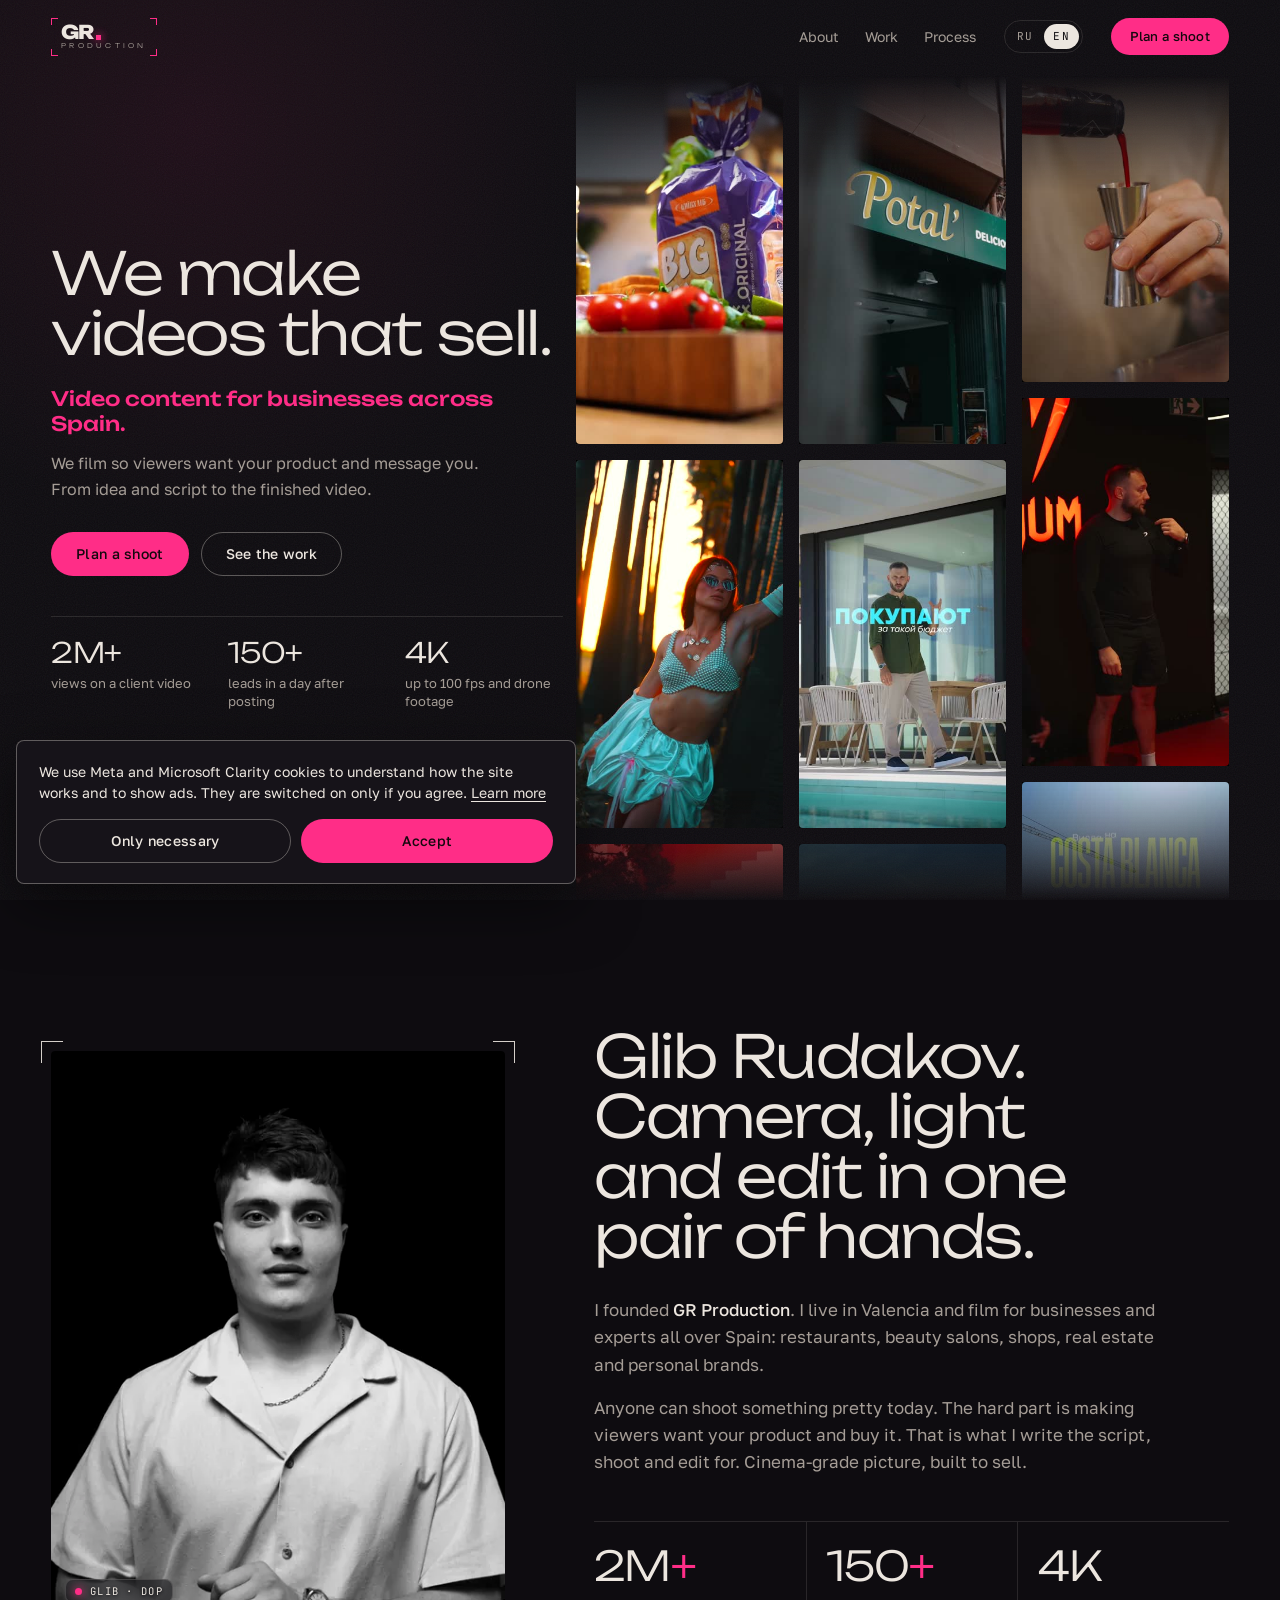
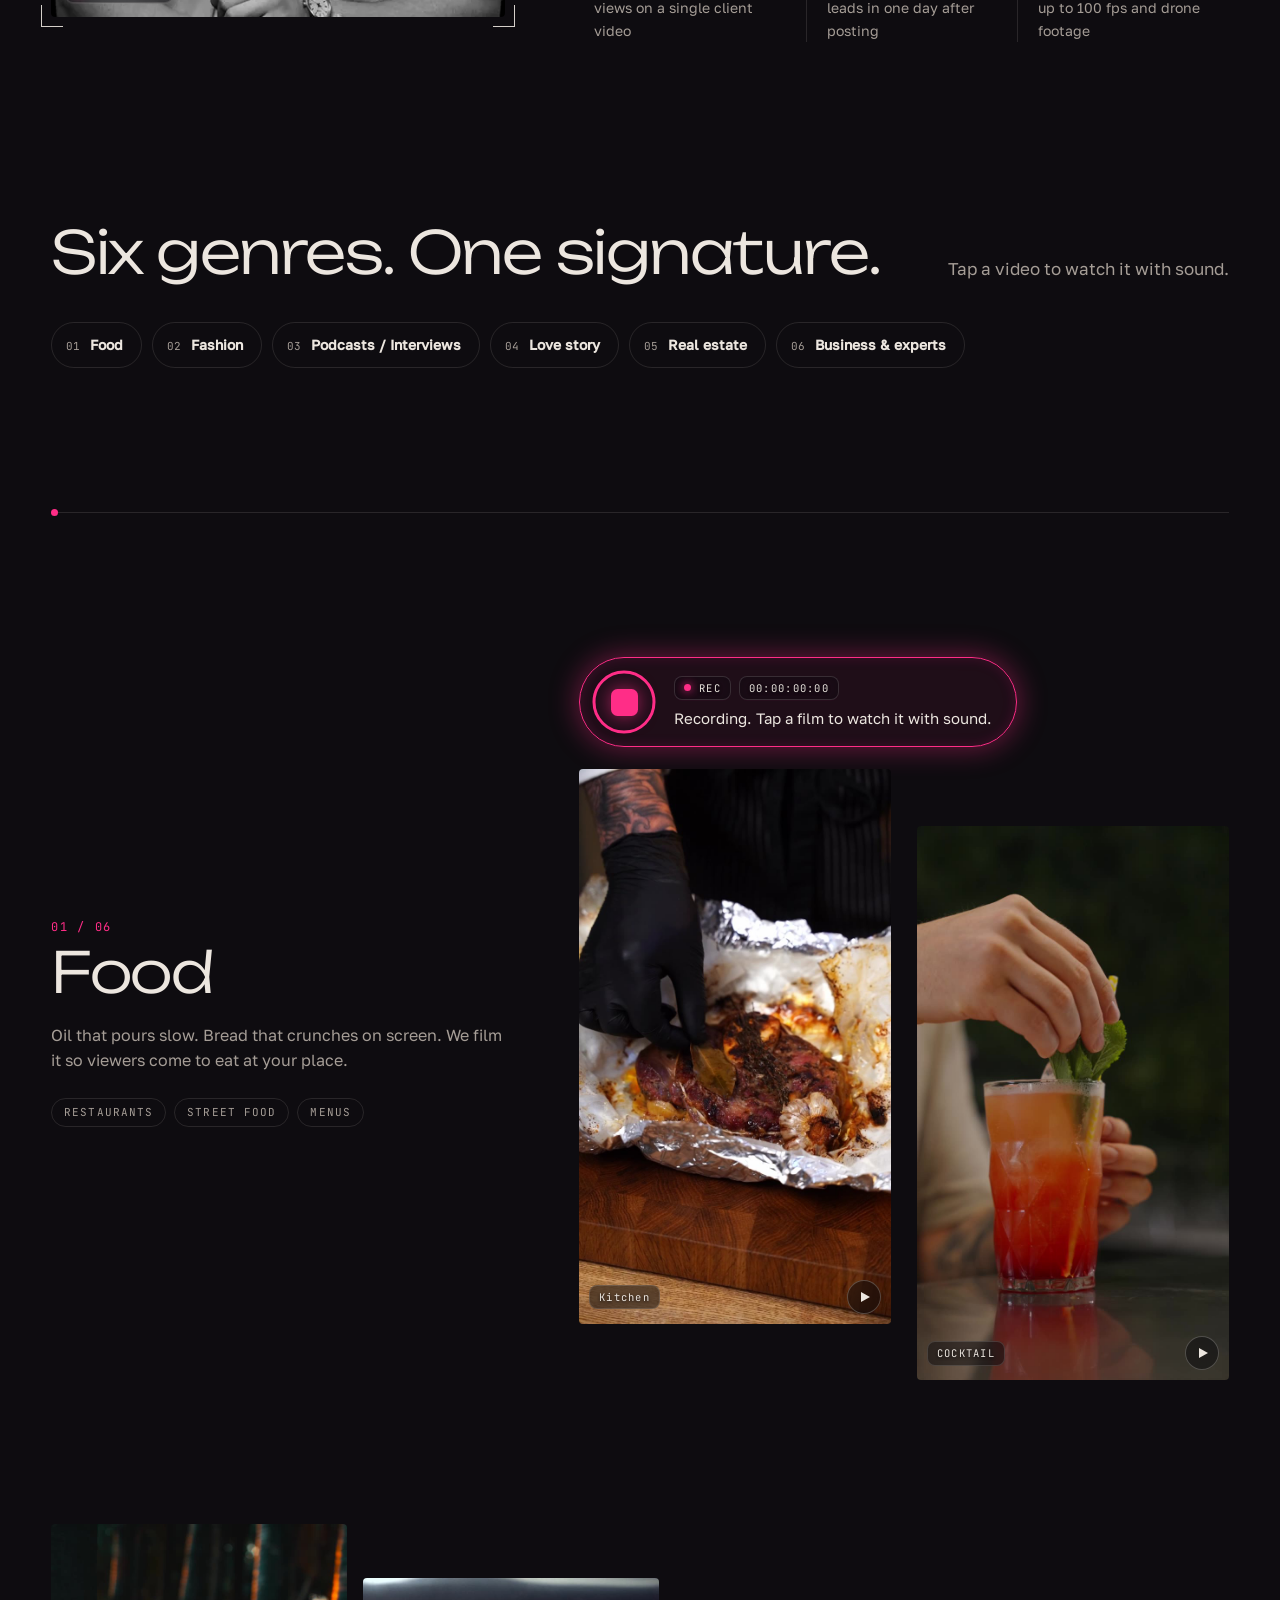
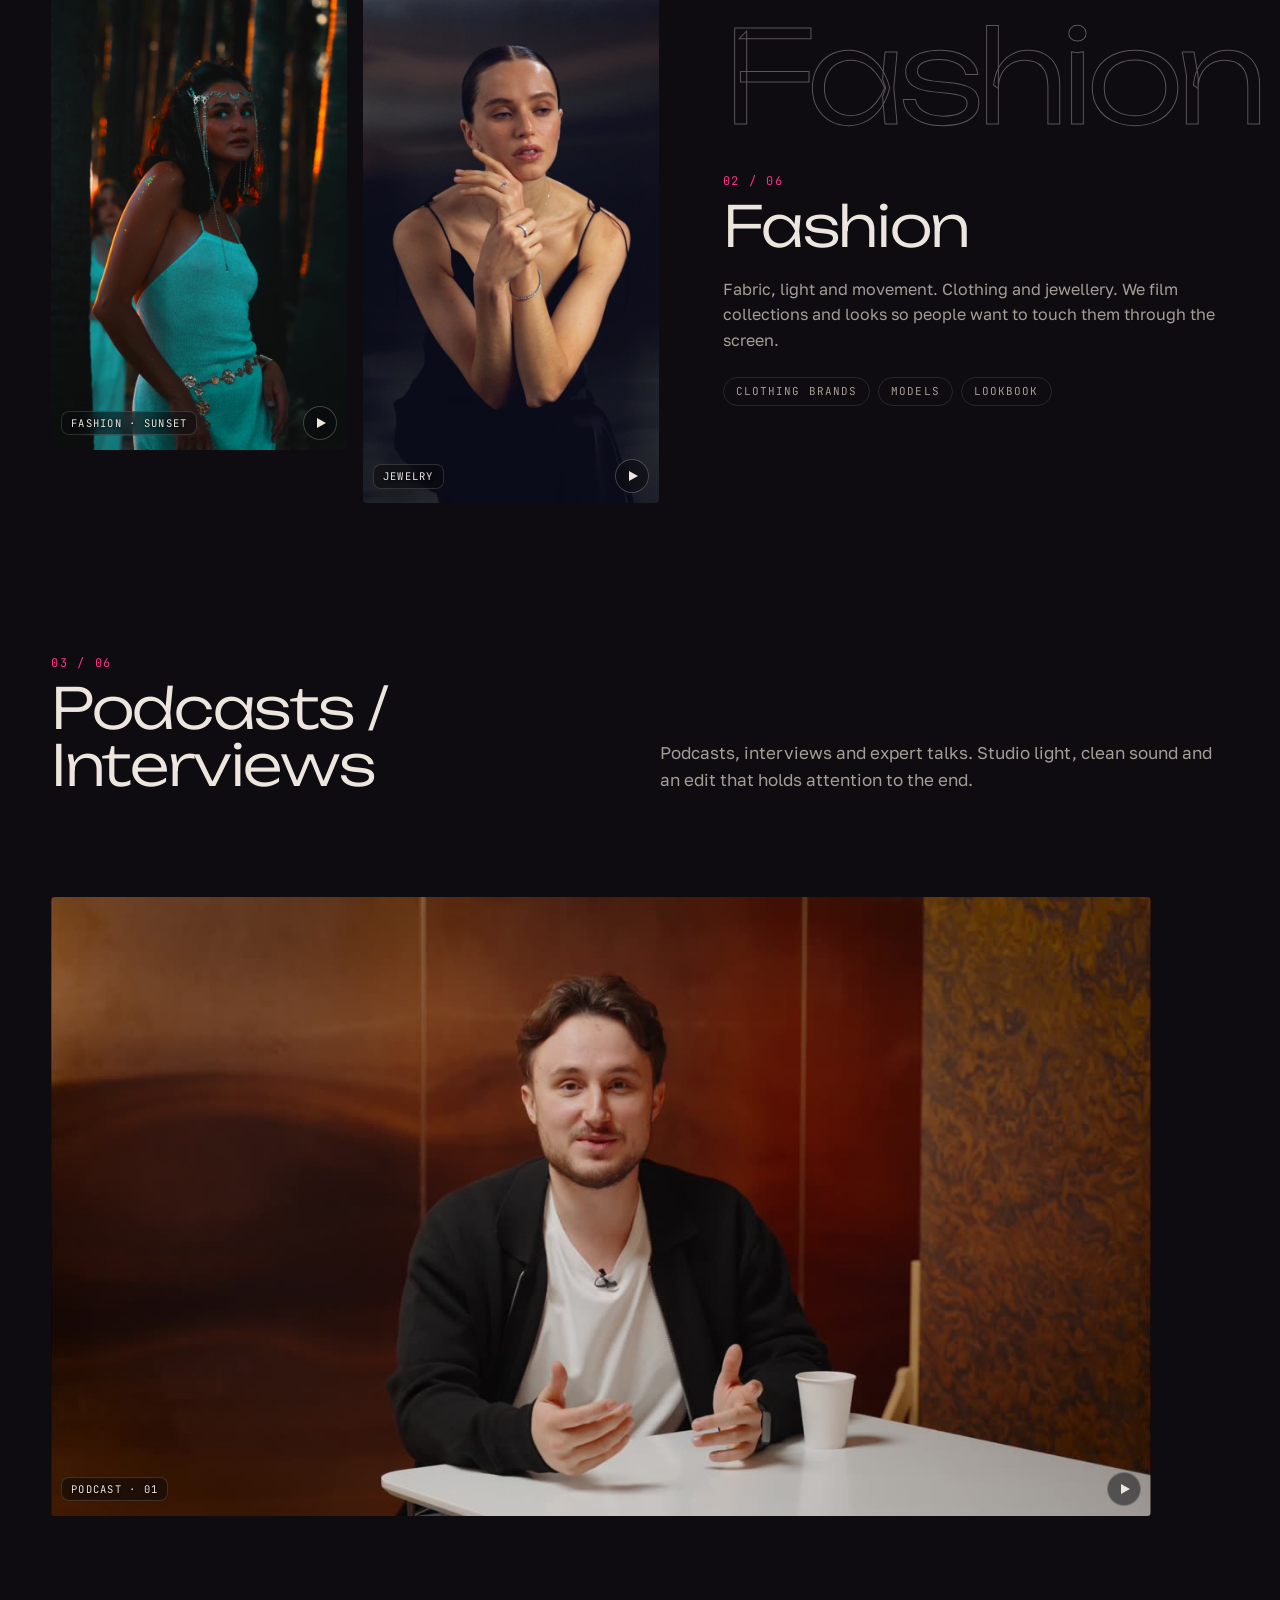
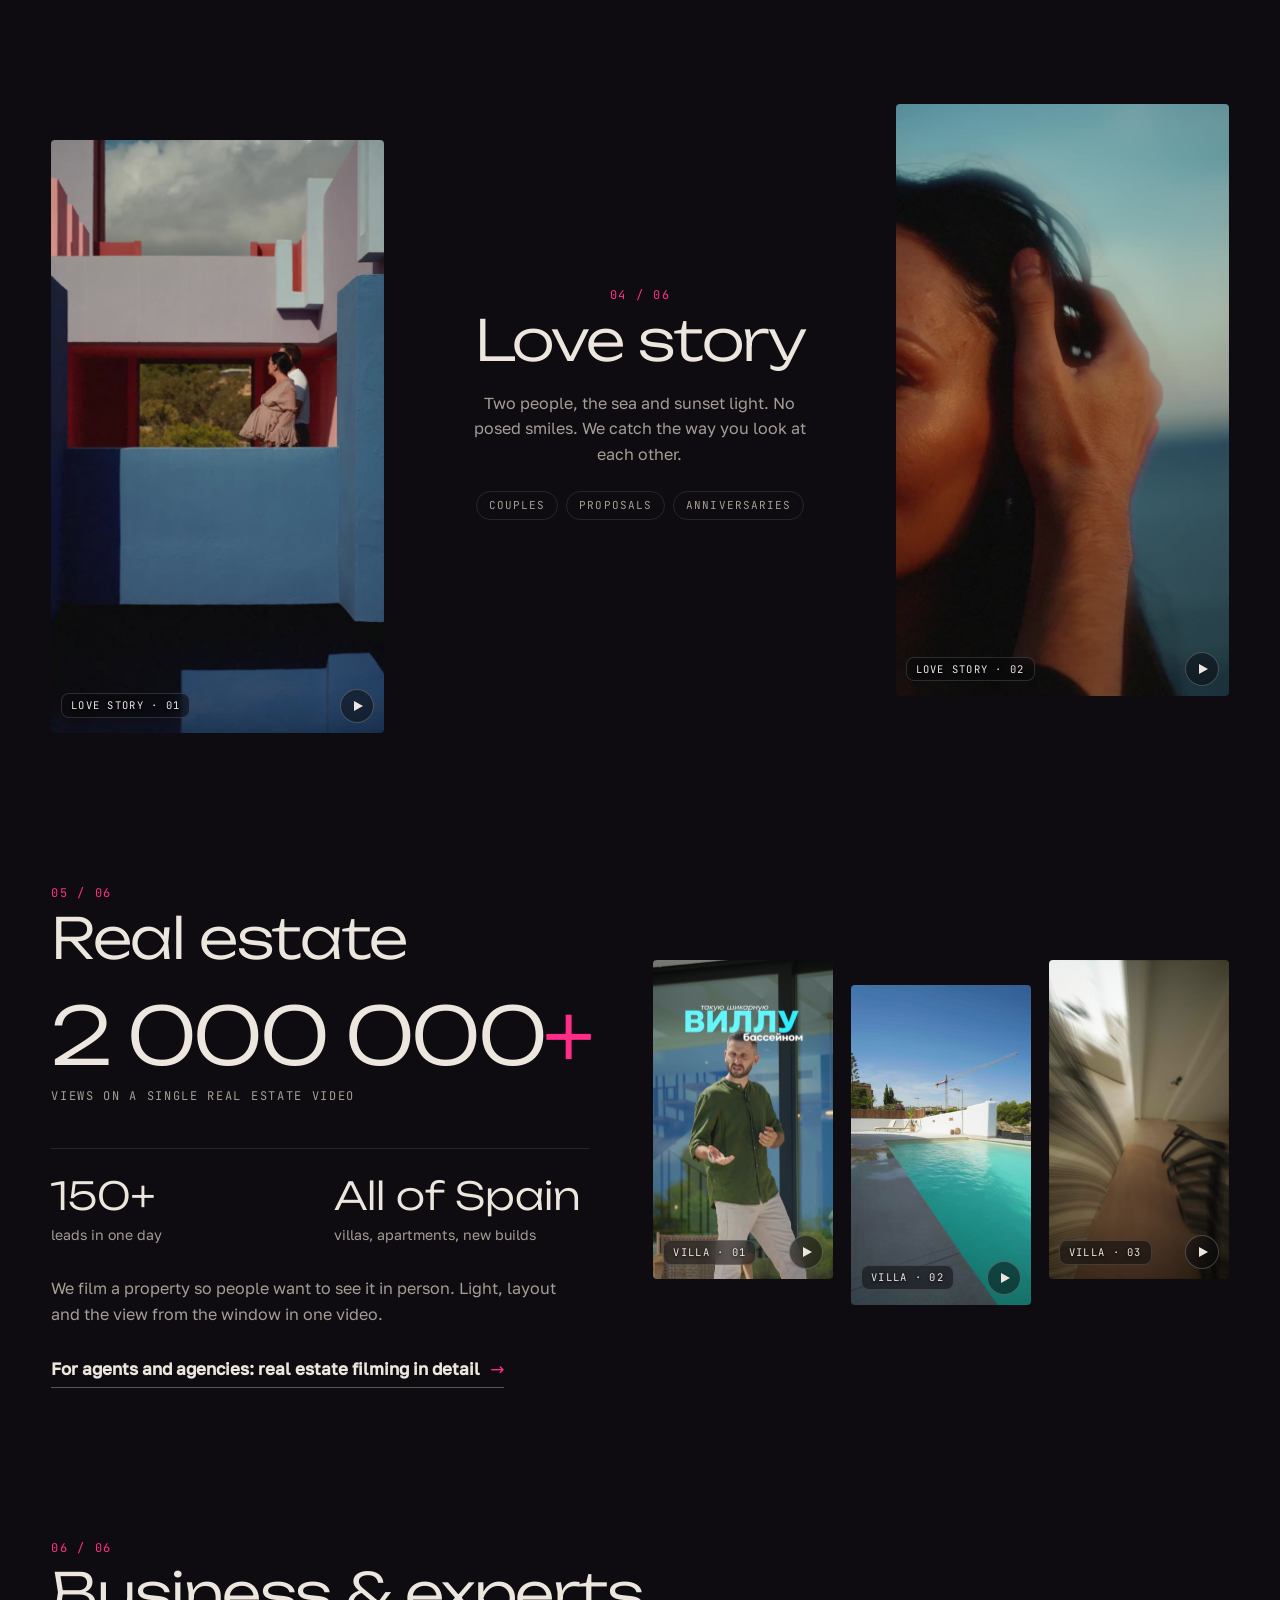
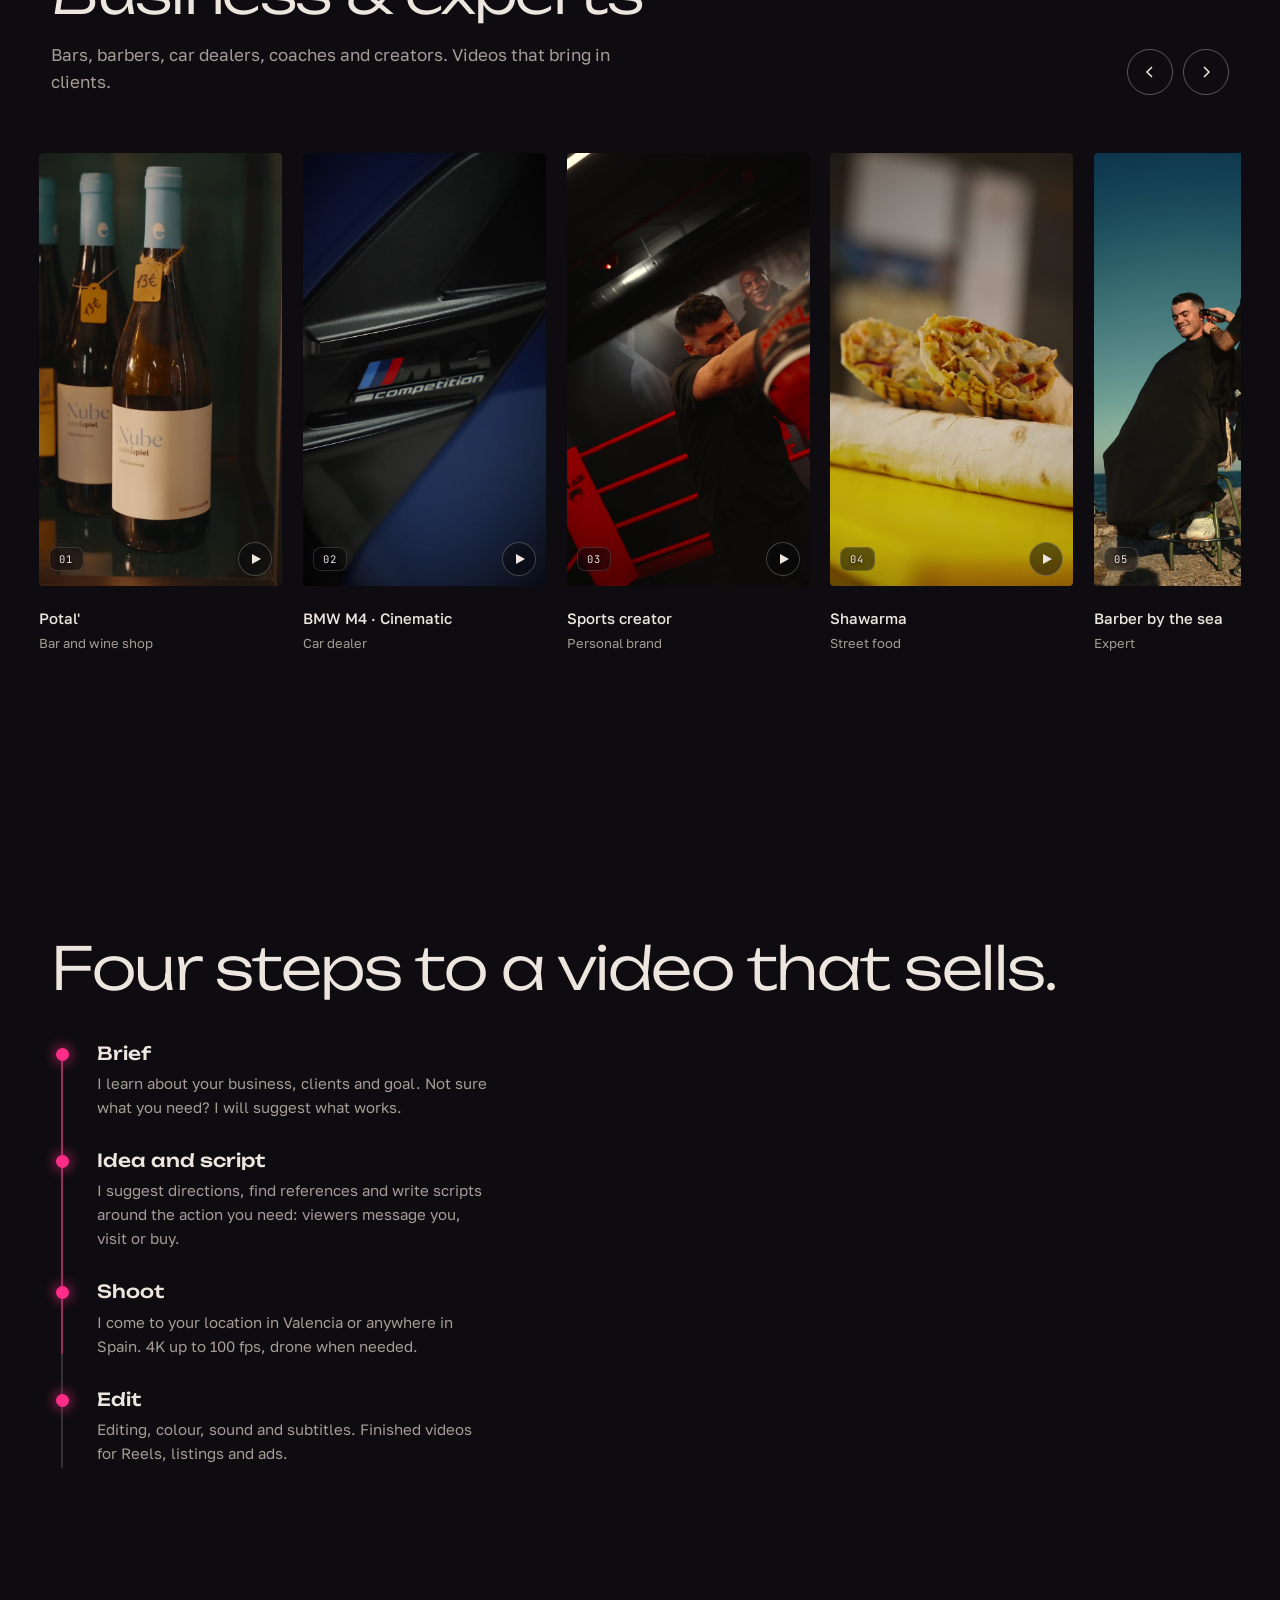
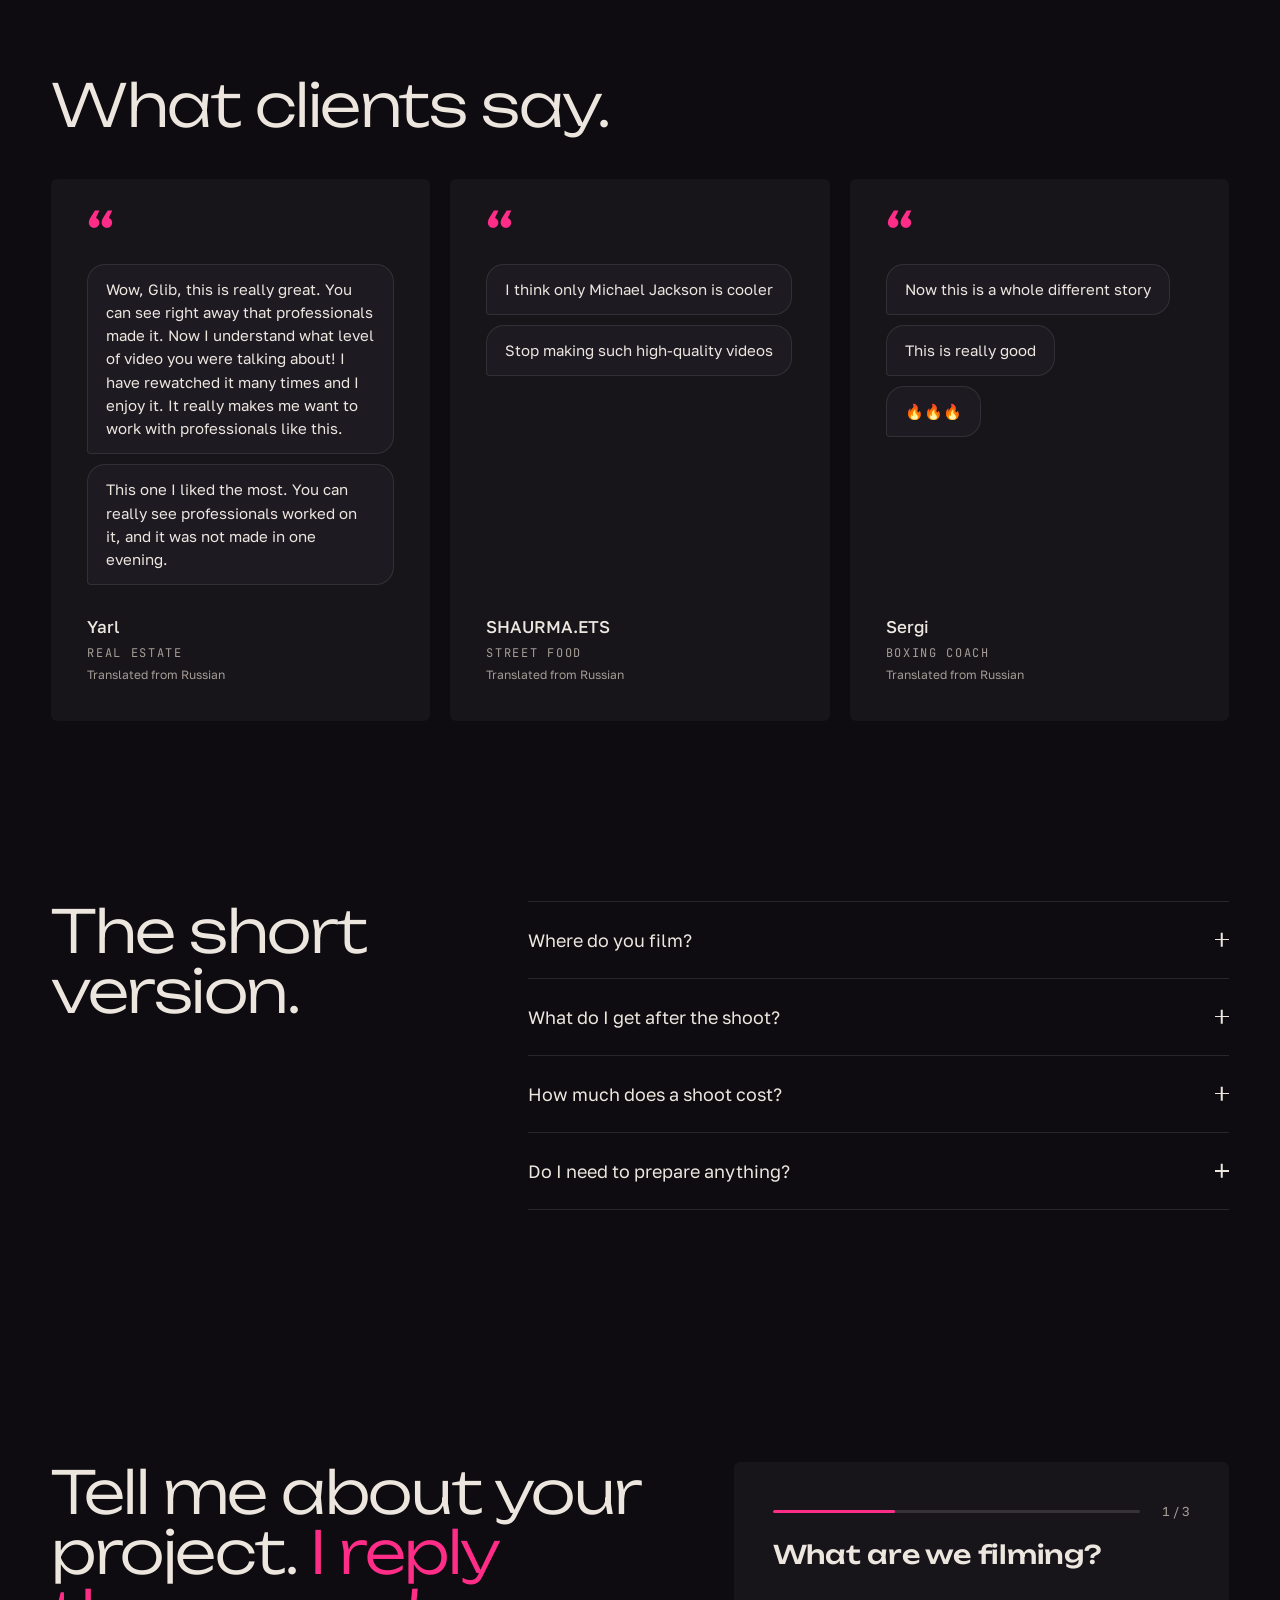
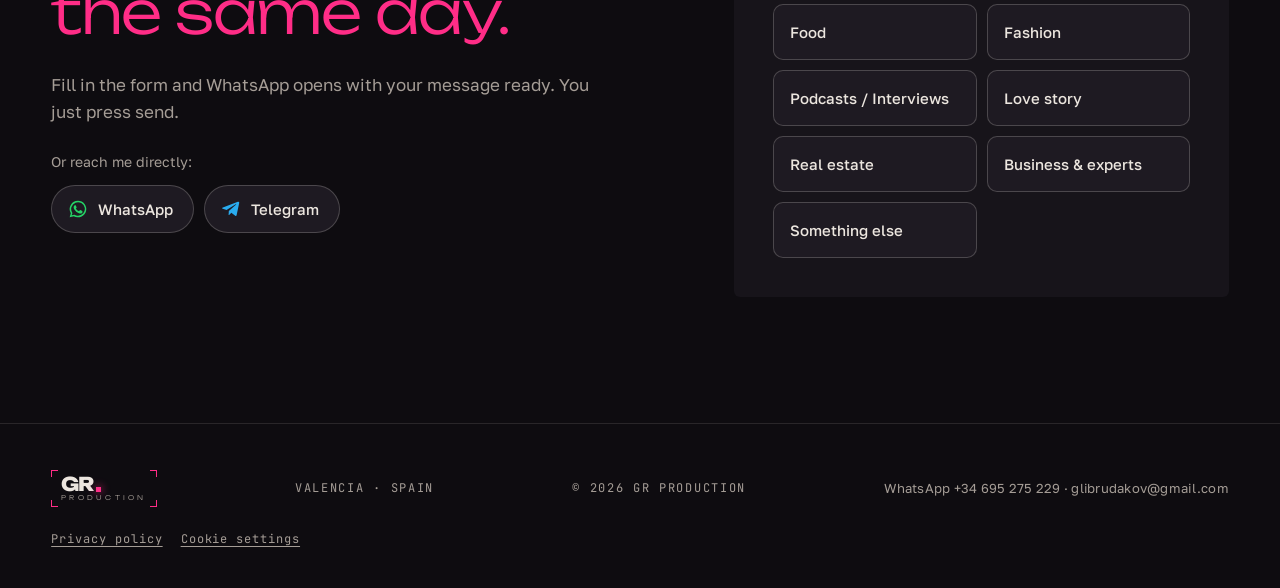
<file: index.html>
<!doctype html>
<html lang="ru">
<head>
<meta charset="utf-8">
<meta name="viewport" content="width=device-width, initial-scale=1">
<title>GR Production · Видеопродакшн в Валенсии</title>
<meta name="description" content="GR Production: видеосъёмка для бизнеса в Валенсии и по всей Испании. Кулинария, фэшн, подкасты и интервью, love story, недвижимость, рилс для экспертов и брендов.">
<meta name="theme-color" content="#0e0c10">
<!-- Domain: when a custom domain is connected, replace https://gr-production.vercel.app in canonical and og:* below -->
<link rel="canonical" href="https://gr-production.vercel.app/">
<meta property="og:type" content="website">
<meta property="og:site_name" content="GR Production">
<meta property="og:locale" content="ru_RU">
<meta property="og:locale:alternate" content="en_US">
<meta property="og:title" content="GR Production · Видеопродакшн в Валенсии">
<meta property="og:description" content="Контент это инвестиция, а не расход. Видео для бизнеса в Испании.">
<meta property="og:url" content="https://gr-production.vercel.app/">
<meta property="og:image" content="https://gr-production.vercel.app/assets/og-main.jpg">
<meta property="og:image:width" content="1200">
<meta property="og:image:height" content="630">
<meta property="og:image:alt" content="GR Production — video production in Valencia">
<meta name="twitter:card" content="summary_large_image">
<link rel="icon" href="data:image/svg+xml,%3Csvg xmlns='http://www.w3.org/2000/svg' viewBox='0 0 64 64'%3E%3Crect width='64' height='64' rx='12' fill='%230e0c10'/%3E%3Cpath d='M10 22V10h12M42 10h12v12M54 42v12H42M22 54H10V42' stroke='%23ece6df' stroke-width='3' fill='none'/%3E%3Cpath d='M36 18 28 46' stroke='%23ff2d87' stroke-width='4' stroke-linecap='round'/%3E%3C/svg%3E">
<link rel="preload" href="assets/fonts/golos-text-cyrillic-400-normal.woff2" as="font" type="font/woff2" crossorigin>
<link rel="preload" href="assets/fonts/unbounded-cyrillic-300-normal.woff2" as="font" type="font/woff2" crossorigin>
<link rel="stylesheet" href="assets/fonts/fonts.css">
<link rel="stylesheet" href="assets/site.css">
<!-- Tracking. Microsoft Clarity runs for everyone: cookieless (consent "denied") until the visitor accepts cookies.
     Meta Pixel loads only after "Accept" in the cookie banner (see assets/site.js). -->
<script>
(function(){
  var consented=false;try{consented=localStorage.getItem('gr-consent')==='all'}catch(e){}
  /* Microsoft Clarity */
  (function(c,l,a,r,i,t,y){
      c[a]=c[a]||function(){(c[a].q=c[a].q||[]).push(arguments)};
      t=l.createElement(r);t.async=1;t.src="https://www.clarity.ms/tag/"+i;
      y=l.getElementsByTagName(r)[0];y.parentNode.insertBefore(t,y);
  })(window, document, "clarity", "script", "zehzh2i2qh");
  window.clarity('consentv2',{ad_Storage:consented?'granted':'denied',analytics_Storage:consented?'granted':'denied'});
  window.grLoadTracking=function(){
    if(window.grTrackingLoaded)return;window.grTrackingLoaded=true;
    window.clarity('consentv2',{ad_Storage:'granted',analytics_Storage:'granted'});
    /* Meta Pixel */
    !function(f,b,e,v,n,t,s)
    {if(f.fbq)return;n=f.fbq=function(){n.callMethod?
    n.callMethod.apply(n,arguments):n.queue.push(arguments)};
    if(!f._fbq)f._fbq=n;n.push=n;n.loaded=!0;n.version='2.0';
    n.queue=[];t=b.createElement(e);t.async=!0;
    t.src=v;s=b.getElementsByTagName(e)[0];
    s.parentNode.insertBefore(t,s)}(window, document,'script',
    'https://connect.facebook.net/en_US/fbevents.js');
    fbq('init', '1424387709488259');
    /* the same eventID goes to the Conversions API (assets/site.js) so Meta counts this view once */
    window.grPv=window.grPv||('pv.'+Date.now()+'.'+Math.random().toString(36).slice(2,8));
    fbq('track', 'PageView', {}, {eventID: window.grPv});
  };
  if(consented)window.grLoadTracking();
})();
</script>
<script type="application/ld+json">{"@context": "https://schema.org", "@graph": [{"@type": "ProfessionalService", "@id": "https://gr-production.vercel.app/#business", "name": "GR Production", "url": "https://gr-production.vercel.app/", "image": "https://gr-production.vercel.app/assets/og-main.jpg", "telephone": "+34695275229", "email": "glibrudakov@gmail.com", "priceRange": "от 100 €", "address": {"@type": "PostalAddress", "addressLocality": "Valencia", "addressRegion": "Comunidad Valenciana", "addressCountry": "ES"}, "areaServed": {"@type": "Country", "name": "Spain"}, "founder": {"@type": "Person", "name": "Glib Rudakov", "jobTitle": "Videographer, DOP"}, "sameAs": ["https://t.me/gr_production_eu"], "knowsLanguage": ["ru", "en", "uk"], "description": "Видеопродакшн в Валенсии: рилс, реклама и контент для бизнеса, недвижимости, ресторанов, брендов и мероприятий по всей Испании."}, {"@type": "FAQPage", "mainEntity": [{"@type": "Question", "name": "Где вы снимаете?", "acceptedAnswer": {"@type": "Answer", "text": "Базируюсь в Валенсии, выезжаю по всей Испании. Выезд за пределы Валенсии считается отдельно: дорога, питание и, если нужно, проживание."}}, {"@type": "Question", "name": "Что я получу после съёмки?", "acceptedAnswer": {"@type": "Answer", "text": "Готовые смонтированные ролики под рилс, объявления и рекламу. Количество и формат роликов согласуем на брифе под вашу задачу."}}, {"@type": "Question", "name": "Сколько стоит съёмка?", "acceptedAnswer": {"@type": "Answer", "text": "Ролик — в среднем от 100 €, съёмочный день (6 часов) — от 400 €. В цену входит всё: сценарий, съёмка и монтаж. Точную сумму назову после короткого брифа."}}, {"@type": "Question", "name": "Мне нужно что-то готовить?", "acceptedAnswer": {"@type": "Answer", "text": "Нет. План съёмки и сценарии пишу я. От вас нужна локация и пара часов вашего времени."}}]}]}</script>
</head>
<body>
<a class="skip" href="#main" data-i18n="skip">К содержанию</a>
<div class="env" aria-hidden="true"></div>

<nav class="nav" id="nav" aria-label="Main">
  <a class="logo" href="#top" aria-label="GR Production"><span class="grlogo" aria-hidden="true"><i></i><i></i><i></i><i></i><b>GR</b><small>PRODUCTION</small></span></a>
  <div class="links">
    <a href="#about" data-i18n="nav_about">Обо мне</a>
    <a href="#work" data-i18n="nav_work">Работы</a>
    <a href="#process" data-i18n="nav_process">Как работаем</a>
  </div>
  <div class="lang" role="group" aria-label="Language">
    <button type="button" data-lang="ru" aria-pressed="true">RU</button>
    <button type="button" data-lang="en" aria-pressed="false">EN</button>
  </div>
  <a class="btn btn-accent" href="#contact" data-i18n="nav_cta">Обсудить съёмку</a>
</nav>

<main id="main" tabindex="-1">
<span id="top"></span>
<section id="hero" class="hwall" aria-label="GR Production">
  <div class="hw-in">
    <div class="hw-copy">
      <h1 data-i18n="hw_title">Делаем видео, которые продают.</h1>
      <p class="hw-rot" aria-hidden="true"><span id="hwrot" data-i18n="hw_r1" data-rot="hw_r1,hw_r2">Видео-контент для бизнеса по всей Испании.</span></p>
      <p class="hw-sub" data-i18n="hw_sub">Снимаем так, чтобы зритель захотел ваш продукт и написал вам. От идеи и сценария до готового ролика.</p>
      <div class="ctas">
        <a class="btn btn-accent" href="#contact" data-i18n="cta_main">Обсудить съёмку</a>
        <a class="btn btn-ghost" href="#work" data-i18n="cta_work">Смотреть работы</a>
      </div>
      <ul class="hw-facts">
        <li><b>2M+</b><span data-i18n="hw_f1">просмотров у ролика клиента</span></li>
        <li><b>150+</b><span data-i18n="hw_f2">заявок за день после публикации</span></li>
        <li><b>4K</b><span data-i18n="hw_f3">до 100 кадров в секунду и съёмка с дрона</span></li>
      </ul>
    </div>
    <div class="hw-wall" id="hwwall">
      <div class="hw-col hw-c1"><div class="hw-track"><button class="hw-reel" type="button" data-v="culinary" data-title="Кулинария"><span class="hw-scr" style="background-image:url('assets/h/culinary.jpg')"></span></button><button class="hw-reel" type="button" data-v="fashion" data-title="Fashion · Sunset"><span class="hw-scr" style="background-image:url('assets/h/fashion.jpg')"></span></button><button class="hw-reel" type="button" data-v="love1" data-title="Love story · Calpe"><span class="hw-scr" style="background-image:url('assets/h/love1.jpg')"></span></button><button class="hw-reel" type="button" data-v="jewelry" data-title="Jewelry"><span class="hw-scr" style="background-image:url('assets/h/jewelry.jpg')"></span></button><button class="hw-reel" type="button" data-v="shawarma" data-title="Shawarma"><span class="hw-scr" style="background-image:url('assets/h/shawarma.jpg')"></span></button><button class="hw-reel" type="button" data-v="culinary" data-title="Кулинария" aria-hidden="true" tabindex="-1"><span class="hw-scr" style="background-image:url('assets/h/culinary.jpg')"></span></button><button class="hw-reel" type="button" data-v="fashion" data-title="Fashion · Sunset" aria-hidden="true" tabindex="-1"><span class="hw-scr" style="background-image:url('assets/h/fashion.jpg')"></span></button><button class="hw-reel" type="button" data-v="love1" data-title="Love story · Calpe" aria-hidden="true" tabindex="-1"><span class="hw-scr" style="background-image:url('assets/h/love1.jpg')"></span></button><button class="hw-reel" type="button" data-v="jewelry" data-title="Jewelry" aria-hidden="true" tabindex="-1"><span class="hw-scr" style="background-image:url('assets/h/jewelry.jpg')"></span></button><button class="hw-reel" type="button" data-v="shawarma" data-title="Shawarma" aria-hidden="true" tabindex="-1"><span class="hw-scr" style="background-image:url('assets/h/shawarma.jpg')"></span></button></div></div>
      <div class="hw-col hw-c2"><div class="hw-track"><button class="hw-reel" type="button" data-v="potal" data-title="Potal'"><span class="hw-scr" style="background-image:url('assets/h/potal.jpg')"></span></button><button class="hw-reel" type="button" data-v="estate1" data-title="Villa · 01"><span class="hw-scr" style="background-image:url('assets/h/estate1.jpg')"></span></button><button class="hw-reel" type="button" data-v="barber" data-title="Barber"><span class="hw-scr" style="background-image:url('assets/h/barber.jpg')"></span></button><button class="hw-reel" type="button" data-v="bmw2" data-title="BMW M4 · Cinematic"><span class="hw-scr" style="background-image:url('assets/h/bmw2.jpg')"></span></button><button class="hw-reel" type="button" data-v="love2" data-title="Love story · Muralla Roja"><span class="hw-scr" style="background-image:url('assets/h/love2.jpg')"></span></button><button class="hw-reel" type="button" data-v="potal" data-title="Potal'" aria-hidden="true" tabindex="-1"><span class="hw-scr" style="background-image:url('assets/h/potal.jpg')"></span></button><button class="hw-reel" type="button" data-v="estate1" data-title="Villa · 01" aria-hidden="true" tabindex="-1"><span class="hw-scr" style="background-image:url('assets/h/estate1.jpg')"></span></button><button class="hw-reel" type="button" data-v="barber" data-title="Barber" aria-hidden="true" tabindex="-1"><span class="hw-scr" style="background-image:url('assets/h/barber.jpg')"></span></button><button class="hw-reel" type="button" data-v="bmw2" data-title="BMW M4 · Cinematic" aria-hidden="true" tabindex="-1"><span class="hw-scr" style="background-image:url('assets/h/bmw2.jpg')"></span></button><button class="hw-reel" type="button" data-v="love2" data-title="Love story · Muralla Roja" aria-hidden="true" tabindex="-1"><span class="hw-scr" style="background-image:url('assets/h/love2.jpg')"></span></button></div></div>
      <div class="hw-col hw-c3"><div class="hw-track"><button class="hw-reel" type="button" data-v="cocktail" data-title="Cocktail"><span class="hw-scr" style="background-image:url('assets/h/cocktail.jpg')"></span></button><button class="hw-reel" type="button" data-v="blogger" data-title="Blogger"><span class="hw-scr" style="background-image:url('assets/h/blogger.jpg')"></span></button><button class="hw-reel" type="button" data-v="estate2" data-title="Villa · 02"><span class="hw-scr" style="background-image:url('assets/h/estate2.jpg')"></span></button><button class="hw-reel" type="button" data-v="boxing2" data-title="Boxing club"><span class="hw-scr" style="background-image:url('assets/h/boxing2.jpg')"></span></button><button class="hw-reel" type="button" data-v="podcast" data-title="Podcast · Interview"><span class="hw-scr" style="background-image:url('assets/h/podcast.jpg')"></span></button><button class="hw-reel" type="button" data-v="cocktail" data-title="Cocktail" aria-hidden="true" tabindex="-1"><span class="hw-scr" style="background-image:url('assets/h/cocktail.jpg')"></span></button><button class="hw-reel" type="button" data-v="blogger" data-title="Blogger" aria-hidden="true" tabindex="-1"><span class="hw-scr" style="background-image:url('assets/h/blogger.jpg')"></span></button><button class="hw-reel" type="button" data-v="estate2" data-title="Villa · 02" aria-hidden="true" tabindex="-1"><span class="hw-scr" style="background-image:url('assets/h/estate2.jpg')"></span></button><button class="hw-reel" type="button" data-v="boxing2" data-title="Boxing club" aria-hidden="true" tabindex="-1"><span class="hw-scr" style="background-image:url('assets/h/boxing2.jpg')"></span></button><button class="hw-reel" type="button" data-v="podcast" data-title="Podcast · Interview" aria-hidden="true" tabindex="-1"><span class="hw-scr" style="background-image:url('assets/h/podcast.jpg')"></span></button></div></div>
    </div>
    <div class="hw-strip" id="hwstrip"><div class="hw-strack"><button class="hw-reel" type="button" data-v="culinary" data-title="Кулинария"><span class="hw-scr" style="background-image:url('assets/h/culinary.jpg')"></span></button><button class="hw-reel" type="button" data-v="fashion" data-title="Fashion · Sunset"><span class="hw-scr" style="background-image:url('assets/h/fashion.jpg')"></span></button><button class="hw-reel" type="button" data-v="love1" data-title="Love story · Calpe"><span class="hw-scr" style="background-image:url('assets/h/love1.jpg')"></span></button><button class="hw-reel" type="button" data-v="potal" data-title="Potal'"><span class="hw-scr" style="background-image:url('assets/h/potal.jpg')"></span></button><button class="hw-reel" type="button" data-v="estate1" data-title="Villa · 01"><span class="hw-scr" style="background-image:url('assets/h/estate1.jpg')"></span></button><button class="hw-reel" type="button" data-v="barber" data-title="Barber"><span class="hw-scr" style="background-image:url('assets/h/barber.jpg')"></span></button><button class="hw-reel" type="button" data-v="bmw2" data-title="BMW M4 · Cinematic"><span class="hw-scr" style="background-image:url('assets/h/bmw2.jpg')"></span></button><button class="hw-reel" type="button" data-v="love2" data-title="Love story · Muralla Roja"><span class="hw-scr" style="background-image:url('assets/h/love2.jpg')"></span></button><button class="hw-reel" type="button" data-v="cocktail" data-title="Cocktail"><span class="hw-scr" style="background-image:url('assets/h/cocktail.jpg')"></span></button><button class="hw-reel" type="button" data-v="blogger" data-title="Blogger"><span class="hw-scr" style="background-image:url('assets/h/blogger.jpg')"></span></button><button class="hw-reel" type="button" data-v="estate2" data-title="Villa · 02"><span class="hw-scr" style="background-image:url('assets/h/estate2.jpg')"></span></button><button class="hw-reel" type="button" data-v="boxing2" data-title="Boxing club"><span class="hw-scr" style="background-image:url('assets/h/boxing2.jpg')"></span></button><button class="hw-reel" type="button" data-v="jewelry" data-title="Jewelry"><span class="hw-scr" style="background-image:url('assets/h/jewelry.jpg')"></span></button><button class="hw-reel" type="button" data-v="podcast" data-title="Podcast · Interview"><span class="hw-scr" style="background-image:url('assets/h/podcast.jpg')"></span></button><button class="hw-reel" type="button" data-v="shawarma" data-title="Shawarma"><span class="hw-scr" style="background-image:url('assets/h/shawarma.jpg')"></span></button><button class="hw-reel" type="button" data-v="culinary" data-title="Кулинария" aria-hidden="true" tabindex="-1"><span class="hw-scr" style="background-image:url('assets/h/culinary.jpg')"></span></button><button class="hw-reel" type="button" data-v="fashion" data-title="Fashion · Sunset" aria-hidden="true" tabindex="-1"><span class="hw-scr" style="background-image:url('assets/h/fashion.jpg')"></span></button><button class="hw-reel" type="button" data-v="love1" data-title="Love story · Calpe" aria-hidden="true" tabindex="-1"><span class="hw-scr" style="background-image:url('assets/h/love1.jpg')"></span></button><button class="hw-reel" type="button" data-v="potal" data-title="Potal'" aria-hidden="true" tabindex="-1"><span class="hw-scr" style="background-image:url('assets/h/potal.jpg')"></span></button><button class="hw-reel" type="button" data-v="estate1" data-title="Villa · 01" aria-hidden="true" tabindex="-1"><span class="hw-scr" style="background-image:url('assets/h/estate1.jpg')"></span></button><button class="hw-reel" type="button" data-v="barber" data-title="Barber" aria-hidden="true" tabindex="-1"><span class="hw-scr" style="background-image:url('assets/h/barber.jpg')"></span></button><button class="hw-reel" type="button" data-v="bmw2" data-title="BMW M4 · Cinematic" aria-hidden="true" tabindex="-1"><span class="hw-scr" style="background-image:url('assets/h/bmw2.jpg')"></span></button><button class="hw-reel" type="button" data-v="love2" data-title="Love story · Muralla Roja" aria-hidden="true" tabindex="-1"><span class="hw-scr" style="background-image:url('assets/h/love2.jpg')"></span></button><button class="hw-reel" type="button" data-v="cocktail" data-title="Cocktail" aria-hidden="true" tabindex="-1"><span class="hw-scr" style="background-image:url('assets/h/cocktail.jpg')"></span></button><button class="hw-reel" type="button" data-v="blogger" data-title="Blogger" aria-hidden="true" tabindex="-1"><span class="hw-scr" style="background-image:url('assets/h/blogger.jpg')"></span></button><button class="hw-reel" type="button" data-v="estate2" data-title="Villa · 02" aria-hidden="true" tabindex="-1"><span class="hw-scr" style="background-image:url('assets/h/estate2.jpg')"></span></button><button class="hw-reel" type="button" data-v="boxing2" data-title="Boxing club" aria-hidden="true" tabindex="-1"><span class="hw-scr" style="background-image:url('assets/h/boxing2.jpg')"></span></button><button class="hw-reel" type="button" data-v="jewelry" data-title="Jewelry" aria-hidden="true" tabindex="-1"><span class="hw-scr" style="background-image:url('assets/h/jewelry.jpg')"></span></button><button class="hw-reel" type="button" data-v="podcast" data-title="Podcast · Interview" aria-hidden="true" tabindex="-1"><span class="hw-scr" style="background-image:url('assets/h/podcast.jpg')"></span></button><button class="hw-reel" type="button" data-v="shawarma" data-title="Shawarma" aria-hidden="true" tabindex="-1"><span class="hw-scr" style="background-image:url('assets/h/shawarma.jpg')"></span></button></div></div>
  </div>
</section>

<!-- ABOUT -->
<section class="sec" id="about">
  <div class="wrap about">
    <div class="portrait vf rv">
      <i class="c tl"></i><i class="c tr"></i><i class="c bl"></i><i class="c br"></i>
      <img class="ri" src="assets/gleb.jpg" srcset="assets/gleb-480.webp 480w, assets/gleb-720.webp 720w, assets/gleb-960.webp 960w" sizes="(max-width: 900px) 90vw, 460px" alt="Glib Rudakov" width="960" height="1200" loading="lazy" decoding="async">
      <span class="chip meta rec" aria-hidden="true"><i></i>GLIB · DOP</span>
    </div>
    <div class="rv">
      <h2 class="ri" data-i18n="about_h">Глеб Рудаков. Камера, свет и монтаж в одних руках.</h2>
      <div class="ri" style="margin-top:30px">
        <p class="lede" data-i18n-html="about_p1">Я основатель <strong>GR Production</strong>. Живу в Валенсии и снимаю видео для бизнеса и экспертов по всей Испании: рестораны, бренды, специалистов, пары и недвижимость.</p>
        <p class="lede" data-i18n="about_p2">Красиво снять сегодня может каждый. Сложнее сделать так, чтобы зритель захотел ваш продукт и купил. Под эту задачу я пишу сценарий, снимаю и монтирую. Картинка уровня кино, но работает она на продажи.</p>
      </div>
      <div class="stats ri">
        <div class="stat"><div class="n"><span data-count="2" data-decimals="1" data-suffix="M">0M</span><em>+</em></div><div class="d" data-i18n="st1">просмотров у одного ролика клиента</div></div>
        <div class="stat"><div class="n"><span data-count="150">0</span><em>+</em></div><div class="d" data-i18n="st2">заявок за один день после публикации</div></div>
        <div class="stat"><div class="n">4K</div><div class="d" data-i18n="st3">до 100 кадров в секунду и съёмка с дрона</div></div>
      </div>
    </div>
  </div>
</section>

<!-- WORK -->
<section class="sec" id="work" style="padding-top:clamp(40px,6vh,80px)">
  <div class="wrap">
    <div class="work-head rv">
      <div>
        <h2 class="ri" data-i18n="work_h">Шесть жанров. Один почерк.</h2>
      </div>
      <p class="lede ri" data-i18n="work_p" style="max-width:40ch">Нажмите на ролик, чтобы посмотреть со звуком.</p>
    </div>
    <nav class="index rv" aria-label="Categories">
      <a class="ri" href="#c-food"><span>01</span><b data-i18n="c1">Кулинария</b></a>
      <a class="ri" href="#c-fashion"><span>02</span><b data-i18n="c2">Фэшн</b></a>
      <a class="ri" href="#c-podcast"><span>03</span><b data-i18n="c3">Ивенты</b></a>
      <a class="ri" href="#c-love"><span>04</span><b data-i18n="c4">Love story</b></a>
      <a class="ri" href="#c-estate"><span>05</span><b data-i18n="c5">Недвижимость</b></a>
      <a class="ri" href="#c-biz"><span>06</span><b data-i18n="c6">Бизнес и эксперты</b></a>
    </nav>

    <div class="cat-line" aria-hidden="true"><i></i></div>

    <!-- 01 food -->
    <article class="cat cat-a" id="c-food">
      <div class="txt rv">
        <span class="num ri">01 / 06</span>
        <h3 class="ri" data-i18n="c1">Кулинария</h3>
        <p class="lede ri" data-i18n="food_p">Масло, которое тянется. Хлеб, который хрустит в кадре. Снимаем так, что зритель идёт к вам поесть.</p>
        <div class="tags ri"><span data-i18n="t_rest">Рестораны</span><span data-i18n="t_street">Стритфуд</span><span data-i18n="t_menu">Меню</span></div>
      </div>
      <div class="recwrap">
        <div class="reccue rv" id="reccue">
          <button class="recgo ri" id="recgo" type="button" aria-pressed="false" aria-describedby="rechint">
            <svg viewBox="0 0 64 64" aria-hidden="true"><circle class="trk" cx="32" cy="32" r="30"/><circle class="prog" cx="32" cy="32" r="30"/></svg>
            <span class="core" aria-hidden="true"></span>
            <span class="sr" data-i18n="rec2_sr">REC</span>
          </button>
          <div class="ri recinfo">
            <div class="recmeta" aria-hidden="true"><span class="chip rec"><i></i><span id="recstate">STBY</span></span><span class="chip" id="rectc">00:00:00:00</span></div>
            <p id="rechint" aria-live="polite"></p>
          </div>
        </div>
      <div class="pair">
        <button class="reel vf" data-v="culinary" data-title="Кулинария"><i class="c tl"></i><i class="c tr"></i><i class="c bl"></i><i class="c br"></i><div class="screen"></div><div class="hud"><span class="chip" data-i18n="r_kitchen">Кухня</span><span class="play"><svg viewBox="0 0 12 12" fill="currentColor"><path d="M2 1l9 5-9 5z"/></svg></span></div></button>
        <button class="reel vf" data-v="cocktail" data-title="Cocktail"><i class="c tl"></i><i class="c tr"></i><i class="c bl"></i><i class="c br"></i><div class="screen"></div><div class="hud"><span class="chip">COCKTAIL</span><span class="play"><svg viewBox="0 0 12 12" fill="currentColor"><path d="M2 1l9 5-9 5z"/></svg></span></div></button>
      </div>
      </div>
    </article>

    <!-- 02 fashion -->
    <article class="cat cat-b has-duo" id="c-fashion">
      <div class="duo"><button class="reel vf" data-v="fashion" data-title="Fashion · Sunset"><i class="c tl"></i><i class="c tr"></i><i class="c bl"></i><i class="c br"></i><div class="screen"></div><div class="hud"><span class="chip">FASHION · SUNSET</span><span class="play"><svg viewBox="0 0 12 12" fill="currentColor"><path d="M2 1l9 5-9 5z"/></svg></span></div></button><button class="reel vf" data-v="jewelry" data-title="Jewelry"><i class="c tl"></i><i class="c tr"></i><i class="c bl"></i><i class="c br"></i><div class="screen"></div><div class="hud"><span class="chip">JEWELRY</span><span class="play"><svg viewBox="0 0 12 12" fill="currentColor"><path d="M2 1l9 5-9 5z"/></svg></span></div></button></div>
      <div class="txt rv">
        <div class="word ri" aria-hidden="true">Fashion</div>
        <span class="num ri">02 / 06</span>
        <h3 class="ri" data-i18n="c2">Фэшн</h3>
        <p class="lede ri" data-i18n="fashion_p">Ткань, свет и архитектура. Снимаем коллекции и образы так, чтобы вещь хотелось потрогать через экран.</p>
        <div class="tags ri"><span data-i18n="t_brands">Бренды одежды</span><span data-i18n="t_models">Модели</span><span data-i18n="t_lookbook">Лукбук</span></div>
      </div>
    </article>

    <!-- 03 podcasts / interviews -->
    <article class="cat cat-c" id="c-podcast">
      <div class="row rv">
        <div><span class="num ri">03 / 06</span><h3 class="ri" style="font:300 clamp(36px,4.4vw,72px)/1 var(--display);letter-spacing:-.025em;margin-top:6px" data-i18n="c3">Ивенты</h3></div>
        <p class="lede ri" data-i18n="events_p">Открытия, презентации, частные вечера. Ловим атмосферу и людей, чтобы событие жило после того, как закончилось.</p>
      </div>
      <div class="wide rv"><button class="reel reel-h vf" data-v="podcast" data-title="Podcast · Interview" data-orient="h"><i class="c tl"></i><i class="c tr"></i><i class="c bl"></i><i class="c br"></i><div class="screen"></div><div class="hud"><span class="chip">PODCAST · 01</span><span class="play"><svg viewBox="0 0 12 12" fill="currentColor"><path d="M2 1l9 5-9 5z"/></svg></span></div></button></div>
    
    </article>

    <!-- 04 love -->
    <article class="cat cat-d" id="c-love">
      <button class="reel vf" data-v="love1" data-title="Love story · Calpe"><i class="c tl"></i><i class="c tr"></i><i class="c bl"></i><i class="c br"></i><div class="screen"></div><div class="hud"><span class="chip">LOVE STORY · 01</span><span class="play"><svg viewBox="0 0 12 12" fill="currentColor"><path d="M2 1l9 5-9 5z"/></svg></span></div></button>
      <div class="txt rv">
        <span class="num ri">04 / 06</span>
        <h3 class="ri" data-i18n="c4">Love story</h3>
        <p class="lede ri" data-i18n="love_p">Двое, море и закатный свет. Без постановочных улыбок. Мы ловим то, как вы смотрите друг на друга.</p>
        <div class="tags ri"><span data-i18n="t_couples">Пары</span><span data-i18n="t_proposal">Предложение</span><span data-i18n="t_anniv">Годовщина</span></div>
      </div>
      <button class="reel vf" data-v="love2" data-title="Love story · Muralla Roja"><i class="c tl"></i><i class="c tr"></i><i class="c bl"></i><i class="c br"></i><div class="screen"></div><div class="hud"><span class="chip">LOVE STORY · 02</span><span class="play"><svg viewBox="0 0 12 12" fill="currentColor"><path d="M2 1l9 5-9 5z"/></svg></span></div></button>
    </article>

    <!-- 05 real estate (placeholder with real case) -->
    <article class="cat cat-e" id="c-estate">
      <div class="txt rv">
        <span class="num ri">05 / 06</span>
        <h3 class="ri" data-i18n="c5">Недвижимость</h3>
        <div class="ri" style="margin-top:34px"><div class="bignum">2 000 000<em>+</em></div><span class="mono" data-i18n="estate_m">просмотров у одного ролика о недвижимости</span></div>
        <div class="facts ri">
          <div><div class="n">150+</div><div class="d" data-i18n="estate_f1">заявок за один день</div></div>
          <div><div class="n" data-i18n="estate_f2n">Вся Испания</div><div class="d" data-i18n="estate_f2">виллы, квартиры, новостройки</div></div>
        </div>
        <p class="lede ri" style="margin-top:30px" data-i18n="estate_p">Показываем объект так, что его хотят увидеть вживую. Свет, планировка и вид из окна в одном ролике.</p>
        <a class="xlink ri" href="real-estate/index.html"><b data-i18n="re_link">Агентам и агентствам: всё о съёмке недвижимости</b><span aria-hidden="true">→</span></a>
      </div>
      <div class="trio">
        <button class="reel vf" data-v="estate1" data-title="Villa · 01"><i class="c tl"></i><i class="c tr"></i><i class="c bl"></i><i class="c br"></i><div class="screen"></div><div class="hud"><span class="chip">VILLA · 01</span><span class="play"><svg viewBox="0 0 12 12" fill="currentColor"><path d="M2 1l9 5-9 5z"/></svg></span></div></button>
        <button class="reel vf" data-v="estate2" data-title="Villa · 02"><i class="c tl"></i><i class="c tr"></i><i class="c bl"></i><i class="c br"></i><div class="screen"></div><div class="hud"><span class="chip">VILLA · 02</span><span class="play"><svg viewBox="0 0 12 12" fill="currentColor"><path d="M2 1l9 5-9 5z"/></svg></span></div></button>
        <button class="reel vf" data-v="estate3" data-title="Villa · 03"><i class="c tl"></i><i class="c tr"></i><i class="c bl"></i><i class="c br"></i><div class="screen"></div><div class="hud"><span class="chip">VILLA · 03</span><span class="play"><svg viewBox="0 0 12 12" fill="currentColor"><path d="M2 1l9 5-9 5z"/></svg></span></div></button>
      </div>
    </article>

    <!-- 06 business rail -->
    <article class="cat" id="c-biz" style="display:block">
      <div class="rail-head rv">
        <div><span class="num ri">06 / 06</span><h3 class="ri" style="font:300 clamp(36px,4.4vw,72px)/1 var(--display);letter-spacing:-.025em;margin-top:6px" data-i18n="c6">Бизнес и эксперты</h3>
        <p class="lede ri" style="margin-top:20px" data-i18n="biz_p">Бары, барберы, автосалоны, тренеры и блогеры. Ролики, которые приводят клиентов.</p></div>
        <div class="arrows ri"><button type="button" id="prev" aria-label="Previous"><svg viewBox="0 0 16 16" fill="none" stroke="currentColor" stroke-width="1.5"><path d="M10 3 5 8l5 5"/></svg></button><button type="button" id="next" aria-label="Next"><svg viewBox="0 0 16 16" fill="none" stroke="currentColor" stroke-width="1.5"><path d="m6 3 5 5-5 5"/></svg></button></div>
      </div>
      <div class="rail" id="rail">
        <div class="item"><button class="reel vf" data-v="potal" data-title="Potal'"><i class="c tl"></i><i class="c tr"></i><i class="c bl"></i><i class="c br"></i><div class="screen"></div><div class="hud"><span class="chip">01</span><span class="play"><svg viewBox="0 0 12 12" fill="currentColor"><path d="M2 1l9 5-9 5z"/></svg></span></div></button><div class="cap"><b>Potal'</b><span data-i18n="cap_bar">Бар и магазин вина</span></div></div>
        <div class="item"><button class="reel vf" data-v="bmw2" data-title="BMW M4 · Cinematic"><i class="c tl"></i><i class="c tr"></i><i class="c bl"></i><i class="c br"></i><div class="screen"></div><div class="hud"><span class="chip">02</span><span class="play"><svg viewBox="0 0 12 12" fill="currentColor"><path d="M2 1l9 5-9 5z"/></svg></span></div></button><div class="cap"><b>BMW M4 · Cinematic</b><span data-i18n="cap_car">Автосалон</span></div></div>
        <div class="item"><button class="reel vf" data-v="blogger" data-title="Blogger"><i class="c tl"></i><i class="c tr"></i><i class="c bl"></i><i class="c br"></i><div class="screen"></div><div class="hud"><span class="chip">03</span><span class="play"><svg viewBox="0 0 12 12" fill="currentColor"><path d="M2 1l9 5-9 5z"/></svg></span></div></button><div class="cap"><b data-i18n="cap_blog_t">Спортивный блогер</b><span data-i18n="cap_blog">Личный бренд</span></div></div>
        <div class="item"><button class="reel vf" data-v="shawarma" data-title="Shawarma"><i class="c tl"></i><i class="c tr"></i><i class="c bl"></i><i class="c br"></i><div class="screen"></div><div class="hud"><span class="chip">04</span><span class="play"><svg viewBox="0 0 12 12" fill="currentColor"><path d="M2 1l9 5-9 5z"/></svg></span></div></button><div class="cap"><b>Shawarma</b><span data-i18n="cap_food">Стритфуд</span></div></div>
        <div class="item"><button class="reel vf" data-v="barber" data-title="Barber"><i class="c tl"></i><i class="c tr"></i><i class="c bl"></i><i class="c br"></i><div class="screen"></div><div class="hud"><span class="chip">05</span><span class="play"><svg viewBox="0 0 12 12" fill="currentColor"><path d="M2 1l9 5-9 5z"/></svg></span></div></button><div class="cap"><b data-i18n="cap_barber_t">Барбер у моря</b><span data-i18n="cap_barber">Эксперт</span></div></div>
        <div class="item"><button class="reel vf" data-v="boxing2" data-title="Boxing club"><i class="c tl"></i><i class="c tr"></i><i class="c bl"></i><i class="c br"></i><div class="screen"></div><div class="hud"><span class="chip">06</span><span class="play"><svg viewBox="0 0 12 12" fill="currentColor"><path d="M2 1l9 5-9 5z"/></svg></span></div></button><div class="cap"><b data-i18n="cap_club_t">Боксёрский клуб</b><span data-i18n="cap_club">Фитнес-студия</span></div></div>
      </div>
    </article>
  </div>
</section>

<!-- PROCESS -->
<section class="sec" id="process">
  <div class="wrap process process-solo">
    <div class="rv">
      <h2 class="ri" data-i18n="proc_h">Четыре шага до видео, которое продаёт.</h2>
      <ol class="steps ri" id="steps">
        <svg class="line" aria-hidden="true" preserveAspectRatio="none"><line x1="1" y1="0" x2="1" y2="100%"/><line class="draw" style="--d:1" x1="1" y1="0" x2="1" y2="100%"/></svg>
        <li class="lit"><b data-i18n="s1t">Бриф</b><p data-i18n="s1p">Узнаю о вашем бизнесе, клиентах и цели. Если не знаете, что именно нужно, подскажу, что сработает.</p></li>
        <li class="lit"><b data-i18n="s2t">Идея и сценарий</b><p data-i18n="s2p">Предлагаю направления, подбираю референсы и пишу сценарии под нужное действие: чтобы зритель написал, пришёл или купил.</p></li>
        <li class="lit"><b data-i18n="s3t">Съёмка</b><p data-i18n="s3p">Приезжаю на локацию в Валенсии или по Испании. 4K до 100 кадров в секунду, при необходимости дрон.</p></li>
        <li class="lit"><b data-i18n="s4t">Монтаж</b><p data-i18n="s4p">Монтаж, цвет, звук и субтитры. Готовые ролики под рилс, объявления и рекламу.</p></li>
      </ol>
    </div>
  </div>
</section>

<!-- REVIEWS (shared block, filled from SITE.reviews) -->
<section class="sec" id="reviews" style="padding-top:clamp(40px,6vh,80px)">
  <div class="wrap rv">
    <h2 class="ri" data-i18n="rev_h">Что говорят клиенты.</h2>
    <div class="quotes ri" id="quotes"></div>
  </div>
</section>

<!-- FAQ -->
<section class="sec" id="faq" style="padding-top:clamp(40px,6vh,80px)">
  <div class="wrap faq">
    <div class="rv"><h2 class="ri" data-i18n="faq_h">Коротко о главном.</h2></div>
    <div class="rv">
      <details class="ri"><summary><span data-i18n="q1">Где вы снимаете?</span><i aria-hidden="true"></i></summary><p data-i18n="a1">Базируюсь в Валенсии, выезжаю по всей Испании. Выезд за пределы Валенсии считается отдельно: дорога, питание и, если нужно, проживание.</p></details>
      <details class="ri"><summary><span data-i18n="q2">Что я получу после съёмки?</span><i aria-hidden="true"></i></summary><p data-i18n="a2">Готовые смонтированные ролики под рилс, объявления и рекламу. Количество и формат роликов согласуем на брифе под вашу задачу.</p></details>
      <details class="ri"><summary><span data-i18n="q3">Сколько стоит съёмка?</span><i aria-hidden="true"></i></summary><p data-i18n="a3">Ролик — в среднем от 100 €, съёмочный день (6 часов) — от 400 €. В цену входит всё: сценарий, съёмка и монтаж. Точную сумму назову после короткого брифа.</p></details>
      <details class="ri"><summary><span data-i18n="q4">Мне нужно что-то готовить?</span><i aria-hidden="true"></i></summary><p data-i18n="a4">Нет. План съёмки и сценарии пишу я. От вас нужна локация и пара часов вашего времени.</p></details>
    </div>
  </div>
</section>

<!-- CONTACT -->
<section class="sec" id="contact">
  <div class="wrap contact">
    <div class="rv">
      <h2 class="ri" data-i18n-html="ct_h">Расскажите о проекте. <em>Я отвечу сегодня.</em></h2>
      <p class="lede ri" style="margin-top:28px" data-i18n="ct_p">Заполните форму, и откроется WhatsApp с готовым сообщением. Останется нажать «отправить».</p>
    </div>
    <form id="form" class="rv quiz" novalidate>
        <div class="qprog" aria-hidden="true"><div class="bar"><i></i></div><span class="qcount">1 / 3</span></div>
        <fieldset class="qstep" data-step="1" data-wa="f_type" data-req data-auto><legend class="qh" data-i18n="q1_t">Что снимаем?</legend>
          <div class="qcards"><label><input type="radio" name="type" value="food"><span data-i18n="c1">Кулинария</span></label><label><input type="radio" name="type" value="fashion"><span data-i18n="c2">Фэшн</span></label><label><input type="radio" name="type" value="podcast"><span data-i18n="c3">Подкасты / Интервью</span></label><label><input type="radio" name="type" value="love_story"><span data-i18n="c4">Love story</span></label><label><input type="radio" name="type" value="real_estate"><span data-i18n="c5">Недвижимость</span></label><label><input type="radio" name="type" value="business"><span data-i18n="c6">Бизнес и эксперты</span></label><label><input type="radio" name="type" value="other"><span data-i18n="f_other">Другое</span></label></div>
          <small class="qerr" aria-live="polite"></small>
        </fieldset>
        <div class="qstep" data-step="2" data-auto hidden><p class="qh" data-i18n="q2_t">Сроки и объём</p>
          <fieldset data-wa="q_when" data-req><legend data-i18n="q_when">Когда нужна съёмка?</legend><div class="chips"><label><input type="radio" name="when" value="1_2_weeks"><span data-i18n="w1">В ближайшие 1–2 недели</span></label><label><input type="radio" name="when" value="this_month"><span data-i18n="w2">В этом месяце</span></label><label><input type="radio" name="when" value="1_3_months"><span data-i18n="w3">Через 1–3 месяца</span></label></div><small class="qerr" aria-live="polite"></small></fieldset>
          <fieldset data-wa="q_vol" data-req><legend data-i18n="q_vol">Сколько контента нужно?</legend><div class="chips"><label><input type="radio" name="volume" value="one"><span data-i18n="v1">Один ролик</span></label><label><input type="radio" name="volume" value="month"><span data-i18n="v2">Контент на месяц</span></label><label><input type="radio" name="volume" value="regular"><span data-i18n="v3">Регулярно, каждый месяц</span></label></div><small class="qerr" aria-live="polite"></small></fieldset>
          <div class="qnav"><button type="button" class="btn btn-ghost qback" data-i18n="q_back">Назад</button><button type="button" class="btn btn-accent qnext" data-i18n="q_next">Дальше</button></div>
        </div>
        <div class="qstep" data-step="3" hidden><p class="qh" data-i18n="q3_t">Куда прислать ответ?</p>
          <label><span data-i18n="f_name">Имя</span><input name="name" required autocomplete="name" data-i18n-ph="f_name_ph" placeholder="Как к вам обращаться"></label>
          <label class="qphone"><span data-i18n="f_phone">Номер WhatsApp</span><input name="phone" type="tel" inputmode="tel" autocomplete="tel" required data-i18n-ph="f_phone_ph" placeholder="+34 600 000 000"><small class="qerr" aria-live="polite"></small></label>
          <div class="qnav"><button type="button" class="btn btn-ghost qback" data-i18n="q_back">Назад</button><button class="btn btn-accent qsubmit" type="submit" data-i18n="f_btn">Отправить в WhatsApp</button></div>
          <p class="note" data-i18n="f_note">Без спама. Отвечаю лично.</p><p class="ok" role="status" data-i18n="f_ok">Открываем WhatsApp.</p>
        </div>
      </form>
  </div>
</section>
</main>

<footer>
  <div class="wrap">
    <a class="logo" href="#top" aria-label="GR Production"><span class="grlogo" aria-hidden="true"><i></i><i></i><i></i><i></i><b>GR</b><small>PRODUCTION</small></span></a>
    <span class="mono" data-i18n="ft">Валенсия · Испания</span>
    <span class="mono">© 2026 GR Production</span>
  </div>
</footer>

<div class="lb" id="lb" role="dialog" aria-modal="true" aria-label="Video">
  <button class="close" id="lbclose" type="button" aria-label="Close"><svg viewBox="0 0 16 16" fill="none" stroke="#ece6df" stroke-width="1.6"><path d="M3 3l10 10M13 3 3 13"/></svg></button>
  <div class="box"><video id="lbv" controls playsinline></video></div>
</div>

<script>
window.PAGE = {
  id: 'main', label: 'GR Production', base: 'assets/',
  T: {
ru:{
skip:"К содержанию",nav_about:"Обо мне",nav_work:"Работы",nav_process:"Как работаем",nav_cta:"Обсудить съёмку",
hw_kicker:"GR Production · Валенсия",hw_title:"Делаем видео, которые продают.",hw_r1:"Видео-контент для бизнеса по всей Испании.",hw_r2:"Кадры, ради которых останавливают ленту.",hw_sub:"Снимаем так, чтобы зритель захотел ваш продукт и написал вам. От идеи и сценария до готового ролика.",hw_f1:"просмотров у ролика клиента",hw_f2:"заявок за день после публикации",hw_f3:"до 100 кадров в секунду и съёмка с дрона",h_kicker:"Видеопродакшн · Валенсия",h_title:"GR Production",h_sub:"Снимаем рекламу, рилс и истории для бизнеса по всей Испании.",
h2_big:"Кадр, ради которого останавливают ленту.",h2_sub:"Свет, цвет и монтаж уровня кино. В вертикальном формате, где сейчас ваши клиенты.",
h3_sub:"Ресторан, бренд одежды, свадьба или эксперт. Снимаем всё, что можно показать красиво.",h3_big:"Еда. Мода. Любовь. Бренды.",
h4_big:"Контент это инвестиция, а не расход.",h4_sub:"Один съёмочный день даёт 20–30 роликов на месяц вперёд.",cta_main:"Обсудить съёмку",cta_work:"Смотреть работы",
photo_soon:"Фото скоро",about_k:"Обо мне",about_h:"Глеб Рудаков. Камера, свет и монтаж в одних руках.",
about_p1:"Я основатель <strong>GR Production</strong>. Живу в Валенсии и снимаю для бизнеса и экспертов по всей Испании: рестораны, салоны красоты, магазины, недвижимость и личные бренды.",
about_p2:"Красиво снять сегодня может каждый. Сложнее сделать так, чтобы зритель захотел ваш продукт и купил. Под эту задачу я пишу сценарий, снимаю и монтирую. Картинка уровня кино, но работает она на продажи.",
st1:"просмотров у одного ролика клиента",st2:"заявок за один день после публикации",st3:"до 100 кадров в секунду и съёмка с дрона",
work_k:"Работы",work_h:"Шесть жанров. Один почерк.",work_p:"Нажмите на ролик, чтобы посмотреть со звуком.",
c1:"Кулинария",c2:"Фэшн",c3:"Подкасты / Интервью",c4:"Love story",c5:"Недвижимость",c6:"Бизнес и эксперты",
food_p:"Масло, которое тянется. Хлеб, который хрустит в кадре. Снимаем так, что зритель идёт к вам поесть.",t_rest:"Рестораны",t_street:"Стритфуд",t_menu:"Меню",r_kitchen:"Кухня",
fashion_p:"Ткань, свет и движение. Одежда и украшения. Снимаем коллекции и образы так, чтобы вещь хотелось потрогать через экран.",t_brands:"Бренды одежды",t_models:"Модели",t_lookbook:"Лукбук",
events_p:"Подкасты, интервью и экспертные разговоры. Студийный свет, чистый звук и монтаж, который держит до конца.",in_edit:"В монтаже",events_soon:"Новые ивенты появятся здесь совсем скоро",
love_p:"Двое, море и закатный свет. Без постановочных улыбок. Мы ловим то, как вы смотрите друг на друга.",t_couples:"Пары",t_proposal:"Предложение",t_anniv:"Годовщина",
estate_m:"просмотров у одного ролика о недвижимости",estate_f1:"заявок за один день",estate_f2n:"Вся Испания",estate_f2:"виллы, квартиры, новостройки",estate_p:"Показываем объект так, что его хотят увидеть вживую. Свет, планировка и вид из окна в одном ролике.",estate_soon:"Ролики с объектами скоро здесь",
biz_p:"Бары, барберы, автосалоны, тренеры и блогеры. Ролики, которые приводят клиентов.",cap_bar:"Бар и магазин вина",cap_car:"Автосалон",cap_barber_t:"Барбер у моря",cap_barber:"Эксперт",cap_box_t:"Бокс",cap_box:"Тренер",cap_blog_t:"Спортивный блогер",cap_blog:"Личный бренд",cap_club_t:"Боксёрский клуб",cap_club:"Фитнес-студия",cap_food:"Стритфуд",
proc_k:"Как работаем",proc_h:"Четыре шага до видео, которое продаёт.",s1t:"Бриф",s1p:"Узнаю о вашем бизнесе, клиентах и цели. Если не знаете, что именно нужно, подскажу, что сработает.",s2t:"Идея и сценарий",s2p:"Предлагаю направления, подбираю референсы и пишу сценарии под нужное действие: чтобы зритель написал, пришёл или купил.",s3t:"Съёмка",s3p:"Приезжаю на локацию в Валенсии или по Испании. 4K до 100 кадров в секунду, при необходимости дрон.",s4t:"Монтаж",s4p:"Монтаж, цвет, звук и субтитры. Готовые ролики под рилс, объявления и рекламу.",
rec_sr:"Нажмите и удерживайте, чтобы снять день",rec_hint:"Нажмите и держите REC",rec_done:"роликов на месяц вперёд",rec_unit:"роликов",
faq_k:"Вопросы",faq_h:"Коротко о главном.",q1:"Где вы снимаете?",a1:"Базируюсь в Валенсии, выезжаю по всей Испании. Выезд за пределы Валенсии считается отдельно: дорога, питание и, если нужно, проживание.",q2:"Что я получу после съёмки?",a2:"Готовые смонтированные ролики под рилс, объявления и рекламу. Количество и формат роликов согласуем на брифе под вашу задачу.",q3:"Сколько стоит съёмка?",a3:"Ролик — в среднем от 100 €, съёмочный день (6 часов) — от 400 €. В цену входит всё: сценарий, съёмка и монтаж. Точную сумму назову после короткого брифа.",q4:"Мне нужно что-то готовить?",a4:"Нет. План съёмки и сценарии пишу я. От вас нужна локация и пара часов вашего времени.",
ct_k:"Заявка",ct_h:"Расскажите о проекте. <em>Я отвечу сегодня.</em>",ct_p:"Заполните форму, и откроется WhatsApp с готовым сообщением. Останется нажать «отправить».",
q1_t:"Что снимаем?",q2_t:"Сроки и объём",q3_t:"Куда прислать ответ?",q_vol:"Сколько контента нужно?",v1:"Один ролик",v2:"Контент на месяц",v3:"Регулярно, каждый месяц",f_link:"Instagram или сайт",f_link_ph:"@ваш_бизнес или ссылка",f_name:"Имя",f_name_ph:"Как к вам обращаться",f_type:"Что снимаем",f_other:"Другое",f_msg:"Пара слов о проекте",f_msg_ph:"Что за бизнес, где снимаем, когда удобно",f_btn:"Отправить в WhatsApp",f_note:"Без спама. Отвечаю лично.",f_ok:"Открываем WhatsApp. Если окно не открылось, проверьте блокировщик всплывающих окон.",f_err:"Напишите, как к вам обращаться.",
wa_hi:"Здравствуйте, Глеб! Заявка с сайта GR Production.",re_link:"Агентам и агентствам: всё о съёмке недвижимости",wa_type:"Съёмка",wa_msg:"О проекте",ft:"Валенсия · Испания",title:"GR Production · Видеопродакшн в Валенсии"},
en:{
skip:"Skip to content",nav_about:"About",nav_work:"Work",nav_process:"Process",nav_cta:"Plan a shoot",
hw_kicker:"GR Production · Valencia",hw_title:"We make videos that sell.",hw_r1:"Video content for businesses across Spain.",hw_r2:"Shots that stop the scroll.",hw_sub:"We film so viewers want your product and message you. From idea and script to the finished video.",hw_f1:"views on a client video",hw_f2:"leads in a day after posting",hw_f3:"up to 100 fps and drone footage",h_kicker:"Video production · Valencia",h_title:"GR Production",h_sub:"Ads, reels and stories for businesses across Spain.",
h2_big:"The shot that stops the scroll.",h2_sub:"Cinema-grade light, colour and editing. In vertical, where your clients are now.",
h3_sub:"A restaurant, a clothing brand, a wedding or an expert. If it can look beautiful, we film it.",h3_big:"Food. Fashion. Love. Brands.",
h4_big:"Content is an investment, not a cost.",h4_sub:"One shoot day gives you 20–30 videos for the month ahead.",cta_main:"Plan a shoot",cta_work:"See the work",
photo_soon:"Photo coming soon",about_k:"About",about_h:"Glib Rudakov. Camera, light and edit in one pair of hands.",
about_p1:"I founded <strong>GR Production</strong>. I live in Valencia and film for businesses and experts all over Spain: restaurants, beauty salons, shops, real estate and personal brands.",
about_p2:"Anyone can shoot something pretty today. The hard part is making viewers want your product and buy it. That is what I write the script, shoot and edit for. Cinema-grade picture, built to sell.",
st1:"views on a single client video",st2:"leads in one day after posting",st3:"up to 100 fps and drone footage",
work_k:"Work",work_h:"Six genres. One signature.",work_p:"Tap a video to watch it with sound.",
c1:"Food",c2:"Fashion",c3:"Podcasts / Interviews",c4:"Love story",c5:"Real estate",c6:"Business & experts",
food_p:"Oil that pours slow. Bread that crunches on screen. We film it so viewers come to eat at your place.",t_rest:"Restaurants",t_street:"Street food",t_menu:"Menus",r_kitchen:"Kitchen",
fashion_p:"Fabric, light and movement. Clothing and jewellery. We film collections and looks so people want to touch them through the screen.",t_brands:"Clothing brands",t_models:"Models",t_lookbook:"Lookbook",
events_p:"Podcasts, interviews and expert talks. Studio light, clean sound and an edit that holds attention to the end.",in_edit:"In the edit",events_soon:"New event films land here very soon",
love_p:"Two people, the sea and sunset light. No posed smiles. We catch the way you look at each other.",t_couples:"Couples",t_proposal:"Proposals",t_anniv:"Anniversaries",
estate_m:"views on a single real estate video",estate_f1:"leads in one day",estate_f2n:"All of Spain",estate_f2:"villas, apartments, new builds",estate_p:"We film a property so people want to see it in person. Light, layout and the view from the window in one video.",estate_soon:"Property films coming soon",
biz_p:"Bars, barbers, car dealers, coaches and creators. Videos that bring in clients.",cap_bar:"Bar and wine shop",cap_car:"Car dealer",cap_barber_t:"Barber by the sea",cap_barber:"Expert",cap_box_t:"Boxing",cap_box:"Coach",cap_blog_t:"Sports creator",cap_blog:"Personal brand",cap_club_t:"Boxing club",cap_club:"Fitness studio",cap_food:"Street food",
proc_k:"Process",proc_h:"Four steps to a video that sells.",s1t:"Brief",s1p:"I learn about your business, clients and goal. Not sure what you need? I will suggest what works.",s2t:"Idea and script",s2p:"I suggest directions, find references and write scripts around the action you need: viewers message you, visit or buy.",s3t:"Shoot",s3p:"I come to your location in Valencia or anywhere in Spain. 4K up to 100 fps, drone when needed.",s4t:"Edit",s4p:"Editing, colour, sound and subtitles. Finished videos for Reels, listings and ads.",
rec_sr:"Press and hold to film a day",rec_hint:"Press and hold REC",rec_done:"videos for the month ahead",rec_unit:"videos",
faq_k:"Questions",faq_h:"The short version.",q1:"Where do you film?",a1:"I am based in Valencia and travel all over Spain. Shoots outside Valencia are priced separately: travel, meals and, if needed, accommodation.",q2:"What do I get after the shoot?",a2:"Finished, edited videos for Reels, listings and ads. We agree on the number and format at the brief, based on your goal.",q3:"How much does a shoot cost?",a3:"A video costs from €100 on average, a full shoot day (6 hours) from €400. Everything is included: script, shoot and edit. I will give you the exact price after a short brief.",q4:"Do I need to prepare anything?",a4:"No. I write the shot plan and scripts. You bring the location and a couple of hours of your time.",
ct_k:"Request",ct_h:"Tell me about your project. <em>I reply the same day.</em>",ct_p:"Fill in the form and WhatsApp opens with your message ready. You just press send.",
q1_t:"What are we filming?",q2_t:"Timing and volume",q3_t:"Where should I reply?",q_vol:"How much content do you need?",v1:"One video",v2:"Content for a month",v3:"Regularly, every month",f_link:"Instagram or website",f_link_ph:"@your_business or a link",f_name:"Name",f_name_ph:"What should I call you",f_type:"What are we filming",f_other:"Something else",f_msg:"A few words about the project",f_msg_ph:"Your business, location, dates that suit you",f_btn:"Send via WhatsApp",f_note:"No spam. I reply personally.",f_ok:"Opening WhatsApp. If nothing opened, check your pop-up blocker.",f_err:"Please tell me your name.",
wa_hi:"Hi Glib! A request from the GR Production website.",re_link:"For agents and agencies: real estate filming in detail",wa_type:"Shoot",wa_msg:"About the project",ft:"Valencia · Spain",title:"GR Production · Video production in Valencia"},
es:{
skip:"Ir al contenido",nav_about:"Sobre mí",nav_work:"Trabajos",nav_process:"Cómo trabajo",nav_cta:"Hablemos",
hw_kicker:"GR Production · Valencia",hw_title:"Hacemos vídeos que venden.",hw_r1:"Contenido en vídeo para negocios en toda España.",hw_r2:"Planos que detienen el scroll.",hw_sub:"Grabamos para que el espectador quiera tu producto y te escriba. Un día de rodaje: 20–30 vídeos para un mes.",hw_f1:"visualizaciones de un vídeo de cliente",hw_f2:"contactos en un día tras publicarlo",hw_f3:"vídeos en un día de rodaje",h_kicker:"Productora de vídeo · Valencia",h_title:"GR Production",h_sub:"Anuncios, reels e historias para negocios en toda España.",
h2_big:"El plano que detiene el scroll.",h2_sub:"Luz, color y montaje de cine. En vertical, donde están tus clientes.",
h3_sub:"Un restaurante, una marca de ropa, una boda o un experto. Si puede verse bonito, lo grabamos.",h3_big:"Comida. Moda. Amor. Marcas.",
h4_big:"El contenido es una inversión, no un gasto.",h4_sub:"Un día de rodaje te da 20–30 vídeos para todo el mes.",cta_main:"Hablemos de tu rodaje",cta_work:"Ver trabajos",
photo_soon:"Foto próximamente",about_k:"Sobre mí",about_h:"Glib Rudakov. Cámara, luz y montaje en las mismas manos.",
about_p1:"Soy el fundador de <strong>GR Production</strong>. Vivo en Valencia y grabo para negocios y expertos en toda España: restaurantes, marcas, especialistas, parejas e inmobiliarias.",
about_p2:"Voy a tu local, grabo y monto yo mismo. Imagen de cine, con un solo objetivo: que vean el vídeo hasta el final y te escriban.",
st1:"visualizaciones de un solo vídeo de cliente",st2:"contactos en un día tras publicarlo",st3:"piezas de contenido en un día de rodaje",
work_k:"Trabajos",work_h:"Seis géneros. Un mismo estilo.",work_p:"Pulsa un vídeo para verlo con sonido.",
c1:"Gastronomía",c2:"Moda",c3:"Pódcasts / Entrevistas",c4:"Love story",c5:"Inmobiliaria",c6:"Negocios y expertos",
food_p:"Aceite que cae despacio. Pan que cruje en pantalla. Lo grabamos para que el público vaya a comer a tu local.",t_rest:"Restaurantes",t_street:"Street food",t_menu:"Cartas",r_kitchen:"Cocina",
fashion_p:"Tela, luz y movimiento. Ropa y joyería. Grabamos colecciones y looks para que den ganas de tocarlos a través de la pantalla.",t_brands:"Marcas de ropa",t_models:"Modelos",t_lookbook:"Lookbook",
events_p:"Pódcasts, entrevistas y charlas de expertos. Luz de estudio, sonido limpio y un montaje que engancha hasta el final.",in_edit:"En montaje",events_soon:"Muy pronto, nuevos eventos aquí",
love_p:"Dos personas, el mar y la luz del atardecer. Sin sonrisas posadas. Captamos cómo os miráis.",t_couples:"Parejas",t_proposal:"Pedidas",t_anniv:"Aniversarios",
estate_m:"visualizaciones de un solo vídeo inmobiliario",estate_f1:"contactos en un día",estate_f2n:"Toda España",estate_f2:"villas, pisos, obra nueva",estate_p:"Grabamos la propiedad para que quieran verla en persona. Luz, distribución y vistas en un solo vídeo.",estate_soon:"Vídeos de propiedades muy pronto",
biz_p:"Bares, barberías, concesionarios, entrenadores y creadores. Vídeos que traen clientes.",cap_bar:"Bar y tienda de vinos",cap_car:"Concesionario",cap_barber_t:"Barbero junto al mar",cap_barber:"Experto",cap_box_t:"Boxeo",cap_box:"Entrenador",cap_blog_t:"Creador deportivo",cap_blog:"Marca personal",cap_club_t:"Club de boxeo",cap_club:"Estudio fitness",cap_food:"Street food",
proc_k:"Cómo trabajo",proc_h:"Un día de rodaje. Un mes de contenido.",s1t:"Llamada",s1p:"Vemos tu negocio, tu público y tu objetivo. Escribo el plan de rodaje y los guiones.",s2t:"Día de rodaje",s2p:"Voy a tu local en Valencia o en cualquier punto de España. En un día grabamos material para 20–30 vídeos.",s3t:"Montaje y color",s3p:"Monto, etalono, ajusto el sonido y pongo subtítulos. Vídeos listos para reels y stories.",
rec_sr:"Mantén pulsado para grabar un día",rec_hint:"Mantén pulsado REC",rec_done:"vídeos para todo el mes",rec_unit:"vídeos",
faq_k:"Preguntas",faq_h:"Lo esencial.",q1:"¿Dónde grabas?",a1:"Estoy en Valencia y me desplazo a rodajes en toda España.",q2:"¿Qué recibo tras el día de rodaje?",a2:"Vídeos montados y listos para reels, stories y anuncios. Normalmente 20–30 piezas, suficientes para un mes de publicaciones.",q3:"¿Cuánto cuesta un rodaje?",a3:"Depende del proyecto, la localización y el número de vídeos. Escríbeme unas palabras y te envío un presupuesto.",q4:"¿Tengo que preparar algo?",a4:"No. Yo escribo el plan de rodaje y los guiones. Tú pones el lugar y un par de horas de tu tiempo.",
ct_k:"Contacto",ct_h:"Cuéntame tu proyecto. <em>Respondo hoy mismo.</em>",ct_p:"Rellena el formulario y se abrirá WhatsApp con tu mensaje listo. Solo tienes que enviarlo.",
q1_t:"¿Qué grabamos?",q2_t:"Plazos y volumen",q3_t:"¿Dónde te respondo?",q_vol:"¿Cuánto contenido necesitas?",v1:"Un vídeo",v2:"Contenido para un mes",v3:"Cada mes, de forma regular",f_link:"Instagram o web",f_link_ph:"@tu_negocio o un enlace",f_name:"Nombre",f_name_ph:"¿Cómo te llamas?",f_type:"Qué grabamos",f_other:"Otro",f_msg:"Unas palabras sobre el proyecto",f_msg_ph:"Tu negocio, dónde grabamos, cuándo te va bien",f_btn:"Enviar por WhatsApp",f_note:"Sin spam. Respondo personalmente.",f_ok:"Abriendo WhatsApp. Si no se abre, revisa el bloqueador de ventanas.",f_err:"Dime cómo te llamas.",
wa_hi:"¡Hola, Glib! Una solicitud desde la web de GR Production.",re_link:"Para agentes e inmobiliarias: todo sobre el vídeo inmobiliario",wa_type:"Rodaje",wa_msg:"Sobre el proyecto",ft:"Valencia · España",title:"GR Production · Productora de vídeo en Valencia"}
}
};
</script>
<script src="assets/site.js" defer></script>

</body></html>
</file>
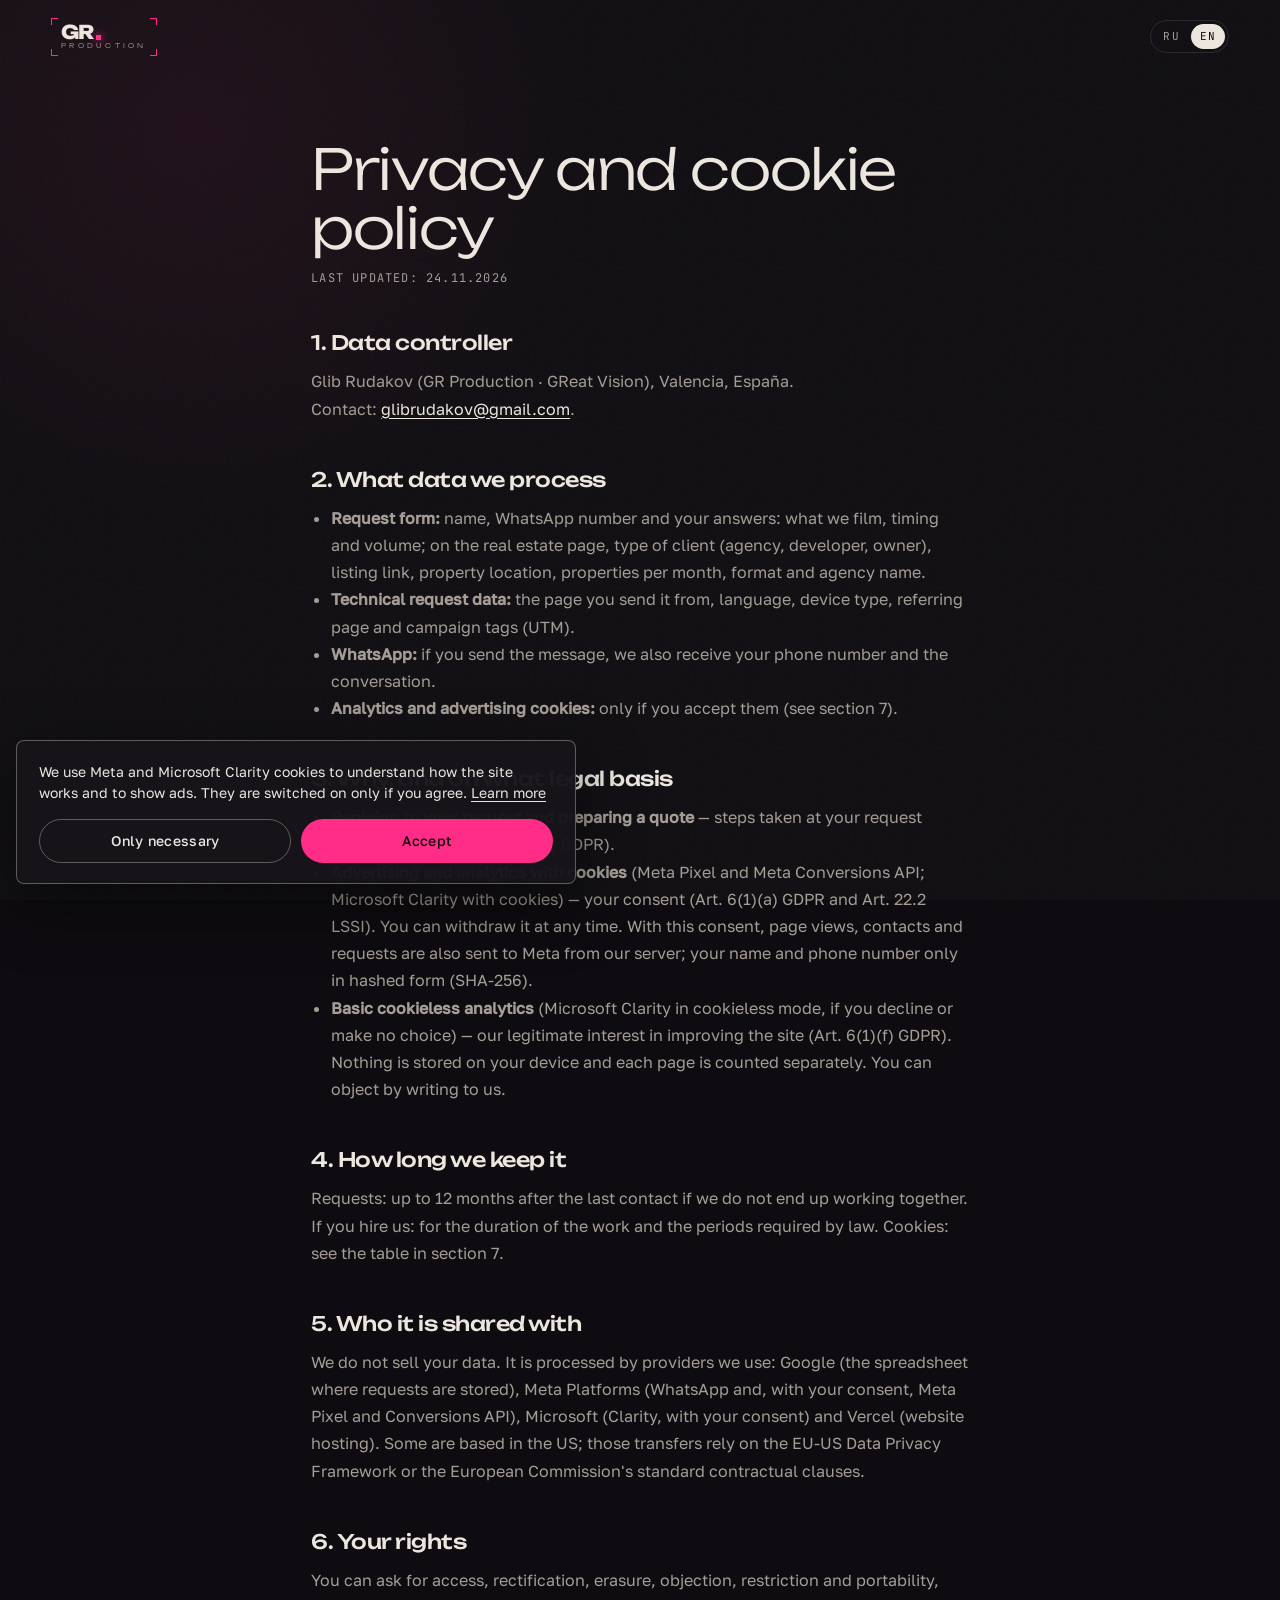
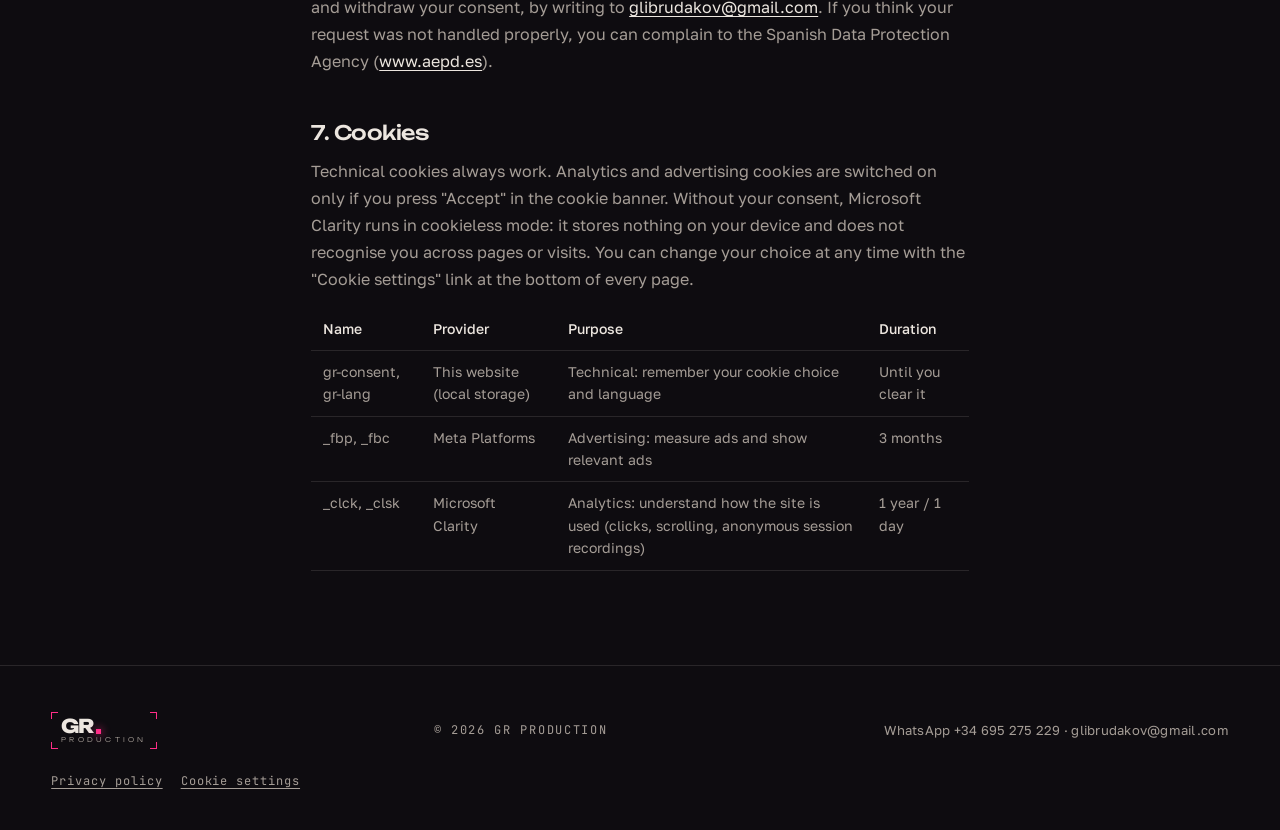
<file: privacy/index.html>
<!doctype html>
<html lang="ru">
<head>
<meta charset="utf-8">
<meta name="viewport" content="width=device-width, initial-scale=1">
<title>Política de privacidad · GR Production</title>
<meta name="robots" content="noindex, follow">
<meta name="theme-color" content="#0e0c10">
<link rel="icon" href="data:image/svg+xml,%3Csvg xmlns='http://www.w3.org/2000/svg' viewBox='0 0 64 64'%3E%3Crect width='64' height='64' rx='12' fill='%230e0c10'/%3E%3Cpath d='M10 22V10h12M42 10h12v12M54 42v12H42M22 54H10V42' stroke='%23ece6df' stroke-width='3' fill='none'/%3E%3Cpath d='M36 18 28 46' stroke='%23ff2d87' stroke-width='4' stroke-linecap='round'/%3E%3C/svg%3E">
<link rel="preload" href="../assets/fonts/golos-text-cyrillic-400-normal.woff2" as="font" type="font/woff2" crossorigin>
<link rel="preload" href="../assets/fonts/unbounded-cyrillic-300-normal.woff2" as="font" type="font/woff2" crossorigin>
<link rel="stylesheet" href="../assets/fonts/fonts.css">
<link rel="stylesheet" href="../assets/site.css">
<!-- Tracking. Microsoft Clarity runs for everyone: cookieless (consent "denied") until the visitor accepts cookies.
     Meta Pixel loads only after "Accept" in the cookie banner (see assets/site.js). -->
<script>
(function(){
  var consented=false;try{consented=localStorage.getItem('gr-consent')==='all'}catch(e){}
  /* Microsoft Clarity */
  (function(c,l,a,r,i,t,y){
      c[a]=c[a]||function(){(c[a].q=c[a].q||[]).push(arguments)};
      t=l.createElement(r);t.async=1;t.src="https://www.clarity.ms/tag/"+i;
      y=l.getElementsByTagName(r)[0];y.parentNode.insertBefore(t,y);
  })(window, document, "clarity", "script", "zehzh2i2qh");
  window.clarity('consentv2',{ad_Storage:consented?'granted':'denied',analytics_Storage:consented?'granted':'denied'});
  window.grLoadTracking=function(){
    if(window.grTrackingLoaded)return;window.grTrackingLoaded=true;
    window.clarity('consentv2',{ad_Storage:'granted',analytics_Storage:'granted'});
    /* Meta Pixel */
    !function(f,b,e,v,n,t,s)
    {if(f.fbq)return;n=f.fbq=function(){n.callMethod?
    n.callMethod.apply(n,arguments):n.queue.push(arguments)};
    if(!f._fbq)f._fbq=n;n.push=n;n.loaded=!0;n.version='2.0';
    n.queue=[];t=b.createElement(e);t.async=!0;
    t.src=v;s=b.getElementsByTagName(e)[0];
    s.parentNode.insertBefore(t,s)}(window, document,'script',
    'https://connect.facebook.net/en_US/fbevents.js');
    fbq('init', '1424387709488259');
    /* the same eventID goes to the Conversions API (assets/site.js) so Meta counts this view once */
    window.grPv=window.grPv||('pv.'+Date.now()+'.'+Math.random().toString(36).slice(2,8));
    fbq('track', 'PageView', {}, {eventID: window.grPv});
  };
  if(consented)window.grLoadTracking();
})();
</script>
</head>
<body>
<a class="skip" href="#main" data-i18n="skip">Ir al contenido</a>
<div class="env" aria-hidden="true"></div>

<nav class="nav solid" id="nav" aria-label="Main">
  <a class="logo" href="../" aria-label="GR Production"><span class="grlogo" aria-hidden="true"><i></i><i></i><i></i><i></i><b>GR</b><small>PRODUCTION</small></span></a>
  <div class="lang" role="group" aria-label="Language" style="margin-left:auto">
    <button type="button" data-lang="ru" aria-pressed="true">RU</button>
    <button type="button" data-lang="en" aria-pressed="false">EN</button>
  </div>
</nav>

<main id="main" tabindex="-1" class="legal">

<!-- ============ ES ============ -->
<article data-l="es">
  <h1>Política de privacidad y cookies</h1>
  <p class="upd">Última actualización: 24.11.2026</p>

  <h2>1. Responsable del tratamiento</h2>
  <p><span data-legal="name"></span> (GR Production · GReat Vision), <span data-legal="city"></span>.<br>Contacto: <span data-legal="contact"></span>.</p>

  <h2>2. Qué datos tratamos</h2>
  <ul>
    <li><b>Formulario de solicitud:</b> nombre, número de WhatsApp y tus respuestas: qué grabamos, plazos y volumen; en la página inmobiliaria, tipo de cliente (agencia, promotora, propietario), enlace al anuncio, ubicación, número de inmuebles al mes, formato y nombre de la agencia.</li>
    <li><b>Datos técnicos de la solicitud:</b> página desde la que la envías, idioma, tipo de dispositivo, página de procedencia y etiquetas de campaña (UTM).</li>
    <li><b>WhatsApp:</b> si envías el mensaje, también recibimos tu número de teléfono y la conversación.</li>
    <li><b>Cookies de analítica y publicidad:</b> solo si las aceptas (ver punto 7).</li>
  </ul>

  <h2>3. Para qué y con qué base legal</h2>
  <ul>
    <li><b>Responder a tu solicitud y preparar un presupuesto</b> — medidas precontractuales a petición tuya (art. 6.1.b RGPD).</li>
    <li><b>Publicidad y analítica con cookies</b> (Meta Pixel y API de conversiones de Meta; Microsoft Clarity con cookies) — tu consentimiento (art. 6.1.a RGPD y art. 22.2 LSSI). Puedes retirarlo en cualquier momento. Con este consentimiento, las visitas, los contactos y las solicitudes también se envían a Meta desde nuestro servidor; tu nombre y teléfono, solo cifrados (hash SHA-256).</li>
    <li><b>Analítica básica sin cookies</b> (Microsoft Clarity en modo sin cookies, si no aceptas o no eliges) — nuestro interés legítimo en mejorar la web (art. 6.1.f RGPD). No se guarda nada en tu dispositivo y cada página se cuenta por separado. Puedes oponerte escribiéndonos.</li>
  </ul>

  <h2>4. Cuánto tiempo los conservamos</h2>
  <p>Las solicitudes, hasta 12 meses desde el último contacto si no llegamos a trabajar juntos. Si contratas el servicio, durante la relación y los plazos que exija la ley. Las cookies, según la tabla del punto 7.</p>

  <h2>5. Con quién se comparten</h2>
  <p>No vendemos tus datos. Los usan proveedores que nos prestan servicio: Google (hoja de cálculo donde se guardan las solicitudes), Meta Platforms (WhatsApp y, con tu consentimiento, Meta Pixel y API de conversiones), Microsoft (Clarity, con tu consentimiento) y Vercel (alojamiento de la web). Algunos están en EE. UU.; esas transferencias se amparan en el Marco de Privacidad de Datos UE-EE. UU. o en cláusulas contractuales tipo de la Comisión Europea.</p>

  <h2>6. Tus derechos</h2>
  <p>Puedes pedir acceso, rectificación, supresión, oposición, limitación y portabilidad de tus datos, y retirar tu consentimiento, escribiendo a <span data-legal="contact"></span>. Si crees que no hemos atendido bien tu petición, puedes reclamar ante la Agencia Española de Protección de Datos (<a href="https://www.aepd.es" target="_blank" rel="noopener">www.aepd.es</a>).</p>

  <h2>7. Cookies</h2>
  <p>Las cookies técnicas funcionan siempre. Las de analítica y publicidad solo se activan si pulsas «Aceptar» en el aviso de cookies. Sin tu consentimiento, Microsoft Clarity funciona en modo sin cookies: no guarda nada en tu dispositivo y no te reconoce entre páginas ni visitas. Puedes cambiar tu elección en cualquier momento con el enlace «Configuración de cookies» al pie de cada página.</p>
  <table>
    <thead><tr><th>Nombre</th><th>Proveedor</th><th>Finalidad</th><th>Duración</th></tr></thead>
    <tbody>
      <tr><td>gr-consent, gr-lang</td><td>Esta web (almacenamiento local)</td><td>Técnica: recordar tu elección de cookies y el idioma</td><td>Hasta que la borres</td></tr>
      <tr><td>_fbp, _fbc</td><td>Meta Platforms</td><td>Publicidad: medir anuncios y mostrar anuncios relevantes</td><td>3 meses</td></tr>
      <tr><td>_clck, _clsk</td><td>Microsoft Clarity</td><td>Analítica: entender cómo se usa la web (clics, desplazamiento, grabaciones anónimas de sesión)</td><td>1 año / 1 día</td></tr>
    </tbody>
  </table>
</article>

<!-- ============ RU ============ -->
<article data-l="ru">
  <h1>Политика конфиденциальности и cookie</h1>
  <p class="upd">Обновлено: 24.11.2026</p>

  <h2>1. Кто обрабатывает данные</h2>
  <p><span data-legal="name"></span> (GR Production · GReat Vision), <span data-legal="city"></span>.<br>Связь: <span data-legal="contact"></span>.</p>

  <h2>2. Какие данные мы получаем</h2>
  <ul>
    <li><b>Форма заявки:</b> имя, номер WhatsApp и ваши ответы: что снимаем, сроки и объём; на странице недвижимости — кто вы (агентство, застройщик, владелец), ссылка на объявление, где объект, сколько объектов в месяц, формат и название агентства.</li>
    <li><b>Технические данные заявки:</b> страница, с которой отправлена заявка, язык, тип устройства, откуда вы пришли на сайт и метки рекламной кампании (UTM).</li>
    <li><b>WhatsApp:</b> если вы отправите сообщение, мы также получим ваш номер телефона и переписку.</li>
    <li><b>Cookie аналитики и рекламы:</b> только если вы согласитесь (см. пункт 7).</li>
  </ul>

  <h2>3. Зачем и на каком основании</h2>
  <ul>
    <li><b>Ответить на заявку и подготовить расчёт</b> — действия до заключения договора по вашему запросу (ст. 6.1.b GDPR).</li>
    <li><b>Реклама и аналитика с cookie</b> (Meta Pixel и Conversions API Meta; Microsoft Clarity с cookie) — ваше согласие (ст. 6.1.a GDPR и ст. 22.2 LSSI). Его можно отозвать в любой момент. С этим согласием просмотры, обращения и заявки также передаются в Meta с нашего сервера; имя и телефон — только в зашифрованном виде (хеш SHA-256).</li>
    <li><b>Базовая аналитика без cookie</b> (Microsoft Clarity в режиме без cookie, если вы отказались или не сделали выбор) — наш законный интерес улучшать сайт (ст. 6.1.f GDPR). На ваше устройство ничего не записывается, каждая страница учитывается отдельно. Вы можете возразить, написав нам.</li>
  </ul>

  <h2>4. Сколько храним</h2>
  <p>Заявки — до 12 месяцев с последнего контакта, если работа не состоялась. Если вы заказали съёмку — на время работы и в сроки, которые требует закон. Cookie — по таблице в пункте 7.</p>

  <h2>5. Кому передаются данные</h2>
  <p>Мы не продаём ваши данные. Их обрабатывают сервисы, которыми мы пользуемся: Google (таблица, где хранятся заявки), Meta Platforms (WhatsApp и, с вашего согласия, Meta Pixel и Conversions API), Microsoft (Clarity, с вашего согласия) и Vercel (хостинг сайта). Часть из них находится в США; такая передача основана на Рамочной программе защиты данных ЕС–США или на стандартных договорных условиях Еврокомиссии.</p>

  <h2>6. Ваши права</h2>
  <p>Вы можете запросить доступ к своим данным, их исправление, удаление, ограничение обработки и перенос, возразить против обработки и отозвать согласие, написав на <span data-legal="contact"></span>. Если считаете, что ваш запрос не выполнен, можно подать жалобу в Испанское агентство по защите данных (<a href="https://www.aepd.es" target="_blank" rel="noopener">www.aepd.es</a>).</p>

  <h2>7. Cookie</h2>
  <p>Технические cookie работают всегда. Cookie аналитики и рекламы включаются, только если вы нажмёте «Принять» в баннере. Без вашего согласия Microsoft Clarity работает без cookie: ничего не записывает на устройство и не узнаёт вас между страницами и визитами. Изменить выбор можно в любой момент по ссылке «Настройки cookie» внизу каждой страницы.</p>
  <table>
    <thead><tr><th>Название</th><th>Сервис</th><th>Назначение</th><th>Срок</th></tr></thead>
    <tbody>
      <tr><td>gr-consent, gr-lang</td><td>Этот сайт (локальное хранилище)</td><td>Технические: запомнить ваш выбор по cookie и язык</td><td>Пока вы их не удалите</td></tr>
      <tr><td>_fbp, _fbc</td><td>Meta Platforms</td><td>Реклама: измерять эффективность и показывать подходящую рекламу</td><td>3 месяца</td></tr>
      <tr><td>_clck, _clsk</td><td>Microsoft Clarity</td><td>Аналитика: понять, как используют сайт (клики, прокрутка, анонимные записи сессий)</td><td>1 год / 1 день</td></tr>
    </tbody>
  </table>
</article>

<!-- ============ EN ============ -->
<article data-l="en">
  <h1>Privacy and cookie policy</h1>
  <p class="upd">Last updated: 24.11.2026</p>

  <h2>1. Data controller</h2>
  <p><span data-legal="name"></span> (GR Production · GReat Vision), <span data-legal="city"></span>.<br>Contact: <span data-legal="contact"></span>.</p>

  <h2>2. What data we process</h2>
  <ul>
    <li><b>Request form:</b> name, WhatsApp number and your answers: what we film, timing and volume; on the real estate page, type of client (agency, developer, owner), listing link, property location, properties per month, format and agency name.</li>
    <li><b>Technical request data:</b> the page you send it from, language, device type, referring page and campaign tags (UTM).</li>
    <li><b>WhatsApp:</b> if you send the message, we also receive your phone number and the conversation.</li>
    <li><b>Analytics and advertising cookies:</b> only if you accept them (see section 7).</li>
  </ul>

  <h2>3. Why, and on what legal basis</h2>
  <ul>
    <li><b>Replying to your request and preparing a quote</b> — steps taken at your request before a contract (Art. 6(1)(b) GDPR).</li>
    <li><b>Advertising and analytics with cookies</b> (Meta Pixel and Meta Conversions API; Microsoft Clarity with cookies) — your consent (Art. 6(1)(a) GDPR and Art. 22.2 LSSI). You can withdraw it at any time. With this consent, page views, contacts and requests are also sent to Meta from our server; your name and phone number only in hashed form (SHA-256).</li>
    <li><b>Basic cookieless analytics</b> (Microsoft Clarity in cookieless mode, if you decline or make no choice) — our legitimate interest in improving the site (Art. 6(1)(f) GDPR). Nothing is stored on your device and each page is counted separately. You can object by writing to us.</li>
  </ul>

  <h2>4. How long we keep it</h2>
  <p>Requests: up to 12 months after the last contact if we do not end up working together. If you hire us: for the duration of the work and the periods required by law. Cookies: see the table in section 7.</p>

  <h2>5. Who it is shared with</h2>
  <p>We do not sell your data. It is processed by providers we use: Google (the spreadsheet where requests are stored), Meta Platforms (WhatsApp and, with your consent, Meta Pixel and Conversions API), Microsoft (Clarity, with your consent) and Vercel (website hosting). Some are based in the US; those transfers rely on the EU-US Data Privacy Framework or the European Commission's standard contractual clauses.</p>

  <h2>6. Your rights</h2>
  <p>You can ask for access, rectification, erasure, objection, restriction and portability, and withdraw your consent, by writing to <span data-legal="contact"></span>. If you think your request was not handled properly, you can complain to the Spanish Data Protection Agency (<a href="https://www.aepd.es" target="_blank" rel="noopener">www.aepd.es</a>).</p>

  <h2>7. Cookies</h2>
  <p>Technical cookies always work. Analytics and advertising cookies are switched on only if you press "Accept" in the cookie banner. Without your consent, Microsoft Clarity runs in cookieless mode: it stores nothing on your device and does not recognise you across pages or visits. You can change your choice at any time with the "Cookie settings" link at the bottom of every page.</p>
  <table>
    <thead><tr><th>Name</th><th>Provider</th><th>Purpose</th><th>Duration</th></tr></thead>
    <tbody>
      <tr><td>gr-consent, gr-lang</td><td>This website (local storage)</td><td>Technical: remember your cookie choice and language</td><td>Until you clear it</td></tr>
      <tr><td>_fbp, _fbc</td><td>Meta Platforms</td><td>Advertising: measure ads and show relevant ads</td><td>3 months</td></tr>
      <tr><td>_clck, _clsk</td><td>Microsoft Clarity</td><td>Analytics: understand how the site is used (clicks, scrolling, anonymous session recordings)</td><td>1 year / 1 day</td></tr>
    </tbody>
  </table>
</article>

</main>

<footer>
  <div class="wrap">
    <a class="logo" href="../" aria-label="GR Production"><span class="grlogo" aria-hidden="true"><i></i><i></i><i></i><i></i><b>GR</b><small>PRODUCTION</small></span></a>
    <span class="mono">© 2026 GR Production</span>
  </div>
</footer>

<script>
window.PAGE = { id: 'privacy', label: 'Privacy policy', base: '../assets/', T: {
  ru: { title: 'Политика конфиденциальности · GR Production' },
  en: { title: 'Privacy policy · GR Production' },
  es: { title: 'Política de privacidad · GR Production' }
}};
</script>
<script src="../assets/site.js" defer></script>
</body>
</html>
</file>
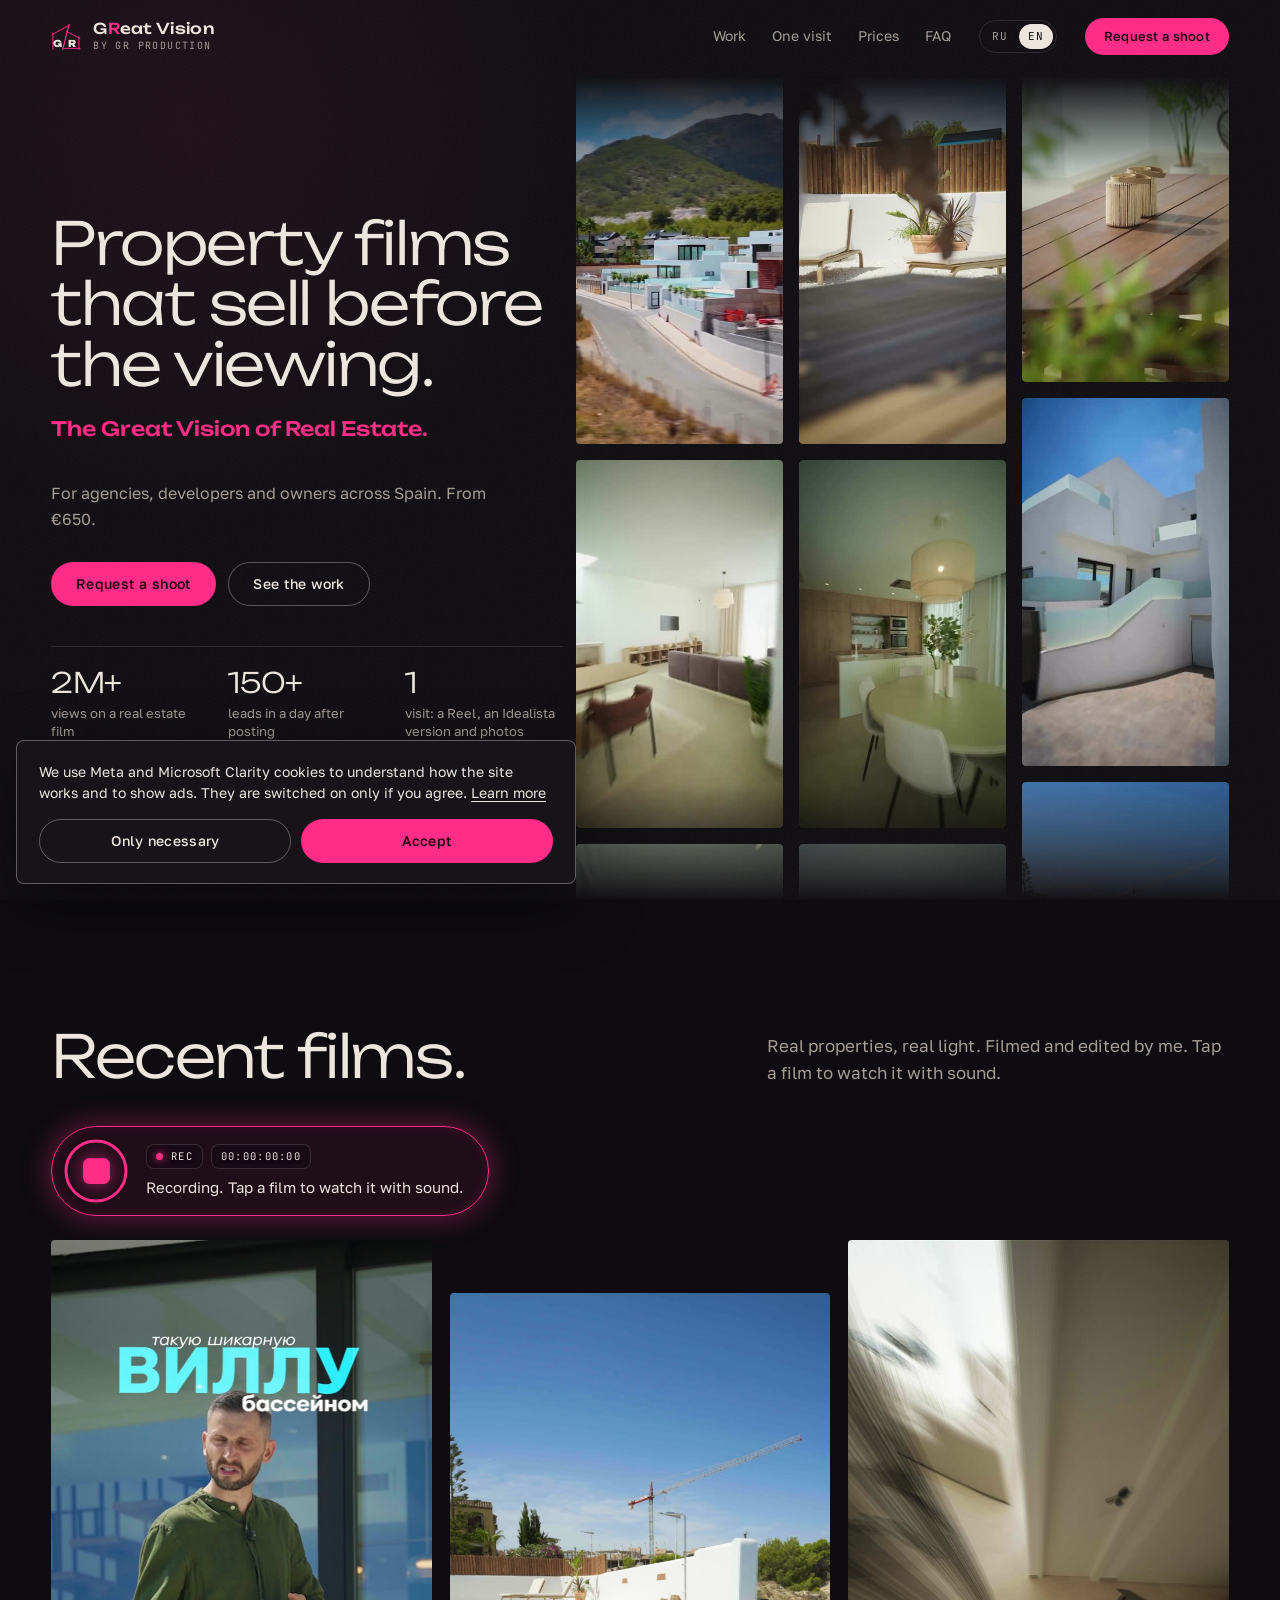
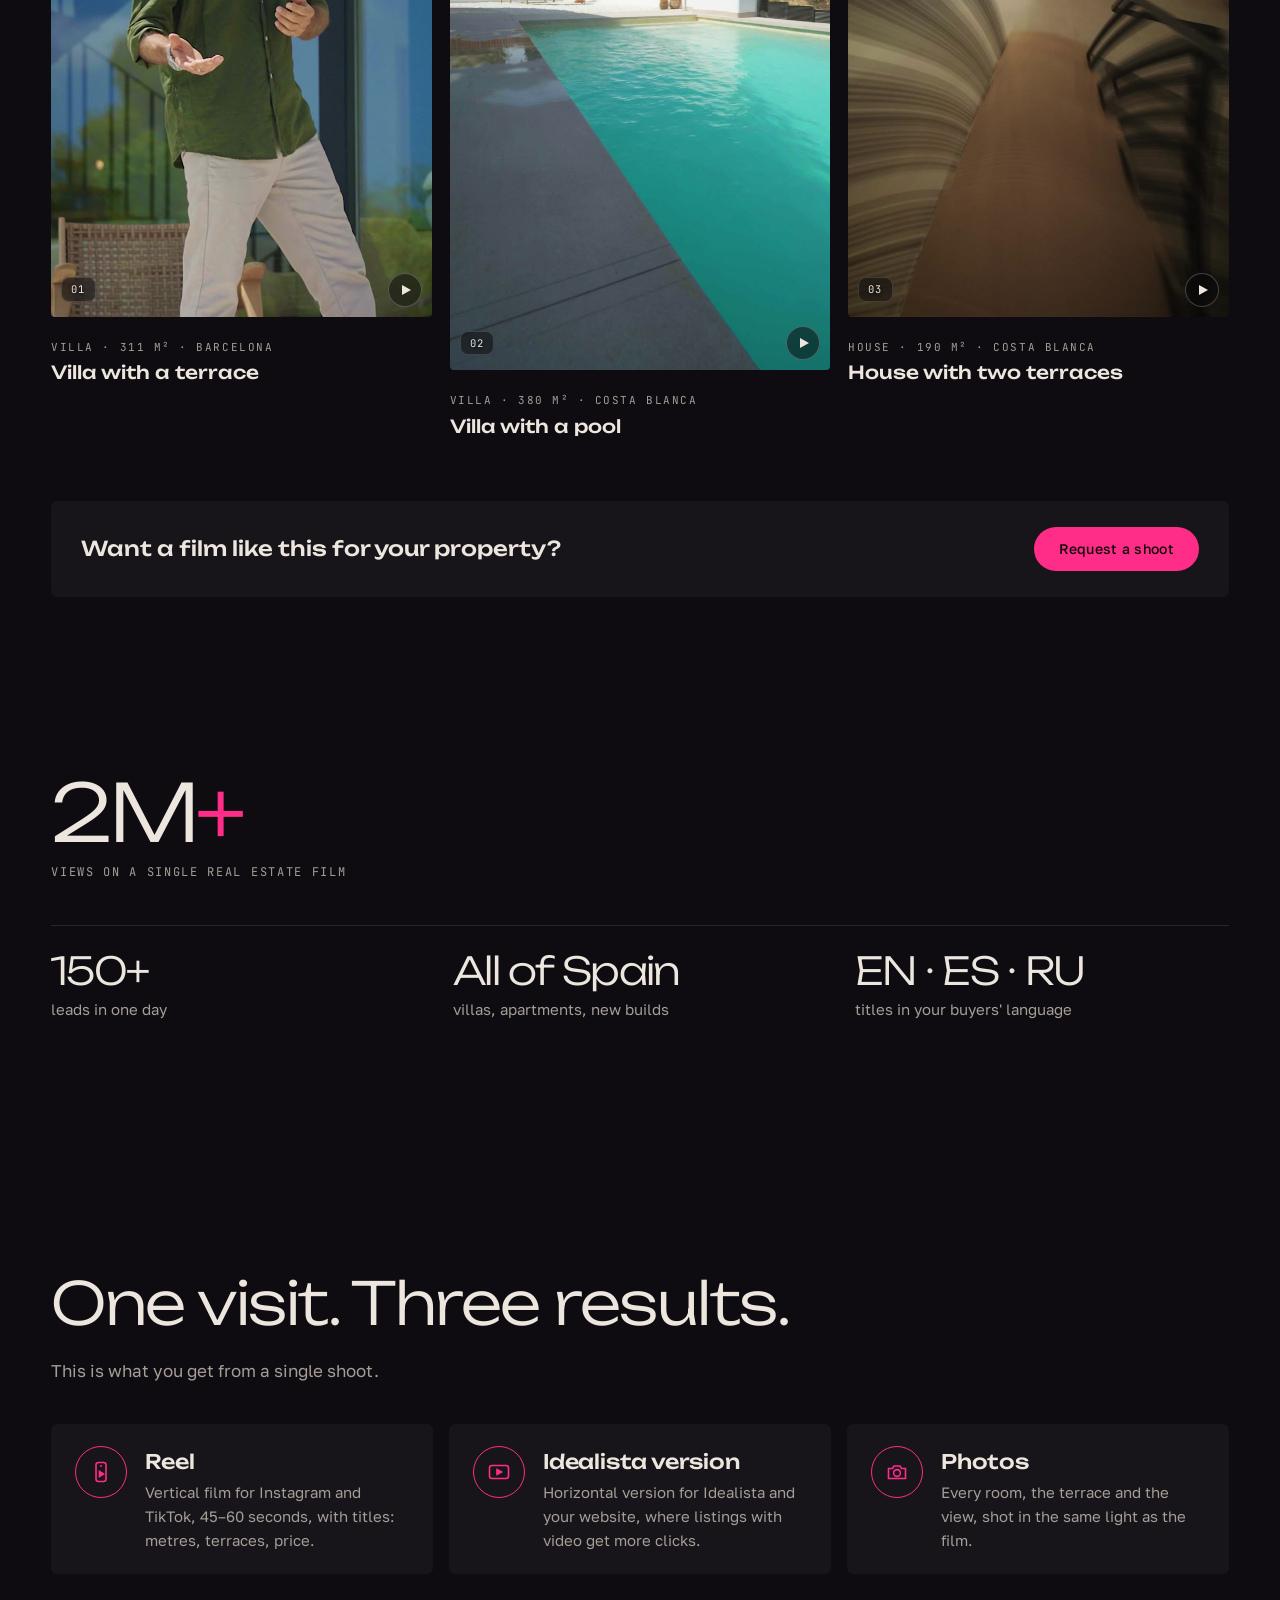
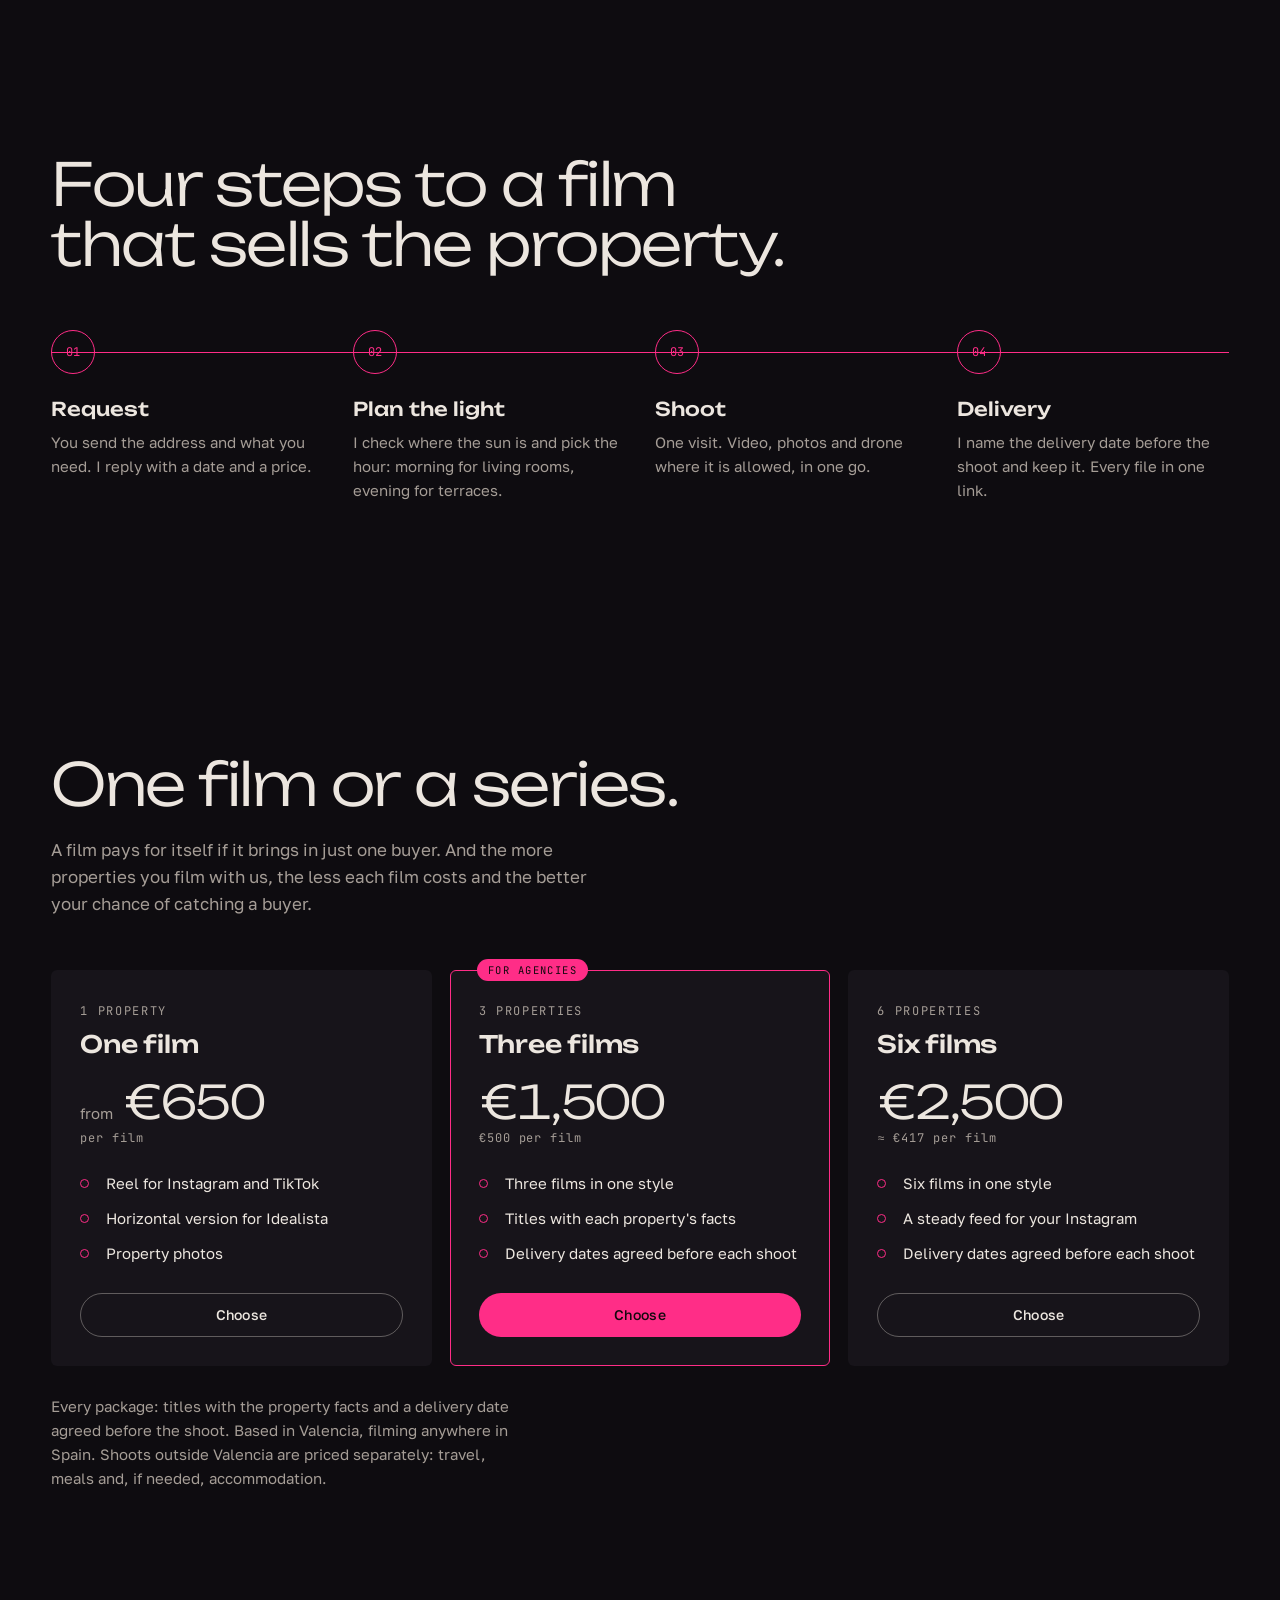
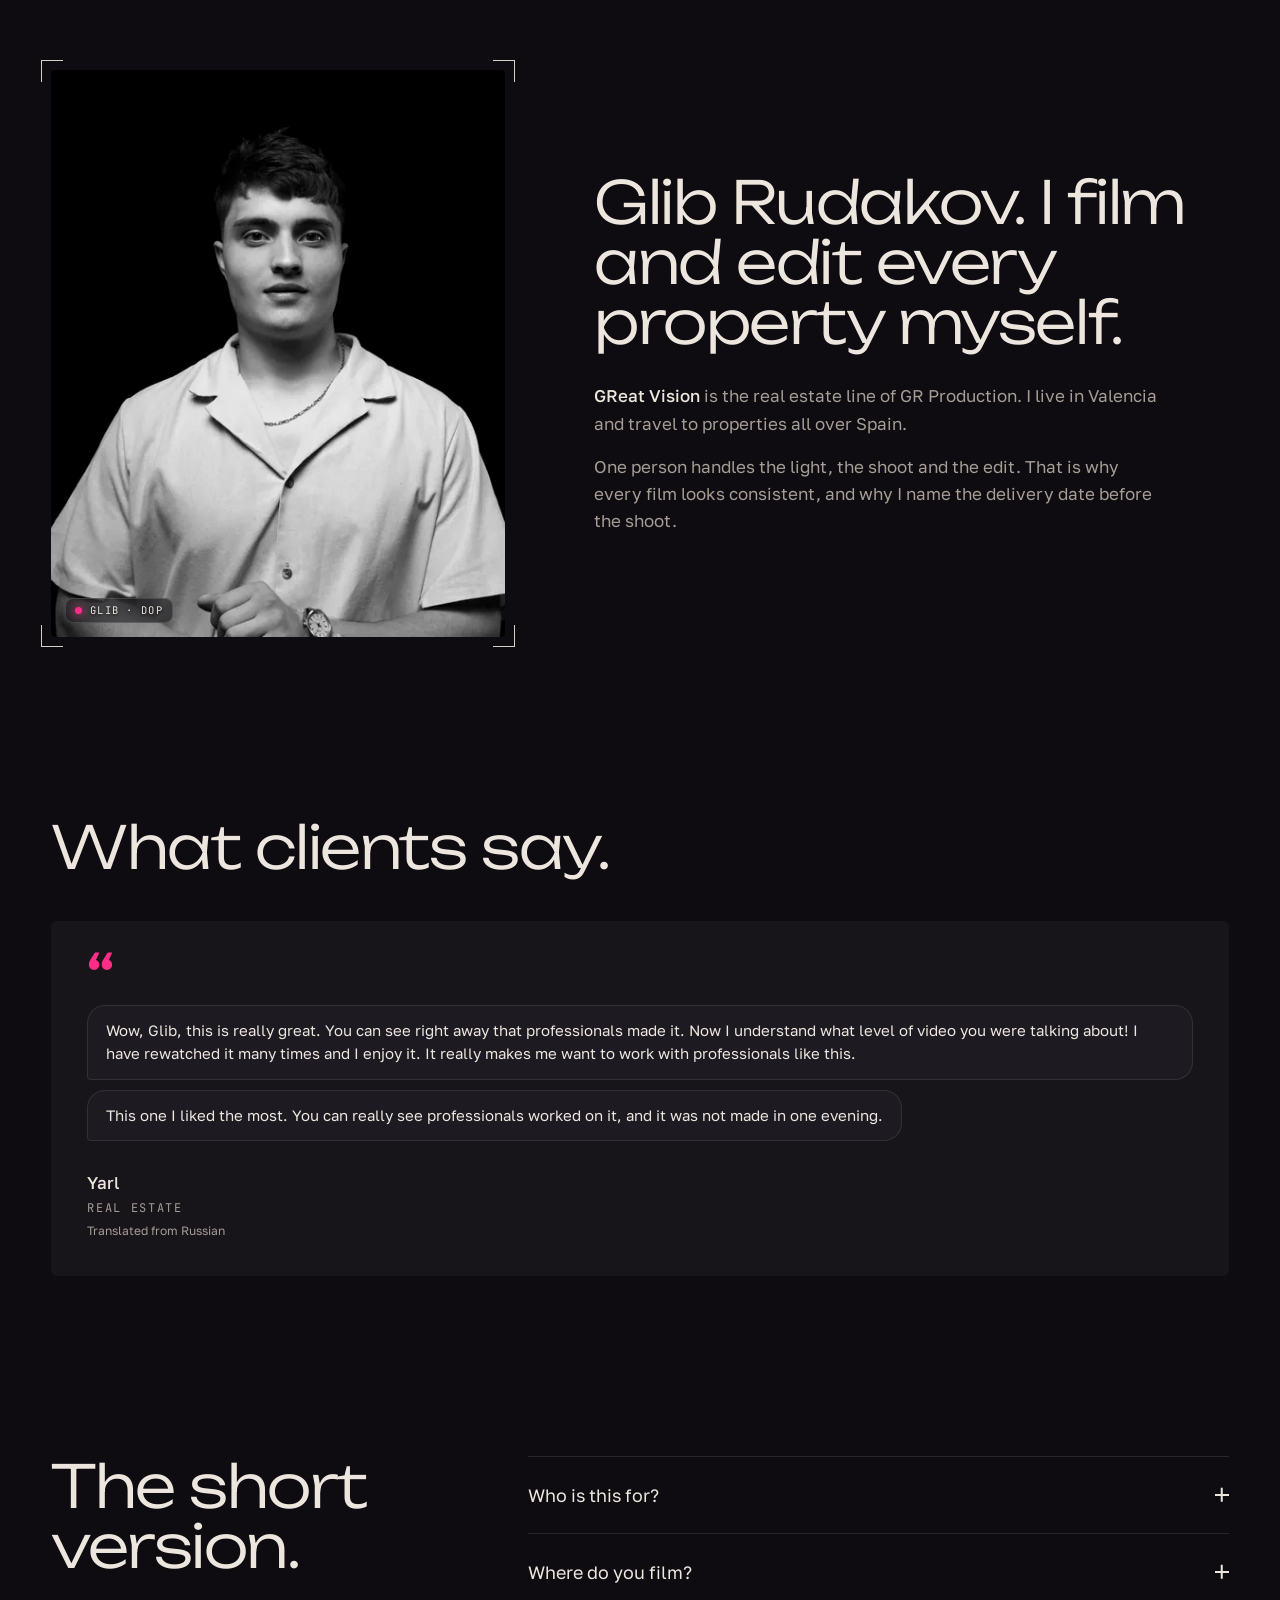
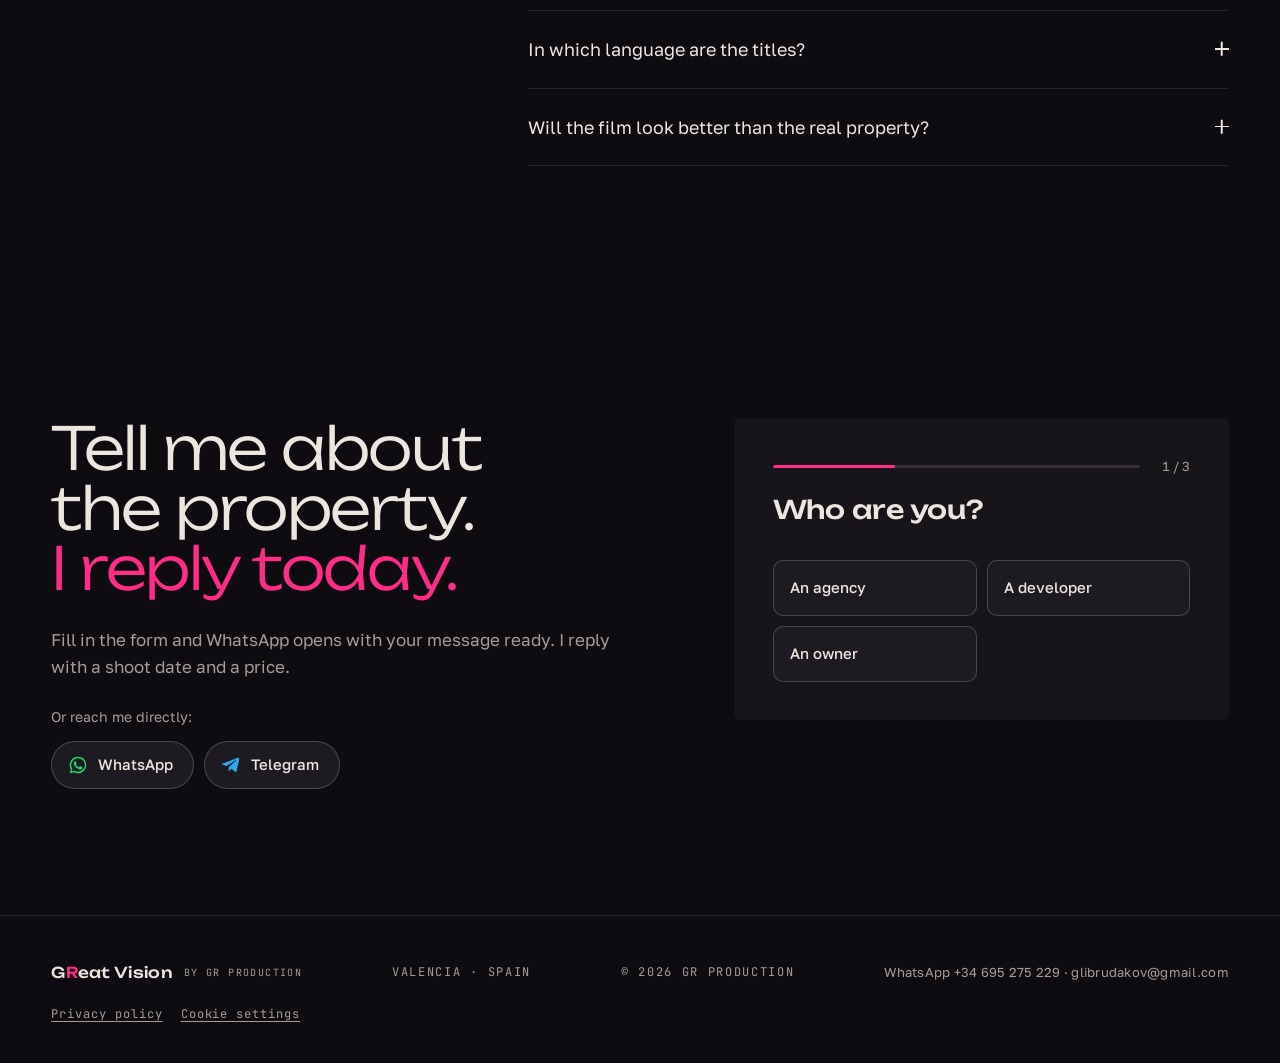
<file: real-estate/index.html>
<!doctype html>
<html lang="ru">
<head>
<meta charset="utf-8">
<meta name="viewport" content="width=device-width, initial-scale=1">
<title>GReat Vision · Видео для недвижимости в Испании</title>
<meta name="description" content="GReat Vision by GR Production: видео для недвижимости по всей Испании. Один выезд: рилс, версия для Idealista и фото. От 650 € за ролик.">
<meta name="theme-color" content="#0e0c10">
<!-- Domain: when a custom domain is connected, replace https://gr-production.vercel.app in canonical and og:* below -->
<link rel="canonical" href="https://gr-production.vercel.app/real-estate/">
<meta property="og:type" content="website">
<meta property="og:site_name" content="GReat Vision by GR Production">
<meta property="og:locale" content="en_US">
<meta property="og:locale:alternate" content="ru_RU">
<meta property="og:title" content="GReat Vision · Real Estate Films">
<meta property="og:description" content="Vision before viewing. Real estate films across Spain by GR Production.">
<meta property="og:url" content="https://gr-production.vercel.app/real-estate/">
<meta property="og:image" content="https://gr-production.vercel.app/assets/og-real-estate.jpg">
<meta property="og:image:width" content="1200">
<meta property="og:image:height" content="630">
<meta property="og:image:alt" content="GReat Vision — real estate films across Spain">
<meta name="twitter:card" content="summary_large_image">
<link rel="icon" href="data:image/svg+xml,%3Csvg xmlns='http://www.w3.org/2000/svg' viewBox='0 0 64 64'%3E%3Crect width='64' height='64' rx='12' fill='%230e0c10'/%3E%3Cpath d='M12 50V24L38 10M33 20l20 10v20M26 50h28' stroke='%23FF2D87' stroke-width='3.5' fill='none'/%3E%3Cpath d='M28 52L40 8' stroke='%23FF2D87' stroke-width='4.5' stroke-linecap='round'/%3E%3C/svg%3E">
<link rel="preload" href="../assets/fonts/golos-text-cyrillic-400-normal.woff2" as="font" type="font/woff2" crossorigin>
<link rel="preload" href="../assets/fonts/unbounded-cyrillic-300-normal.woff2" as="font" type="font/woff2" crossorigin>
<link rel="stylesheet" href="../assets/fonts/fonts.css">
<link rel="stylesheet" href="../assets/site.css">
<!-- Tracking. Microsoft Clarity runs for everyone: cookieless (consent "denied") until the visitor accepts cookies.
     Meta Pixel loads only after "Accept" in the cookie banner (see assets/site.js). -->
<script>
(function(){
  var consented=false;try{consented=localStorage.getItem('gr-consent')==='all'}catch(e){}
  /* Microsoft Clarity */
  (function(c,l,a,r,i,t,y){
      c[a]=c[a]||function(){(c[a].q=c[a].q||[]).push(arguments)};
      t=l.createElement(r);t.async=1;t.src="https://www.clarity.ms/tag/"+i;
      y=l.getElementsByTagName(r)[0];y.parentNode.insertBefore(t,y);
  })(window, document, "clarity", "script", "zehzh2i2qh");
  window.clarity('consentv2',{ad_Storage:consented?'granted':'denied',analytics_Storage:consented?'granted':'denied'});
  window.grLoadTracking=function(){
    if(window.grTrackingLoaded)return;window.grTrackingLoaded=true;
    window.clarity('consentv2',{ad_Storage:'granted',analytics_Storage:'granted'});
    /* Meta Pixel */
    !function(f,b,e,v,n,t,s)
    {if(f.fbq)return;n=f.fbq=function(){n.callMethod?
    n.callMethod.apply(n,arguments):n.queue.push(arguments)};
    if(!f._fbq)f._fbq=n;n.push=n;n.loaded=!0;n.version='2.0';
    n.queue=[];t=b.createElement(e);t.async=!0;
    t.src=v;s=b.getElementsByTagName(e)[0];
    s.parentNode.insertBefore(t,s)}(window, document,'script',
    'https://connect.facebook.net/en_US/fbevents.js');
    fbq('init', '1424387709488259');
    /* the same eventID goes to the Conversions API (assets/site.js) so Meta counts this view once */
    window.grPv=window.grPv||('pv.'+Date.now()+'.'+Math.random().toString(36).slice(2,8));
    fbq('track', 'PageView', {}, {eventID: window.grPv});
  };
  if(consented)window.grLoadTracking();
})();
</script>
<script type="application/ld+json">{"@context": "https://schema.org", "@graph": [{"@type": "ProfessionalService", "@id": "https://gr-production.vercel.app/#business", "name": "GR Production", "url": "https://gr-production.vercel.app/", "image": "https://gr-production.vercel.app/assets/og-main.jpg", "telephone": "+34695275229", "email": "glibrudakov@gmail.com", "priceRange": "€€", "address": {"@type": "PostalAddress", "addressLocality": "Valencia", "addressRegion": "Comunidad Valenciana", "addressCountry": "ES"}, "areaServed": {"@type": "Country", "name": "Spain"}, "founder": {"@type": "Person", "name": "Glib Rudakov", "jobTitle": "Videographer, DOP"}, "sameAs": ["https://t.me/gr_production_eu"], "knowsLanguage": ["ru", "en", "uk"], "description": "Видеопродакшн в Валенсии: рилс, реклама и контент для бизнеса, недвижимости, ресторанов, брендов и мероприятий по всей Испании."}, {"@type": "Service", "name": "Видео для недвижимости", "serviceType": "Real estate video production", "provider": {"@id": "https://gr-production.vercel.app/#business"}, "url": "https://gr-production.vercel.app/real-estate/", "areaServed": {"@type": "Country", "name": "Spain"}, "offers": {"@type": "Offer", "priceCurrency": "EUR", "price": "650", "description": "Один ролик об объекте, от 650 €"}}, {"@type": "FAQPage", "mainEntity": [{"@type": "Question", "name": "Для кого это?", "acceptedAnswer": {"@type": "Answer", "text": "Для агентств, застройщиков и владельцев, которые продают или сдают объект в Испании."}}, {"@type": "Question", "name": "Где вы снимаете?", "acceptedAnswer": {"@type": "Answer", "text": "Базируюсь в Валенсии, выезжаю на объекты по всей Испании. Выезд за пределы Валенсии считается отдельно: дорога, питание и, если нужно, проживание."}}, {"@type": "Question", "name": "На каком языке титры?", "acceptedAnswer": {"@type": "Answer", "text": "Английский, испанский или русский. Выберите один под ваших покупателей или закажите версии на нескольких."}}, {"@type": "Question", "name": "Ролик будет выглядеть лучше, чем объект на самом деле?", "acceptedAnswer": {"@type": "Answer", "text": "Нет. Я выбираю лучший свет и ракурсы, но не прячу то, что покупатель увидит на просмотре."}}]}]}</script>
</head>
<body>
<a class="skip" href="#main" data-i18n="skip">К содержанию</a>
<div class="env" aria-hidden="true"></div>

<nav class="nav" id="nav" aria-label="Main">
  <a class="logo brandrow" href="#top" aria-label="GReat Vision by GR Production">
    <svg class="gvmark" viewBox="16 16 380 340" aria-hidden="true"><g stroke="#ff2d87" stroke-width="12" stroke-linecap="square" fill="none"><line x1="40" y1="342" x2="40" y2="138"/><line x1="29.5" y1="155.8" x2="250.5" y2="34.2"/><line x1="210.3" y1="114.5" x2="381" y2="201.6"/><line x1="370" y1="184" x2="370" y2="342"/><line x1="180" y1="330" x2="382" y2="330"/></g><line x1="165" y1="344" x2="244" y2="26" stroke="#ff2d87" stroke-width="15" stroke-linecap="round"/><g font-family="Unbounded, sans-serif" font-weight="800" font-size="120" fill="#ece6df" text-anchor="middle"><text x="104" y="312">G</text><text x="284" y="312">R</text></g></svg>
    <span><span class="gvname">G<em>R</em>eat Vision</span><br><span class="sub">by GR Production</span></span>
  </a>
  <div class="links">
    <a href="#work" data-i18n="nav_work">Работы</a>
    <a href="#visit" data-i18n="nav_visit">Один выезд</a>
    <a href="#packages" data-i18n="nav_packages">Цены</a>
    <a href="#faq" data-i18n="nav_faq">Вопросы</a>
  </div>
  <div class="lang" role="group" aria-label="Language">
    <button type="button" data-lang="ru" aria-pressed="true">RU</button>
    <button type="button" data-lang="en" aria-pressed="false">EN</button>
  </div>
  <a class="btn btn-accent" href="#contact" data-i18n="cta_request">Оставить заявку</a>
</nav>

<main id="main" tabindex="-1">
<span id="top"></span>
<section id="hero" class="hwall" aria-label="GReat Vision">
  <div class="hw-in">
    <div class="hw-copy">
      <h1 data-i18n="hw_title">Видео объектов, которые продают до просмотра.</h1>
      <p class="hw-rot" aria-hidden="true"><span id="hwrot" data-i18n="h_title" data-rot="h_title,h2_big">The Great Vision of Real Estate.</span></p>
      <p class="hw-sub" data-i18n="hw_sub">Для агентств, застройщиков и владельцев по всей Испании. От 650 €.</p>
      <div class="ctas">
        <a class="btn btn-accent" href="#contact" data-i18n="cta_request">Оставить заявку</a>
        <a class="btn btn-ghost" href="#work" data-i18n="cta_work">Смотреть работы</a>
      </div>
      <ul class="hw-facts">
        <li><b>2M+</b><span data-i18n="hw_f1">просмотров у ролика о недвижимости</span></li>
        <li><b>150+</b><span data-i18n="hw_f2">заявок за день после публикации</span></li>
        <li><b>1</b><span data-i18n="hw_f3">выезд: рилс, версия для Idealista и фото</span></li>
      </ul>
    </div>
    <div class="hw-wall" id="hwwall">
      <div class="hw-col hw-c1"><div class="hw-track"><button class="hw-reel" type="button" data-v="estate1" data-v-en="estate1-en" data-h="estate1a" data-title="Villa · Barcelona"><span class="hw-scr" style="background-image:url('../assets/h/estate1a.jpg')"></span></button><button class="hw-reel" type="button" data-v="estate2" data-v-en="estate2-en" data-h="estate2b" data-title="Villa · Costa Blanca"><span class="hw-scr" style="background-image:url('../assets/h/estate2b.jpg')"></span></button><button class="hw-reel" type="button" data-v="estate3" data-v-en="estate3-en" data-h="estate3c" data-title="House · 2 terraces"><span class="hw-scr" style="background-image:url('../assets/h/estate3c.jpg')"></span></button><button class="hw-reel" type="button" data-v="estate1" data-v-en="estate1-en" data-h="estate1d" data-title="Villa · Barcelona"><span class="hw-scr" style="background-image:url('../assets/h/estate1d.jpg')"></span></button><button class="hw-reel" type="button" data-v="estate1" data-v-en="estate1-en" data-h="estate1a" data-title="Villa · Barcelona" aria-hidden="true" tabindex="-1"><span class="hw-scr" style="background-image:url('../assets/h/estate1a.jpg')"></span></button><button class="hw-reel" type="button" data-v="estate2" data-v-en="estate2-en" data-h="estate2b" data-title="Villa · Costa Blanca" aria-hidden="true" tabindex="-1"><span class="hw-scr" style="background-image:url('../assets/h/estate2b.jpg')"></span></button><button class="hw-reel" type="button" data-v="estate3" data-v-en="estate3-en" data-h="estate3c" data-title="House · 2 terraces" aria-hidden="true" tabindex="-1"><span class="hw-scr" style="background-image:url('../assets/h/estate3c.jpg')"></span></button><button class="hw-reel" type="button" data-v="estate1" data-v-en="estate1-en" data-h="estate1d" data-title="Villa · Barcelona" aria-hidden="true" tabindex="-1"><span class="hw-scr" style="background-image:url('../assets/h/estate1d.jpg')"></span></button></div></div>
      <div class="hw-col hw-c2"><div class="hw-track"><button class="hw-reel" type="button" data-v="estate2" data-v-en="estate2-en" data-h="estate2a" data-title="Villa · Costa Blanca"><span class="hw-scr" style="background-image:url('../assets/h/estate2a.jpg')"></span></button><button class="hw-reel" type="button" data-v="estate3" data-v-en="estate3-en" data-h="estate3b" data-title="House · 2 terraces"><span class="hw-scr" style="background-image:url('../assets/h/estate3b.jpg')"></span></button><button class="hw-reel" type="button" data-v="estate1" data-v-en="estate1-en" data-h="estate1c" data-title="Villa · Barcelona"><span class="hw-scr" style="background-image:url('../assets/h/estate1c.jpg')"></span></button><button class="hw-reel" type="button" data-v="estate2" data-v-en="estate2-en" data-h="estate2d" data-title="Villa · Costa Blanca"><span class="hw-scr" style="background-image:url('../assets/h/estate2d.jpg')"></span></button><button class="hw-reel" type="button" data-v="estate2" data-v-en="estate2-en" data-h="estate2a" data-title="Villa · Costa Blanca" aria-hidden="true" tabindex="-1"><span class="hw-scr" style="background-image:url('../assets/h/estate2a.jpg')"></span></button><button class="hw-reel" type="button" data-v="estate3" data-v-en="estate3-en" data-h="estate3b" data-title="House · 2 terraces" aria-hidden="true" tabindex="-1"><span class="hw-scr" style="background-image:url('../assets/h/estate3b.jpg')"></span></button><button class="hw-reel" type="button" data-v="estate1" data-v-en="estate1-en" data-h="estate1c" data-title="Villa · Barcelona" aria-hidden="true" tabindex="-1"><span class="hw-scr" style="background-image:url('../assets/h/estate1c.jpg')"></span></button><button class="hw-reel" type="button" data-v="estate2" data-v-en="estate2-en" data-h="estate2d" data-title="Villa · Costa Blanca" aria-hidden="true" tabindex="-1"><span class="hw-scr" style="background-image:url('../assets/h/estate2d.jpg')"></span></button></div></div>
      <div class="hw-col hw-c3"><div class="hw-track"><button class="hw-reel" type="button" data-v="estate3" data-v-en="estate3-en" data-h="estate3a" data-title="House · 2 terraces"><span class="hw-scr" style="background-image:url('../assets/h/estate3a.jpg')"></span></button><button class="hw-reel" type="button" data-v="estate1" data-v-en="estate1-en" data-h="estate1b" data-title="Villa · Barcelona"><span class="hw-scr" style="background-image:url('../assets/h/estate1b.jpg')"></span></button><button class="hw-reel" type="button" data-v="estate2" data-v-en="estate2-en" data-h="estate2c" data-title="Villa · Costa Blanca"><span class="hw-scr" style="background-image:url('../assets/h/estate2c.jpg')"></span></button><button class="hw-reel" type="button" data-v="estate3" data-v-en="estate3-en" data-h="estate3d" data-title="House · 2 terraces"><span class="hw-scr" style="background-image:url('../assets/h/estate3d.jpg')"></span></button><button class="hw-reel" type="button" data-v="estate3" data-v-en="estate3-en" data-h="estate3a" data-title="House · 2 terraces" aria-hidden="true" tabindex="-1"><span class="hw-scr" style="background-image:url('../assets/h/estate3a.jpg')"></span></button><button class="hw-reel" type="button" data-v="estate1" data-v-en="estate1-en" data-h="estate1b" data-title="Villa · Barcelona" aria-hidden="true" tabindex="-1"><span class="hw-scr" style="background-image:url('../assets/h/estate1b.jpg')"></span></button><button class="hw-reel" type="button" data-v="estate2" data-v-en="estate2-en" data-h="estate2c" data-title="Villa · Costa Blanca" aria-hidden="true" tabindex="-1"><span class="hw-scr" style="background-image:url('../assets/h/estate2c.jpg')"></span></button><button class="hw-reel" type="button" data-v="estate3" data-v-en="estate3-en" data-h="estate3d" data-title="House · 2 terraces" aria-hidden="true" tabindex="-1"><span class="hw-scr" style="background-image:url('../assets/h/estate3d.jpg')"></span></button></div></div>
    </div>
    <div class="hw-strip" id="hwstrip"><div class="hw-strack"><button class="hw-reel" type="button" data-v="estate1" data-v-en="estate1-en" data-h="estate1a" data-title="Villa · Barcelona"><span class="hw-scr" style="background-image:url('../assets/h/estate1a.jpg')"></span></button><button class="hw-reel" type="button" data-v="estate2" data-v-en="estate2-en" data-h="estate2b" data-title="Villa · Costa Blanca"><span class="hw-scr" style="background-image:url('../assets/h/estate2b.jpg')"></span></button><button class="hw-reel" type="button" data-v="estate3" data-v-en="estate3-en" data-h="estate3c" data-title="House · 2 terraces"><span class="hw-scr" style="background-image:url('../assets/h/estate3c.jpg')"></span></button><button class="hw-reel" type="button" data-v="estate1" data-v-en="estate1-en" data-h="estate1d" data-title="Villa · Barcelona"><span class="hw-scr" style="background-image:url('../assets/h/estate1d.jpg')"></span></button><button class="hw-reel" type="button" data-v="estate2" data-v-en="estate2-en" data-h="estate2a" data-title="Villa · Costa Blanca"><span class="hw-scr" style="background-image:url('../assets/h/estate2a.jpg')"></span></button><button class="hw-reel" type="button" data-v="estate3" data-v-en="estate3-en" data-h="estate3b" data-title="House · 2 terraces"><span class="hw-scr" style="background-image:url('../assets/h/estate3b.jpg')"></span></button><button class="hw-reel" type="button" data-v="estate1" data-v-en="estate1-en" data-h="estate1c" data-title="Villa · Barcelona"><span class="hw-scr" style="background-image:url('../assets/h/estate1c.jpg')"></span></button><button class="hw-reel" type="button" data-v="estate2" data-v-en="estate2-en" data-h="estate2d" data-title="Villa · Costa Blanca"><span class="hw-scr" style="background-image:url('../assets/h/estate2d.jpg')"></span></button><button class="hw-reel" type="button" data-v="estate3" data-v-en="estate3-en" data-h="estate3a" data-title="House · 2 terraces"><span class="hw-scr" style="background-image:url('../assets/h/estate3a.jpg')"></span></button><button class="hw-reel" type="button" data-v="estate1" data-v-en="estate1-en" data-h="estate1b" data-title="Villa · Barcelona"><span class="hw-scr" style="background-image:url('../assets/h/estate1b.jpg')"></span></button><button class="hw-reel" type="button" data-v="estate2" data-v-en="estate2-en" data-h="estate2c" data-title="Villa · Costa Blanca"><span class="hw-scr" style="background-image:url('../assets/h/estate2c.jpg')"></span></button><button class="hw-reel" type="button" data-v="estate3" data-v-en="estate3-en" data-h="estate3d" data-title="House · 2 terraces"><span class="hw-scr" style="background-image:url('../assets/h/estate3d.jpg')"></span></button><button class="hw-reel" type="button" data-v="estate1" data-v-en="estate1-en" data-h="estate1a" data-title="Villa · Barcelona" aria-hidden="true" tabindex="-1"><span class="hw-scr" style="background-image:url('../assets/h/estate1a.jpg')"></span></button><button class="hw-reel" type="button" data-v="estate2" data-v-en="estate2-en" data-h="estate2b" data-title="Villa · Costa Blanca" aria-hidden="true" tabindex="-1"><span class="hw-scr" style="background-image:url('../assets/h/estate2b.jpg')"></span></button><button class="hw-reel" type="button" data-v="estate3" data-v-en="estate3-en" data-h="estate3c" data-title="House · 2 terraces" aria-hidden="true" tabindex="-1"><span class="hw-scr" style="background-image:url('../assets/h/estate3c.jpg')"></span></button><button class="hw-reel" type="button" data-v="estate1" data-v-en="estate1-en" data-h="estate1d" data-title="Villa · Barcelona" aria-hidden="true" tabindex="-1"><span class="hw-scr" style="background-image:url('../assets/h/estate1d.jpg')"></span></button><button class="hw-reel" type="button" data-v="estate2" data-v-en="estate2-en" data-h="estate2a" data-title="Villa · Costa Blanca" aria-hidden="true" tabindex="-1"><span class="hw-scr" style="background-image:url('../assets/h/estate2a.jpg')"></span></button><button class="hw-reel" type="button" data-v="estate3" data-v-en="estate3-en" data-h="estate3b" data-title="House · 2 terraces" aria-hidden="true" tabindex="-1"><span class="hw-scr" style="background-image:url('../assets/h/estate3b.jpg')"></span></button><button class="hw-reel" type="button" data-v="estate1" data-v-en="estate1-en" data-h="estate1c" data-title="Villa · Barcelona" aria-hidden="true" tabindex="-1"><span class="hw-scr" style="background-image:url('../assets/h/estate1c.jpg')"></span></button><button class="hw-reel" type="button" data-v="estate2" data-v-en="estate2-en" data-h="estate2d" data-title="Villa · Costa Blanca" aria-hidden="true" tabindex="-1"><span class="hw-scr" style="background-image:url('../assets/h/estate2d.jpg')"></span></button><button class="hw-reel" type="button" data-v="estate3" data-v-en="estate3-en" data-h="estate3a" data-title="House · 2 terraces" aria-hidden="true" tabindex="-1"><span class="hw-scr" style="background-image:url('../assets/h/estate3a.jpg')"></span></button><button class="hw-reel" type="button" data-v="estate1" data-v-en="estate1-en" data-h="estate1b" data-title="Villa · Barcelona" aria-hidden="true" tabindex="-1"><span class="hw-scr" style="background-image:url('../assets/h/estate1b.jpg')"></span></button><button class="hw-reel" type="button" data-v="estate2" data-v-en="estate2-en" data-h="estate2c" data-title="Villa · Costa Blanca" aria-hidden="true" tabindex="-1"><span class="hw-scr" style="background-image:url('../assets/h/estate2c.jpg')"></span></button><button class="hw-reel" type="button" data-v="estate3" data-v-en="estate3-en" data-h="estate3d" data-title="House · 2 terraces" aria-hidden="true" tabindex="-1"><span class="hw-scr" style="background-image:url('../assets/h/estate3d.jpg')"></span></button></div></div>
  </div>
</section>

<!-- WORK -->
<section class="sec" id="work">
  <div class="wrap">
    <div class="work-head rv">
      <div>
        <h2 class="ri" data-i18n="work_h">Последние работы.</h2>
      </div>
      <p class="lede ri" data-i18n="work_p" style="max-width:42ch">Настоящие объекты, настоящий свет. Сняли и смонтировали сами. Нажмите, чтобы смотреть со звуком.</p>
    </div>
    <div class="reccue rv" id="reccue">
      <button class="recgo ri" id="recgo" type="button" aria-pressed="false" aria-describedby="rechint">
        <svg viewBox="0 0 64 64" aria-hidden="true"><circle class="trk" cx="32" cy="32" r="30"/><circle class="prog" cx="32" cy="32" r="30"/></svg>
        <span class="core" aria-hidden="true"></span>
        <span class="sr" data-i18n="rec2_sr">REC</span>
      </button>
      <div class="ri recinfo">
        <div class="recmeta" aria-hidden="true"><span class="chip rec"><i></i><span id="recstate">STBY</span></span><span class="chip" id="rectc">00:00:00:00</span></div>
        <p id="rechint" aria-live="polite"></p>
      </div>
    </div>
    <div class="trio" style="margin-top:24px">
      <figure>
        <button class="reel vf" data-v="estate1" data-v-en="estate1-en" data-title="Villa · Barcelona"><i class="c tl"></i><i class="c tr"></i><i class="c bl"></i><i class="c br"></i><div class="screen"></div><div class="hud"><span class="chip">01</span><span class="play"><svg viewBox="0 0 12 12" fill="currentColor"><path d="M2 1l9 5-9 5z"/></svg></span></div></button>
        <figcaption><span class="mono" data-i18n="w_c1">Вилла · 311 м² · Барселона</span><b data-i18n="w_t1">Вилла с террасой</b></figcaption>
      </figure>
      <figure>
        <button class="reel vf" data-v="estate2" data-v-en="estate2-en" data-title="Villa · Costa Blanca"><i class="c tl"></i><i class="c tr"></i><i class="c bl"></i><i class="c br"></i><div class="screen"></div><div class="hud"><span class="chip">02</span><span class="play"><svg viewBox="0 0 12 12" fill="currentColor"><path d="M2 1l9 5-9 5z"/></svg></span></div></button>
        <figcaption><span class="mono" data-i18n="w_c2">Вилла · 380 м² · Costa Blanca</span><b data-i18n="w_t2">Вилла с бассейном</b></figcaption>
      </figure>
      <figure>
        <button class="reel vf" data-v="estate3" data-v-en="estate3-en" data-title="House · 2 terraces"><i class="c tl"></i><i class="c tr"></i><i class="c bl"></i><i class="c br"></i><div class="screen"></div><div class="hud"><span class="chip">03</span><span class="play"><svg viewBox="0 0 12 12" fill="currentColor"><path d="M2 1l9 5-9 5z"/></svg></span></div></button>
        <figcaption><span class="mono" data-i18n="w_c3">Дом · 190 м² · Costa Blanca</span><b data-i18n="w_t3">Дом с двумя террасами</b></figcaption>
      </figure>
    </div>
    <div class="after rv"><p class="ri" data-i18n="work_after">Хотите такой ролик для своего объекта?</p><a class="btn btn-accent ri" href="#contact" data-i18n="cta_request">Оставить заявку</a></div>
  </div>
</section>

<!-- CASE -->
<section class="sec" id="case" style="padding-top:clamp(40px,6vh,80px)">
  <div class="wrap rv">
    <div class="ri"><div class="bignum"><span data-count="2" data-decimals="1" data-suffix-key="u_mln">0</span><em>+</em></div><span class="mono" style="display:block;margin-top:16px" data-i18n="case_m">просмотров у одного ролика о недвижимости</span></div>
    <div class="cat-e ri" style="display:grid;grid-template-columns:repeat(auto-fit,minmax(200px,1fr));gap:28px;margin-top:44px;padding-top:28px;border-top:1px solid var(--line)">
      <div><div class="bignum" style="font-size:clamp(30px,3vw,46px)"><span data-count="150">0</span>+</div><div class="lede" style="font-size:15px;margin-top:8px" data-i18n="case_f1">заявок за один день</div></div>
      <div><div class="bignum" style="font-size:clamp(30px,3vw,46px)" data-i18n="case_f2n">Вся Испания</div><div class="lede" style="font-size:15px;margin-top:8px" data-i18n="case_f2">виллы, квартиры, новостройки</div></div>
      <div><div class="bignum" style="font-size:clamp(30px,3vw,46px)">EN · ES · RU</div><div class="lede" style="font-size:15px;margin-top:8px" data-i18n="case_f3">титры на языке ваших покупателей</div></div>
    </div>
  </div>
</section>

<!-- ONE VISIT + interactive moment -->
<section class="sec" id="visit">
  <div class="wrap process process-solo">
    <div class="rv">
      <h2 class="ri" data-i18n="visit_h">Один выезд. Три результата.</h2>
      <p class="lede ri" style="margin-top:24px" data-i18n="visit_p">Вот что вы получаете с одной съёмки.</p>
      <div class="deliv ri" id="deliv">
        <div class="item lit"><div class="ic" aria-hidden="true"><svg viewBox="0 0 24 24" fill="none" stroke="currentColor" stroke-width="1.6"><rect x="7" y="2.5" width="10" height="19" rx="2.5"/><path d="M11 6h2"/><path d="M10.5 11.5l4 2.5-4 2.5z" fill="currentColor"/></svg></div><div><h3 data-i18n="v1h">Рилс</h3><p data-i18n="v1p">Вертикальный ролик для Instagram и TikTok, 45–60 секунд, с титрами: метры, террасы, цена.</p></div></div>
        <div class="item lit"><div class="ic" aria-hidden="true"><svg viewBox="0 0 24 24" fill="none" stroke="currentColor" stroke-width="1.6"><rect x="2.5" y="5.5" width="19" height="13" rx="2.5"/><path d="M10 9.5l4.5 2.5L10 14.5z" fill="currentColor"/></svg></div><div><h3 data-i18n="v2h">Версия для Idealista</h3><p data-i18n="v2p">Горизонтальная версия для Idealista и вашего сайта: объявления с видео получают больше кликов.</p></div></div>
        <div class="item lit"><div class="ic" aria-hidden="true"><svg viewBox="0 0 24 24" fill="none" stroke="currentColor" stroke-width="1.6"><path d="M3.5 8.5h4l1.5-2.5h6l1.5 2.5h4v10h-17z"/><circle cx="12" cy="13" r="3.4"/></svg></div><div><h3 data-i18n="v3h">Фото</h3><p data-i18n="v3p">Каждая комната, терраса и вид, в том же свете, что и ролик.</p></div></div>
      </div>
    </div>
  </div>
</section>

<!-- PROCESS -->
<section class="sec" id="process" style="padding-top:clamp(40px,6vh,80px)">
  <div class="wrap rv">
    <h2 class="ri" data-i18n="proc_h">Четыре шага до ролика, который продаёт объект.</h2>
    <ol class="steps4 ri">
      <li><div class="n">01</div><b data-i18n="p1h">Заявка</b><p data-i18n="p1p">Вы присылаете адрес и задачу. Я отвечаю с датой и ценой.</p></li>
      <li><div class="n">02</div><b data-i18n="p2h">Планируем свет</b><p data-i18n="p2p">Смотрю, где солнце, и выбираю час: утро для гостиной, вечер для террасы.</p></li>
      <li><div class="n">03</div><b data-i18n="p3h">Съёмка</b><p data-i18n="p3p">Один выезд. Видео, фото и дрон, где он разрешён, за один раз.</p></li>
      <li><div class="n">04</div><b data-i18n="p4h">Сдача</b><p data-i18n="p4p">Называю дату сдачи до съёмки и держу её. Все файлы одной ссылкой.</p></li>
    </ol>
  </div>
</section>

<!-- PACKAGES -->
<section class="sec" id="packages">
  <div class="wrap">
    <div class="rv">
      <h2 class="ri" data-i18n="pk_h">Один ролик или серия.</h2>
      <p class="lede ri" style="margin-top:22px" data-i18n="pk_p">Ролик окупается, если приведёт хотя бы одного покупателя. А чем больше объектов вы снимаете с нами, тем дешевле каждый ролик и больше шанс зацепить потенциального клиента.</p>
    </div>
    <div class="packs rv">
      <article class="pack ri">
        <span class="mono" data-i18n="k1">1 объект</span>
        <h3 data-i18n="n1">Один ролик</h3>
        <div class="price"><small data-i18n="from">от</small><b data-i18n="pr1">650 €</b></div>
        <div class="per" data-i18n="per1">за ролик</div>
        <ul><li data-i18n="a1">Рилс для Instagram и TikTok</li><li data-i18n="b1">Горизонтальная версия для Idealista</li><li data-i18n="c1">Фото объекта</li></ul>
        <button class="btn btn-ghost" type="button" data-pick="one" data-i18n="pick">Выбрать</button>
      </article>
      <article class="pack best ri">
        <span class="tag" data-i18n="tag">Для агентств</span>
        <span class="mono" data-i18n="k2">3 объекта</span>
        <h3 data-i18n="n2">Три ролика</h3>
        <div class="price"><b data-i18n="pr2">1 500 €</b></div>
        <div class="per" data-i18n="per2">500 € за ролик</div>
        <ul><li data-i18n="a2">Три ролика в одном стиле</li><li data-i18n="b2">Титры с фактами каждого объекта</li><li data-i18n="c2">Даты сдачи согласованы до каждой съёмки</li></ul>
        <button class="btn btn-accent" type="button" data-pick="three" data-i18n="pick">Выбрать</button>
      </article>
      <article class="pack ri">
        <span class="mono" data-i18n="k3">6 объектов</span>
        <h3 data-i18n="n3">Шесть роликов</h3>
        <div class="price"><b data-i18n="pr3">2 500 €</b></div>
        <div class="per" data-i18n="per3">≈ 417 € за ролик</div>
        <ul><li data-i18n="a3">Шесть роликов в одном стиле</li><li data-i18n="b3">Регулярный контент для вашего Instagram</li><li data-i18n="c3">Даты сдачи согласованы до каждой съёмки</li></ul>
        <button class="btn btn-ghost" type="button" data-pick="six" data-i18n="pick">Выбрать</button>
      </article>
    </div>
    <p class="lede rv" style="margin-top:28px;font-size:15px"><span class="ri" data-i18n="pk_note">Во всех тарифах: титры с фактами объекта и дата сдачи, согласованная до съёмки. Базируюсь в Валенсии, снимаю по всей Испании. Выезд за пределы Валенсии считается отдельно: дорога, питание и, если нужно, проживание.</span></p>
  </div>
</section>

<!-- ABOUT (shared block) -->
<section class="sec" id="about" style="padding-top:clamp(40px,6vh,80px)">
  <div class="wrap about">
    <div class="portrait vf rv">
      <i class="c tl"></i><i class="c tr"></i><i class="c bl"></i><i class="c br"></i>
      <img class="ri" src="../assets/gleb.jpg" srcset="../assets/gleb-480.webp 480w, ../assets/gleb-720.webp 720w, ../assets/gleb-960.webp 960w" sizes="(max-width: 900px) 90vw, 460px" alt="Glib Rudakov" width="960" height="1200" loading="lazy" decoding="async">
      <span class="chip meta rec" aria-hidden="true"><i></i><span data-i18n="photo_tag">GLIB · DOP</span></span>
    </div>
    <div class="rv">
      <h2 class="ri" data-i18n="about_h">Глеб Рудаков. Каждый объект снимаю и монтирую сам.</h2>
      <div class="ri" style="margin-top:30px">
        <p class="lede" data-i18n-html="about_p1"><strong>GReat Vision</strong> это направление GR Production для недвижимости. Я живу в Валенсии и выезжаю на объекты по всей Испании.</p>
        <p class="lede" data-i18n="about_p2">Один человек отвечает за свет, съёмку и монтаж. Поэтому все ролики выходят в одном стиле, а дату сдачи я называю до съёмки.</p>
      </div>
    </div>
  </div>
</section>

<!-- REVIEWS (shared block) -->
<section class="sec" id="reviews" style="padding-top:clamp(40px,6vh,80px)">
  <div class="wrap rv">
    <h2 class="ri" data-i18n="rev_h">Что говорят клиенты.</h2>
    <div class="quotes ri" id="quotes"></div>
  </div>
</section>

<!-- FAQ (shared block, own questions) -->
<section class="sec" id="faq" style="padding-top:clamp(40px,6vh,80px)">
  <div class="wrap faq">
    <div class="rv"><h2 class="ri" data-i18n="faq_h">Коротко о главном.</h2></div>
    <div class="rv">
      <details class="ri"><summary><span data-i18n="q2">Для кого это?</span><i aria-hidden="true"></i></summary><p data-i18n="fa2">Для агентств, застройщиков и владельцев, которые продают или сдают объект в Испании.</p></details>
      <details class="ri"><summary><span data-i18n="q3">Где вы снимаете?</span><i aria-hidden="true"></i></summary><p data-i18n="fa3">Базируюсь в Валенсии, выезжаю на объекты по всей Испании. Выезд за пределы Валенсии считается отдельно: дорога, питание и, если нужно, проживание.</p></details>
      <details class="ri"><summary><span data-i18n="q4">На каком языке титры?</span><i aria-hidden="true"></i></summary><p data-i18n="fa4">Английский, испанский или русский. Выберите один под ваших покупателей или закажите версии на нескольких.</p></details>
      <details class="ri"><summary><span data-i18n="q5">Ролик будет выглядеть лучше, чем объект на самом деле?</span><i aria-hidden="true"></i></summary><p data-i18n="fa5">Нет. Я выбираю лучший свет и ракурсы, но не прячу то, что покупатель увидит на просмотре.</p></details>
    </div>
  </div>
</section>

<!-- CONTACT (shared form, own fields) -->
<section class="sec" id="contact">
  <div class="wrap contact">
    <div class="rv">
      <h2 class="ri" data-i18n-html="ct_h">Нажмите <em>REC.</em></h2>
      <p class="lede ri" style="margin-top:28px" data-i18n="ct_p">Заполните форму, и откроется WhatsApp с готовым сообщением. Отвечу с датой съёмки и ценой.</p>
    </div>
    <form id="form" class="rv quiz" novalidate>
        <div class="qprog" aria-hidden="true"><div class="bar"><i></i></div><span class="qcount">1 / 3</span></div>
        <fieldset class="qstep" data-step="1" data-wa="f_role" data-req data-auto><legend class="qh" data-i18n="q1_t">Кто вы?</legend>
          <div class="qcards"><label><input type="radio" name="role" value="agency"><span data-i18n="r1">Агентство</span></label><label><input type="radio" name="role" value="developer"><span data-i18n="r2">Застройщик</span></label><label><input type="radio" name="role" value="owner"><span data-i18n="r3">Владелец</span></label></div>
          <small class="qerr" aria-live="polite"></small>
        </fieldset>
        <div class="qstep" data-step="2" hidden><p class="qh" data-i18n="q2_t">Об объекте</p>
          <label><span><b data-i18n="f_url">Ссылка на объявление</b> <em class="opt" data-i18n="q_opt">по желанию</em></span><input name="link" type="url" inputmode="url" data-wa="f_url" data-i18n-ph="f_url_ph" placeholder="idealista.com/inmueble/..."></label>
          <label><span data-i18n="f_loc">Где объект?</span><input id="f-loc" name="location" required data-wa="f_loc" data-i18n-ph="f_loc_ph" placeholder="Валенсия, Хавеа, Марбелья..."><small class="qerr" aria-live="polite"></small></label>
          <fieldset data-wa="q_when" data-req><legend data-i18n="q_when">Когда нужна съёмка?</legend><div class="chips"><label><input type="radio" name="when" value="1_2_weeks"><span data-i18n="w1">В ближайшие 1–2 недели</span></label><label><input type="radio" name="when" value="this_month"><span data-i18n="w2">В этом месяце</span></label><label><input type="radio" name="when" value="1_3_months"><span data-i18n="w3">Через 1–3 месяца</span></label></div><small class="qerr" aria-live="polite"></small></fieldset>
          <fieldset data-wa="f_objs" data-req data-if="role=agency,developer"><legend data-i18n="f_objs">Сколько объектов в месяц?</legend><div class="chips"><label><input type="radio" name="objects" value="1"><span data-i18n="n_1">1</span></label><label><input type="radio" name="objects" value="2_4"><span data-i18n="n_2">2–4</span></label><label><input type="radio" name="objects" value="5_plus"><span data-i18n="n_3">5+</span></label></div><small class="qerr" aria-live="polite"></small></fieldset>
          <label><span data-i18n="f_pack">Формат</span>
            <select id="f-pack" name="package" required data-wa="f_pack">
              <option value="" disabled selected hidden data-i18n="o0">Выберите формат</option>
              <option value="one" data-i18n="o1">Один ролик · от 650 €</option>
              <option value="three" data-i18n="o2">Три ролика · 1 500 €</option>
              <option value="six" data-i18n="o3">Шесть роликов · 2 500 €</option>
              <option value="unsure" data-i18n="o4">Пока не знаю</option>
            </select><small class="qerr" aria-live="polite"></small></label>
          <div class="qnav"><button type="button" class="btn btn-ghost qback" data-i18n="q_back">Назад</button><button type="button" class="btn btn-accent qnext" data-i18n="q_next">Дальше</button></div>
        </div>
        <div class="qstep" data-step="3" hidden><p class="qh" data-i18n="q3_t">Куда прислать ответ?</p>
          <label><span data-i18n="f_name">Имя</span><input name="name" required autocomplete="name" data-i18n-ph="f_name_ph" placeholder="Как к вам обращаться"></label>
          <label class="qphone"><span data-i18n="f_phone">Номер WhatsApp</span><input name="phone" type="tel" inputmode="tel" autocomplete="tel" required data-i18n-ph="f_phone_ph" placeholder="+34 600 000 000"><small class="qerr" aria-live="polite"></small></label>
          <label data-if="role=agency"><span><b data-i18n="f_agency">Название агентства</b> <em class="opt" data-i18n="q_opt">по желанию</em></span><input name="agency" autocomplete="organization" data-wa="f_agency"></label>
          <div class="qnav"><button type="button" class="btn btn-ghost qback" data-i18n="q_back">Назад</button><button class="btn btn-accent qsubmit" type="submit" data-i18n="f_btn">Отправить в WhatsApp</button></div>
          <p class="note" data-i18n="f_note">Без спама. Отвечаю лично.</p><p class="ok" role="status" data-i18n="f_ok">Открываем WhatsApp.</p>
        </div>
      </form>
  </div>
</section>
</main>

<footer>
  <div class="wrap">
    <span class="logo brandrow"><span class="gvname">G<em>R</em>eat Vision</span><span class="sub" data-i18n="ft_by">by GR Production</span></span>
    <span class="mono" data-i18n="ft">Валенсия · Испания</span>
    <span class="mono">© 2026 GR Production</span>
  </div>
</footer>

<div class="lb" id="lb" role="dialog" aria-modal="true" aria-label="Video">
  <button class="close" id="lbclose" type="button" aria-label="Close"><svg viewBox="0 0 16 16" fill="none" stroke="#ece6df" stroke-width="1.6"><path d="M3 3l10 10M13 3 3 13"/></svg></button>
  <div class="box"><video id="lbv" controls playsinline></video></div>
</div>

<script>
window.PAGE = {
  id: 'real-estate', label: 'GReat Vision · Real Estate', base: '../assets/',
  T: {
ru:{title:"GReat Vision · Видео для недвижимости в Испании",nav_work:"Работы",nav_visit:"Один выезд",nav_packages:"Цены",nav_faq:"Вопросы",cta_request:"Оставить заявку",cta_work:"Смотреть работы",
hw_title:"Видео объектов, которые продают до просмотра.",hw_sub:"Для агентств, застройщиков и владельцев по всей Испании. От 650 €.",hw_f1:"просмотров у ролика о недвижимости",hw_f2:"заявок за день после публикации",hw_f3:"выезд: рилс, версия для Idealista и фото",h_kicker:"GReat Vision · недвижимость · Испания",h_title:"The Great Vision of Real Estate.",h_sub:"Видео объектов для агентств и владельцев по всей Испании. От 650 €.",
h2_big:"Один выезд. Рилс, версия для Idealista и фото.",h2_sub:"Смотрю, где солнце, и выбираю час: утро для гостиной, вечер для террасы.",
h3_sub:"Так сработал один ролик о недвижимости, который мы сняли для клиента.",h3_big:"2 миллиона просмотров. 150 заявок за день.",
h4_big:"Нажмите REC на вашем объекте.",h4_sub:"Расскажите об объекте. Ответим с датой съёмки и ценой.",
work_k:"Работы",work_h:"Последние работы.",work_p:"Настоящие объекты, настоящий свет. Снял и смонтировал сам. Нажмите на ролик, чтобы посмотреть со звуком.",
w_c1:"Вилла · 311 м² · Барселона",w_t1:"Вилла с террасой",w_c2:"Вилла · 380 м² · Costa Blanca",w_t2:"Вилла с бассейном",w_c3:"Дом · 190 м² · Costa Blanca",w_t3:"Дом с двумя террасами",work_after:"Хотите такой ролик для своего объекта?",
case_k:"Результат",case_m:"просмотров у одного ролика о недвижимости",case_f1:"заявок за один день",case_f2n:"Вся Испания",case_f2:"виллы, квартиры, новостройки",case_f3:"титры на языке ваших покупателей",
visit_k:"Один выезд",visit_h:"Один выезд. Три результата.",visit_p:"Вот что вы получаете с одной съёмки.",
v1h:"Рилс",v1p:"Вертикальный ролик для Instagram и TikTok, 45–60 секунд, с титрами: метры, террасы, цена.",v2h:"Версия для Idealista",v2p:"Горизонтальная версия для Idealista и вашего сайта: объявления с видео получают больше кликов.",v3h:"Фото",v3p:"Каждая комната, терраса и вид, в том же свете, что и ролик.",
rec_sr:"Нажмите и удерживайте, чтобы снять объект",rec_hint:"Удерживайте REC",rec_done:"результата с одного выезда",
proc_k:"Как мы работаем",proc_h:"Четыре шага до ролика, который продаёт объект.",p1h:"Заявка",p1p:"Вы присылаете адрес и задачу. Я отвечаю с датой и ценой.",p2h:"Планируем свет",p2p:"Смотрю, где солнце, и выбираю час: утро для гостиной, вечер для террасы.",p3h:"Съёмка",p3p:"Один выезд. Видео, фото и дрон, где он разрешён, за один раз.",p4h:"Сдача",p4p:"Называю дату сдачи до съёмки и держу её. Все файлы одной ссылкой.",
pk_k:"Цены",pk_h:"Один ролик или серия.",pk_p:"Ролик окупается, если приведёт хотя бы одного покупателя. А чем больше объектов вы снимаете с нами, тем дешевле каждый ролик и больше шанс зацепить потенциального клиента.",from:"от",pick:"Выбрать",tag:"Для агентств",
k1:"1 объект",n1:"Один ролик",pr1:"650 €",per1:"за ролик",a1:"Рилс для Instagram и TikTok",b1:"Горизонтальная версия для Idealista",c1:"Фото объекта",
k2:"3 объекта",n2:"Три ролика",pr2:"1 500 €",per2:"500 € за ролик",a2:"Три ролика в одном стиле",b2:"Титры с фактами каждого объекта",c2:"Даты сдачи согласованы до каждой съёмки",
k3:"6 объектов",n3:"Шесть роликов",pr3:"2 500 €",per3:"≈ 417 € за ролик",a3:"Шесть роликов в одном стиле",b3:"Регулярный контент для вашего Instagram",c3:"Даты сдачи согласованы до каждой съёмки",pk_note:"Во всех тарифах: титры с фактами объекта и дата сдачи, согласованная до съёмки. Базируюсь в Валенсии, снимаю по всей Испании. Выезд за пределы Валенсии считается отдельно: дорога, питание и, если нужно, проживание.",
about_k:"Кто снимает",about_h:"Глеб Рудаков. Каждый объект снимаю и монтирую сам.",about_p1:"<strong>GReat Vision</strong> это направление GR Production для недвижимости. Я живу в Валенсии и выезжаю на объекты по всей Испании.",about_p2:"Один человек отвечает за свет, съёмку и монтаж. Поэтому все ролики выходят в одном стиле, а дату сдачи я называю до съёмки.",
rev_h:"Что говорят клиенты.",
faq_k:"Вопросы",faq_h:"Коротко о главном.",q1:"Когда мы получим файлы?",fa1:"Согласуем дату до съёмки и держим её. Если что-то меняется с нашей стороны, вы узнаёте об этом от нас первыми.",q2:"Для кого это?",fa2:"Для агентств, застройщиков и владельцев, которые продают или сдают объект в Испании.",q3:"Где вы снимаете?",fa3:"Базируюсь в Валенсии, выезжаю на объекты по всей Испании. Выезд за пределы Валенсии считается отдельно: дорога, питание и, если нужно, проживание.",q4:"На каком языке титры?",fa4:"Английский, испанский или русский. Выберите один под ваших покупателей или закажите версии на нескольких.",q5:"Ролик будет выглядеть лучше, чем объект на самом деле?",fa5:"Нет. Я выбираю лучший свет и ракурсы, но не прячу то, что покупатель увидит на просмотре.",
ct_k:"Заявка",ct_h:"Расскажите об объекте. <em>Я отвечу сегодня.</em>",ct_p:"Заполните форму, и откроется WhatsApp с готовым сообщением. Отвечу с датой съёмки и ценой.",
q1_t:"Кто вы?",q2_t:"Об объекте",q3_t:"Куда прислать ответ?",f_url:"Ссылка на объявление",f_url_ph:"idealista.com/inmueble/...",f_objs:"Сколько объектов в месяц?",n_1:"1",n_2:"2–4",n_3:"5+",o0:"Выберите формат",f_agency:"Название агентства",f_loc:"Где объект?",f_loc_ph:"Валенсия, Хавеа, Марбелья...",f_role:"Вы",r1:"Агентство",r2:"Застройщик",r3:"Владелец",f_pack:"Формат",o1:"Один ролик · от 650 €",o2:"Три ролика · 1 500 €",o3:"Шесть роликов · 2 500 €",o4:"Пока не знаю",f_msg:"Об объекте",f_msg_ph:"Площадь, террасы, вид на море, удобные даты",
wa_hi:"Здравствуйте! Заявка с сайта GReat Vision.",ft_by:"by GR Production",ft:"Валенсия · Испания"},
en:{title:"GReat Vision · Real Estate Films in Spain",nav_work:"Work",nav_visit:"One visit",nav_packages:"Prices",nav_faq:"FAQ",cta_request:"Request a shoot",cta_work:"See the work",
hw_title:"Property films that sell before the viewing.",hw_sub:"For agencies, developers and owners across Spain. From €650.",hw_f1:"views on a real estate film",hw_f2:"leads in a day after posting",hw_f3:"visit: a Reel, an Idealista version and photos",h_kicker:"GReat Vision · real estate · Spain",h_title:"The Great Vision of Real Estate.",h_sub:"Property films for agencies and owners across Spain. From €650.",
h2_big:"One visit. A Reel, an Idealista version and photos.",h2_sub:"I check where the sun is and pick the hour: morning for living rooms, evening for terraces.",
h3_sub:"That is how one real estate film we made for a client performed.",h3_big:"2 million views. 150 leads in a day.",
h4_big:"Press REC on your property.",h4_sub:"Tell us about the property. We reply with a date and a price.",
work_k:"Work",work_h:"Recent films.",work_p:"Real properties, real light. Filmed and edited by me. Tap a film to watch it with sound.",
w_c1:"Villa · 311 m² · Barcelona",w_t1:"Villa with a terrace",w_c2:"Villa · 380 m² · Costa Blanca",w_t2:"Villa with a pool",w_c3:"House · 190 m² · Costa Blanca",w_t3:"House with two terraces",work_after:"Want a film like this for your property?",
case_k:"Result",case_m:"views on a single real estate film",case_f1:"leads in one day",case_f2n:"All of Spain",case_f2:"villas, apartments, new builds",case_f3:"titles in your buyers' language",
visit_k:"One visit",visit_h:"One visit. Three results.",visit_p:"This is what you get from a single shoot.",
v1h:"Reel",v1p:"Vertical film for Instagram and TikTok, 45–60 seconds, with titles: metres, terraces, price.",v2h:"Idealista version",v2p:"Horizontal version for Idealista and your website, where listings with video get more clicks.",v3h:"Photos",v3p:"Every room, the terrace and the view, shot in the same light as the film.",
rec_sr:"Press and hold to film a property",rec_hint:"Hold REC",rec_done:"results from one visit",
proc_k:"How it works",proc_h:"Four steps to a film that sells the property.",p1h:"Request",p1p:"You send the address and what you need. I reply with a date and a price.",p2h:"Plan the light",p2p:"I check where the sun is and pick the hour: morning for living rooms, evening for terraces.",p3h:"Shoot",p3p:"One visit. Video, photos and drone where it is allowed, in one go.",p4h:"Delivery",p4p:"I name the delivery date before the shoot and keep it. Every file in one link.",
pk_k:"Prices",pk_h:"One film or a series.",pk_p:"A film pays for itself if it brings in just one buyer. And the more properties you film with us, the less each film costs and the better your chance of catching a buyer.",from:"from",pick:"Choose",tag:"For agencies",
k1:"1 property",n1:"One film",pr1:"€650",per1:"per film",a1:"Reel for Instagram and TikTok",b1:"Horizontal version for Idealista",c1:"Property photos",
k2:"3 properties",n2:"Three films",pr2:"€1,500",per2:"€500 per film",a2:"Three films in one style",b2:"Titles with each property's facts",c2:"Delivery dates agreed before each shoot",
k3:"6 properties",n3:"Six films",pr3:"€2,500",per3:"≈ €417 per film",a3:"Six films in one style",b3:"A steady feed for your Instagram",c3:"Delivery dates agreed before each shoot",pk_note:"Every package: titles with the property facts and a delivery date agreed before the shoot. Based in Valencia, filming anywhere in Spain. Shoots outside Valencia are priced separately: travel, meals and, if needed, accommodation.",
about_k:"Who films",about_h:"Glib Rudakov. I film and edit every property myself.",about_p1:"<strong>GReat Vision</strong> is the real estate line of GR Production. I live in Valencia and travel to properties all over Spain.",about_p2:"One person handles the light, the shoot and the edit. That is why every film looks consistent, and why I name the delivery date before the shoot.",
rev_h:"What clients say.",
faq_k:"Questions",faq_h:"The short version.",q1:"When do we get the files?",fa1:"We agree the date before the shoot and keep it. If anything changes on our side, you hear it from us first.",q2:"Who is this for?",fa2:"Agencies, developers and owners who sell or rent a property in Spain.",q3:"Where do you film?",fa3:"I am based in Valencia and travel to properties all over Spain. Shoots outside Valencia are priced separately: travel, meals and, if needed, accommodation.",q4:"In which language are the titles?",fa4:"English, Spanish or Russian. Pick one for your buyers, or ask for versions in several.",q5:"Will the film look better than the real property?",fa5:"No. I pick the best light and angles, but I never hide what a buyer will see at the viewing.",
ct_k:"Request",ct_h:"Tell me about the property. <em>I reply today.</em>",ct_p:"Fill in the form and WhatsApp opens with your message ready. I reply with a shoot date and a price.",
q1_t:"Who are you?",q2_t:"About the property",q3_t:"Where should I reply?",f_url:"Listing link",f_url_ph:"idealista.com/inmueble/...",f_objs:"How many properties a month?",n_1:"1",n_2:"2–4",n_3:"5+",o0:"Choose a format",f_agency:"Agency name",f_loc:"Where is the property?",f_loc_ph:"Valencia, Jávea, Marbella...",f_role:"You are",r1:"An agency",r2:"A developer",r3:"An owner",f_pack:"Format",o1:"One film · from €650",o2:"Three films · €1,500",o3:"Six films · €2,500",o4:"Not sure yet",f_msg:"About the property",f_msg_ph:"Size, terraces, sea view, preferred dates",
wa_hi:"Hi! A request from the GReat Vision website.",ft_by:"by GR Production",ft:"Valencia · Spain"},
es:{title:"GReat Vision · Vídeo inmobiliario en España",nav_work:"Trabajos",nav_visit:"Una visita",nav_packages:"Precios",nav_faq:"Preguntas",cta_request:"Solicitar rodaje",cta_work:"Ver trabajos",
hw_title:"Vídeos de propiedades que venden antes de la visita.",hw_sub:"Para agencias, promotoras y propietarios en toda España. Desde 650 €.",hw_f1:"visualizaciones de un vídeo inmobiliario",hw_f2:"contactos en un día tras publicarlo",hw_f3:"visita: un Reel, la versión para Idealista y fotos",h_kicker:"GReat Vision · inmobiliaria · España",h_title:"The Great Vision of Real Estate.",h_sub:"Vídeos de propiedades para agencias y propietarios en toda España. Desde 650 €.",
h2_big:"Una visita. Un Reel, la versión para Idealista y fotos.",h2_sub:"Miramos dónde está el sol y elegimos la hora: mañana para el salón, tarde para la terraza.",
h3_sub:"Así funcionó un vídeo inmobiliario que grabamos para un cliente.",h3_big:"2 millones de visualizaciones. 150 contactos en un día.",
h4_big:"Dale a REC en tu propiedad.",h4_sub:"Cuéntanos sobre la propiedad. Te respondemos con fecha y precio.",
work_k:"Trabajos",work_h:"Trabajos recientes.",work_p:"Propiedades reales, luz real. Rodados y montados por nosotros. Toca para verlos con sonido.",
w_c1:"Villa · 311 m² · Barcelona",w_t1:"Villa con terraza",w_c2:"Villa · 380 m² · Costa Blanca",w_t2:"Villa con piscina",w_c3:"Casa · 190 m² · Costa Blanca",w_t3:"Casa con dos terrazas",work_after:"¿Quieres un vídeo así para tu propiedad?",
case_k:"Resultado",case_m:"visualizaciones de un solo vídeo inmobiliario",case_f1:"contactos en un día",case_f2n:"Toda España",case_f2:"villas, pisos, obra nueva",case_f3:"títulos en el idioma de tus compradores",
visit_k:"Una visita",visit_h:"Una visita. Tres resultados.",visit_p:"Esto es lo que traemos de un solo rodaje.",
v1h:"Reel",v1p:"Vídeo vertical para Reels y TikTok, de 45 a 60 segundos, con títulos: metros, terrazas, precio.",v2h:"Versión para Idealista",v2p:"Versión horizontal para Idealista y tu web, donde los anuncios con vídeo reciben más clics.",v3h:"Fotos",v3p:"Cada estancia, la terraza y las vistas, con la misma luz que el vídeo.",
rec_sr:"Mantén pulsado para grabar una propiedad",rec_hint:"Mantén REC",rec_done:"resultados de una visita",
proc_k:"Cómo trabajamos",proc_h:"Cuatro pasos. Sin perseguir a nadie.",p1h:"Solicitud",p1p:"Nos envías la dirección y lo que necesitas. Te respondemos con fecha y precio.",p2h:"Planificamos la luz",p2p:"Miramos dónde está el sol y elegimos la hora: mañana para el salón, tarde para la terraza.",p3h:"Rodaje",p3p:"Una visita. Vídeo, fotos y dron donde está permitido, todo de una vez.",p4h:"Entrega",p4p:"Fijamos la fecha de entrega antes del rodaje y la cumplimos. Todos los archivos en un enlace.",
pk_k:"Precios",pk_h:"Un vídeo o una serie.",pk_p:"Cuantas más propiedades grabas con nosotros, menos cuesta cada vídeo.",from:"desde",pick:"Elegir",tag:"Para agencias",
k1:"1 propiedad",n1:"Un vídeo",pr1:"650 €",per1:"por vídeo",a1:"Vídeo vertical para Reels y TikTok",b1:"Títulos con los datos de la propiedad",c1:"Fecha de entrega acordada antes del rodaje",
k2:"3 propiedades",n2:"Tres vídeos",pr2:"1.500 €",per2:"500 € por vídeo",a2:"Tres vídeos con el mismo estilo",b2:"Títulos con los datos de cada propiedad",c2:"Fechas de entrega acordadas antes de cada rodaje",
k3:"6 propiedades",n3:"Seis vídeos",pr3:"2.500 €",per3:"≈ 417 € por vídeo",a3:"Seis vídeos con el mismo estilo",b3:"Contenido constante para tu Instagram",c3:"Fechas de entrega acordadas antes de cada rodaje",pk_note:"Estamos en Valencia y grabamos en toda España.",
about_k:"Quién graba",about_h:"Glib Rudakov. Grabo y monto cada propiedad yo mismo.",about_p1:"<strong>GReat Vision</strong> es la línea inmobiliaria de GR Production. Vivo en Valencia y me desplazo a propiedades en toda España.",about_p2:"Una sola persona se encarga de la luz, el rodaje y el montaje. Por eso todos los vídeos tienen el mismo estilo y fijamos la fecha de entrega antes del rodaje.",
rev_h:"Lo que dicen los agentes.",
faq_k:"Preguntas",faq_h:"Antes de que preguntes.",q1:"¿Cuándo recibimos los archivos?",fa1:"Acordamos la fecha antes del rodaje y la cumplimos. Si algo cambia por nuestra parte, te lo decimos nosotros primero.",q2:"¿Para quién es?",fa2:"Agencias, promotoras y propietarios que venden o alquilan una propiedad en España.",q3:"¿Dónde grabáis?",fa3:"En toda España. Estamos en Valencia y vamos hasta la propiedad.",q4:"¿En qué idioma van los títulos?",fa4:"Inglés, español o ruso. Elige uno para tus compradores o pide versiones en varios.",q5:"¿El vídeo se verá mejor que la propiedad real?",fa5:"No. Elegimos la mejor luz y los mejores ángulos, pero nunca ocultamos lo que el comprador verá en la visita.",
ct_k:"Solicitud",ct_h:"Dale a <em>REC.</em>",ct_p:"Cuéntanos sobre la propiedad. Se abrirá WhatsApp con tu mensaje listo y te responderemos con fecha y precio.",
q1_t:"¿Quién eres?",q2_t:"Sobre la propiedad",q3_t:"¿Dónde te respondo?",f_url:"Enlace al anuncio",f_url_ph:"idealista.com/inmueble/...",f_objs:"¿Cuántas propiedades al mes?",n_1:"1",n_2:"2–4",n_3:"5+",o0:"Elige un formato",f_agency:"Nombre de la agencia",f_loc:"¿Dónde está la propiedad?",f_loc_ph:"Valencia, Jávea, Marbella...",f_role:"Eres",r1:"Agencia",r2:"Promotora",r3:"Propietario",f_pack:"Formato",o1:"Un vídeo · desde 650 €",o2:"Tres vídeos · 1.500 €",o3:"Seis vídeos · 2.500 €",o4:"Aún no lo sé",f_msg:"Sobre la propiedad",f_msg_ph:"Metros, terrazas, vistas al mar, fechas preferidas",
wa_hi:"¡Hola! Una solicitud desde la web de GReat Vision.",ft_by:"by GR Production",ft:"Valencia · España"}
  }
};
</script>
<script src="../assets/site.js" defer></script>
</body>
</html>
</file>
<file: assets/fonts/fonts.css>
/* self-hosted fonts (were Google Fonts) — cyrillic + latin subsets */
@font-face{font-family:'Unbounded';font-style:normal;font-weight:300;font-display:swap;src:url(unbounded-cyrillic-300-normal.woff2) format('woff2');unicode-range:U+0301,U+0400-045F,U+0490-0491,U+04B0-04B1,U+2116}
@font-face{font-family:'Unbounded';font-style:normal;font-weight:300;font-display:swap;src:url(unbounded-latin-300-normal.woff2) format('woff2');unicode-range:U+0000-00FF,U+0131,U+0152-0153,U+02BB-02BC,U+02C6,U+02DA,U+02DC,U+0304,U+0308,U+0329,U+2000-206F,U+20AC,U+2122,U+2191,U+2193,U+2212,U+2215,U+FEFF,U+FFFD}
@font-face{font-family:'Unbounded';font-style:normal;font-weight:500;font-display:swap;src:url(unbounded-cyrillic-500-normal.woff2) format('woff2');unicode-range:U+0301,U+0400-045F,U+0490-0491,U+04B0-04B1,U+2116}
@font-face{font-family:'Unbounded';font-style:normal;font-weight:500;font-display:swap;src:url(unbounded-latin-500-normal.woff2) format('woff2');unicode-range:U+0000-00FF,U+0131,U+0152-0153,U+02BB-02BC,U+02C6,U+02DA,U+02DC,U+0304,U+0308,U+0329,U+2000-206F,U+20AC,U+2122,U+2191,U+2193,U+2212,U+2215,U+FEFF,U+FFFD}
@font-face{font-family:'Unbounded';font-style:normal;font-weight:800;font-display:swap;src:url(unbounded-cyrillic-800-normal.woff2) format('woff2');unicode-range:U+0301,U+0400-045F,U+0490-0491,U+04B0-04B1,U+2116}
@font-face{font-family:'Unbounded';font-style:normal;font-weight:800;font-display:swap;src:url(unbounded-latin-800-normal.woff2) format('woff2');unicode-range:U+0000-00FF,U+0131,U+0152-0153,U+02BB-02BC,U+02C6,U+02DA,U+02DC,U+0304,U+0308,U+0329,U+2000-206F,U+20AC,U+2122,U+2191,U+2193,U+2212,U+2215,U+FEFF,U+FFFD}
@font-face{font-family:'Golos Text';font-style:normal;font-weight:400;font-display:swap;src:url(golos-text-cyrillic-400-normal.woff2) format('woff2');unicode-range:U+0301,U+0400-045F,U+0490-0491,U+04B0-04B1,U+2116}
@font-face{font-family:'Golos Text';font-style:normal;font-weight:400;font-display:swap;src:url(golos-text-latin-400-normal.woff2) format('woff2');unicode-range:U+0000-00FF,U+0131,U+0152-0153,U+02BB-02BC,U+02C6,U+02DA,U+02DC,U+0304,U+0308,U+0329,U+2000-206F,U+20AC,U+2122,U+2191,U+2193,U+2212,U+2215,U+FEFF,U+FFFD}
@font-face{font-family:'Golos Text';font-style:normal;font-weight:500;font-display:swap;src:url(golos-text-cyrillic-500-normal.woff2) format('woff2');unicode-range:U+0301,U+0400-045F,U+0490-0491,U+04B0-04B1,U+2116}
@font-face{font-family:'Golos Text';font-style:normal;font-weight:500;font-display:swap;src:url(golos-text-latin-500-normal.woff2) format('woff2');unicode-range:U+0000-00FF,U+0131,U+0152-0153,U+02BB-02BC,U+02C6,U+02DA,U+02DC,U+0304,U+0308,U+0329,U+2000-206F,U+20AC,U+2122,U+2191,U+2193,U+2212,U+2215,U+FEFF,U+FFFD}
@font-face{font-family:'JetBrains Mono';font-style:normal;font-weight:400;font-display:swap;src:url(jetbrains-mono-cyrillic-400-normal.woff2) format('woff2');unicode-range:U+0301,U+0400-045F,U+0490-0491,U+04B0-04B1,U+2116}
@font-face{font-family:'JetBrains Mono';font-style:normal;font-weight:400;font-display:swap;src:url(jetbrains-mono-latin-400-normal.woff2) format('woff2');unicode-range:U+0000-00FF,U+0131,U+0152-0153,U+02BB-02BC,U+02C6,U+02DA,U+02DC,U+0304,U+0308,U+0329,U+2000-206F,U+20AC,U+2122,U+2191,U+2193,U+2212,U+2215,U+FEFF,U+FFFD}
</file>
<file: assets/site.css>
[hidden]{display:none!important}
:root{
  color-scheme:dark;
  --canvas:#0e0c10;
  --panel:#17141a;
  --panel-2:#1e1a22;
  --line:rgba(236,230,223,.12);
  --line-strong:rgba(236,230,223,.34);
  --text:#ece6df;
  --text-2:#a59d96;
  --accent:#ff2d87;
  --accent-hover:#ff5aa0;
  --accent-muted:rgba(255,45,135,.16);
  --ease:cubic-bezier(.22,.61,.24,1);
  --ease-out:cubic-bezier(.16,1,.3,1);
  --display:"Unbounded",system-ui,sans-serif;
  --body:"Golos Text",system-ui,sans-serif;
  --mono:"JetBrains Mono",ui-monospace,monospace;
  --pad:clamp(20px,4vw,56px);
}
*{box-sizing:border-box;margin:0;padding:0}
html{overflow-x:hidden;overflow-x:clip;scroll-behavior:smooth;-webkit-text-size-adjust:100%}
body{overflow-x:hidden;overflow-x:clip;background:var(--canvas);color:var(--text);font:400 17px/1.6 var(--body);-webkit-font-smoothing:antialiased;animation:pagein .6s var(--ease) both}
@keyframes pagein{from{opacity:0}to{opacity:1}}
img,video{display:block;max-width:100%}
a{color:inherit;text-decoration:none}
button,input,select,textarea{font:inherit;color:inherit}
:focus-visible{outline:2px solid var(--accent);outline-offset:3px;border-radius:4px}
.sr{position:absolute!important;width:1px;height:1px;overflow:hidden;clip:rect(0 0 0 0);white-space:nowrap}
.skip{position:fixed;left:16px;top:-60px;z-index:100;background:var(--accent);color:#120a0e;padding:10px 16px;border-radius:8px;transition:top .3s var(--ease)}
.skip:focus{top:16px}
.mono{font:400 12px/1.4 var(--mono);letter-spacing:.14em;text-transform:uppercase;color:var(--text-2)}

/* the environment: one fixed layer behind everything */
.env{position:fixed;inset:0;z-index:-1;pointer-events:none;overflow:hidden}
.env::before{content:"";position:absolute;width:70vmax;height:70vmax;left:-20vmax;top:-25vmax;border-radius:50%;background:radial-gradient(circle,rgba(255,45,135,.07),transparent 62%);animation:drift 80s linear infinite;animation-delay:-20s}
.env::after{content:"";position:absolute;inset:-50%;opacity:.06;background-image:url("data:image/svg+xml,%3Csvg xmlns='http://www.w3.org/2000/svg' width='160' height='160'%3E%3Cfilter id='n'%3E%3CfeTurbulence type='fractalNoise' baseFrequency='.9' numOctaves='2' stitchTiles='stitch'/%3E%3C/filter%3E%3Crect width='160' height='160' filter='url(%23n)'/%3E%3C/svg%3E");animation:grain 1.2s steps(6) infinite}
@keyframes drift{0%{transform:translate(0,0)}50%{transform:translate(60vw,70vh)}100%{transform:translate(0,0)}}
@keyframes grain{0%{transform:translate(0,0)}20%{transform:translate(-3%,2%)}40%{transform:translate(2%,-3%)}60%{transform:translate(-2%,-1%)}80%{transform:translate(3%,3%)}100%{transform:translate(0,0)}}
body.paused *,body.paused *::before,body.paused *::after{animation-play-state:paused!important}

/* nav */
.nav{position:fixed;top:0;left:0;right:0;z-index:50;display:flex;align-items:center;gap:28px;padding:18px var(--pad);transition:background .5s var(--ease),backdrop-filter .5s var(--ease)}
.nav.solid{background:rgba(14,12,16,.72);backdrop-filter:blur(14px);-webkit-backdrop-filter:blur(14px);border-bottom:1px solid var(--line)}
.logo{display:flex;align-items:center;gap:10px;font:500 15px/1 var(--display);letter-spacing:.02em}
.logo svg{width:30px;height:30px}
.nav .links{display:flex;gap:26px;margin-left:auto}
.nav .links a{font-size:14px;color:var(--text-2);transition:color .3s var(--ease)}
.nav .links a:hover{color:var(--text)}
.lang{display:flex;gap:2px;border:1px solid var(--line);border-radius:999px;padding:3px}
.lang button{background:none;border:0;cursor:pointer;font:400 11px/1 var(--mono);letter-spacing:.1em;color:var(--text-2);padding:7px 9px;border-radius:999px;transition:background .3s var(--ease),color .3s var(--ease)}
.lang button[aria-pressed="true"]{background:var(--text);color:var(--canvas)}
.btn{display:inline-flex;align-items:center;justify-content:center;gap:10px;border-radius:999px;padding:14px 24px;font:500 14px/1 var(--body);letter-spacing:.02em;cursor:pointer;border:1px solid transparent;transition:background .35s var(--ease),color .35s var(--ease),border-color .35s var(--ease),transform .35s var(--ease)}
.btn-accent{background:var(--accent);color:#14080e}
.btn-accent:hover{background:var(--accent-hover);transform:translateY(-1px)}
.btn-ghost{border-color:var(--line-strong);color:var(--text);background:transparent}
.btn-ghost:hover{border-color:var(--text)}
.nav .btn{padding:11px 18px;font-size:13px}
@media (max-width:900px){.nav .links{display:none}.nav .lang{margin-left:auto}}
@media (max-width:520px){.nav{gap:12px}.nav .btn{display:none}}

/* viewfinder corners: the signature element */
.vf{position:relative}
.vf>.c{position:absolute;width:22px;height:22px;border-color:var(--text);border-style:solid;border-width:0;pointer-events:none;z-index:3;opacity:.9;transition:transform .7s var(--ease-out)}
.vf>.c.tl{left:-10px;top:-10px;border-left-width:1.5px;border-top-width:1.5px}
.vf>.c.tr{right:-10px;top:-10px;border-right-width:1.5px;border-top-width:1.5px}
.vf>.c.bl{left:-10px;bottom:-10px;border-left-width:1.5px;border-bottom-width:1.5px}
.vf>.c.br{right:-10px;bottom:-10px;border-right-width:1.5px;border-bottom-width:1.5px}
.rec{display:inline-flex;align-items:center;gap:8px}
.rec i{width:7px;height:7px;border-radius:50%;background:var(--accent);box-shadow:0 0 10px var(--accent);animation:blink 2.4s ease-in-out infinite;animation-delay:-.6s}
@keyframes blink{0%,100%{opacity:1}50%{opacity:.25}}

/* HERO */
#hero{position:relative;height:520vh}
.stage{position:sticky;top:0;height:100vh;height:100svh;overflow:hidden;display:grid;place-items:center}
.frame{height:min(76vh,calc(100vw * .5));aspect-ratio:9/16;will-change:transform;transform:scale(var(--fs,1))}
.frame .screen{position:absolute;inset:0;overflow:hidden;border-radius:4px;background:#000 center/cover no-repeat}
.frame video{position:absolute;inset:0;width:100%;height:100%;object-fit:cover;opacity:0;transition:opacity .9s var(--ease);transform:translateZ(0)}
.stage.video-ready .frame video{opacity:1}
.frame .hud{position:absolute;left:12px;right:12px;top:12px;display:flex;justify-content:space-between;z-index:2}
.frame .hud.b{top:auto;bottom:12px}
.chip{background:rgba(8,8,12,.5);border:1px solid rgba(236,230,223,.16);border-radius:8px;padding:6px 9px;backdrop-filter:blur(8px);-webkit-backdrop-filter:blur(8px);font:400 10.5px/1 var(--mono);letter-spacing:.12em;color:var(--text);text-shadow:0 1px 3px rgba(5,5,10,.85)}
.ring{position:absolute;right:14px;bottom:52px;width:34px;height:34px;color:var(--text);z-index:2;transition:opacity .6s var(--ease)}
.ring circle{transition:stroke-dashoffset .2s linear;transform:rotate(-90deg);transform-origin:50% 50%}
.stage.video-ready .ring,.stage.video-failed .ring{opacity:0}
.band{position:absolute;inset:0;display:grid;grid-template-columns:1fr min(76vh*9/16,50vw*9/16) 1fr;grid-template-columns:1fr calc(min(76vh,50vw)*9/16) 1fr;align-items:center;padding:96px var(--pad) 64px;gap:clamp(28px,4vw,72px);pointer-events:none;opacity:0;--k:0}
.band .l{grid-column:1;justify-self:end;text-align:right}
.band .r{grid-column:3;justify-self:start}
.band .l,.band .r{max-width:100%}
.band.on{pointer-events:auto}
.band h1,.band .big{font:300 clamp(30px,3.4vw,58px)/1.06 var(--display);letter-spacing:-.02em;text-wrap:balance}
.band h1{font-size:clamp(34px,3.7vw,64px);line-height:1}
.band h1 .w:last-child{font-weight:500}
.band p.sub{font-size:clamp(15px,1.15vw,18px);color:var(--text-2);max-width:30ch;margin-top:18px}
.band .r p.sub{margin-top:0}
.band .l .mono{display:block;margin-bottom:22px}
.band .ctas{display:flex;gap:12px;flex-wrap:wrap;margin-top:28px}
.band .big{max-width:13ch}
/* word rise, scrubbed by --k */
.split .w{display:inline-block;--kc:clamp(0,(var(--k,0) - var(--th,0))*2.8,1);opacity:var(--kc);transform:translateY(calc((1 - var(--kc))*0.55em))}
.band .fade{--ks:clamp(0,(var(--k,0) - .55)*3,1);opacity:var(--ks);transform:translateY(calc((1 - var(--ks))*14px))}
.band .fade2{--kb:clamp(0,(var(--k,0) - .72)*4,1);opacity:var(--kb);transform:translateY(calc((1 - var(--kb))*14px))}
.cue{position:absolute;left:50%;bottom:22px;transform:translateX(-50%);display:flex;flex-direction:column;align-items:center;gap:10px;opacity:calc(1 - var(--p,0)*12)}
.cue span{width:1px;height:38px;background:linear-gradient(var(--text),transparent);animation:cue 2.6s var(--ease) infinite;transform-origin:top}
@keyframes cue{0%{transform:scaleY(0)}50%{transform:scaleY(1)}100%{transform:scaleY(1);opacity:0}}
@media (max-height:560px){.cue,.frame .hud.b{display:none}}

/* static hero (phones, portrait tablets, coarse portrait, landscape phones, reduced motion) */
@media (max-width: 720px), (orientation: portrait) and (max-width: 1024px), (orientation: portrait) and (pointer: coarse), (orientation: landscape) and (pointer: coarse) and (max-height: 560px), (prefers-reduced-motion: reduce){
  #hero{height:auto}
  .stage{position:relative;height:auto;min-height:100svh;display:flex;flex-direction:column;align-items:stretch;padding:108px var(--pad) 56px;gap:34px}
  .frame{height:auto;width:min(68vw,330px);align-self:center;transform:none}
  .frame .screen{background-image:var(--ending)!important}
  .frame video,.ring,.cue{display:none}
  .band{position:static;display:block;opacity:1!important;padding:0;--k:1!important;pointer-events:auto}
  .band .l,.band .r{text-align:left;justify-self:start}
  .band .r{margin-top:14px}
  .band.mid{display:none}
  .band.b1{order:-1}
  .band.b1 .r{display:none}
  .band.b4 .big{max-width:none}
  .band h1{font-size:clamp(40px,12vw,64px)}
}

/* sections */
section.sec{position:relative;padding:clamp(96px,14vh,170px) var(--pad)}
.wrap{max-width:1320px;margin:0 auto}
.kicker{display:flex;align-items:baseline;gap:14px;margin-bottom:26px}
.kicker b{font:400 12px/1 var(--mono);color:var(--accent);letter-spacing:.14em}
h2{font:300 clamp(34px,4.6vw,76px)/1.02 var(--display);letter-spacing:-.025em;text-wrap:balance}
h3{font:500 clamp(22px,2vw,30px)/1.15 var(--display);letter-spacing:-.01em}
.lede{font-size:clamp(17px,1.3vw,20px);color:var(--text-2);max-width:52ch}
.lede strong{color:var(--text);font-weight:500}

/* reveal choreography */
.rv .ri{opacity:0;transform:translateY(26px);transition:opacity 1s var(--ease-out),transform 1s var(--ease-out)}
.rv.in .ri{opacity:1;transform:none}
.rv.in .ri:nth-child(2){transition-delay:.09s}.rv.in .ri:nth-child(3){transition-delay:.18s}.rv.in .ri:nth-child(4){transition-delay:.27s}.rv.in .ri:nth-child(5){transition-delay:.36s}
.rv.done .ri,.rv.done .ri:nth-child(2),.rv.done .ri:nth-child(3),.rv.done .ri:nth-child(4),.rv.done .ri:nth-child(5){transition-delay:0s}

/* about */
.about{display:grid;grid-template-columns:minmax(260px,5fr) 7fr;gap:clamp(40px,7vw,120px);align-items:center}
.portrait{position:relative;max-width:100%;aspect-ratio:4/5;background:var(--panel);border-radius:4px;display:grid;place-items:center;overflow:visible}
.portrait .ph{display:flex;flex-direction:column;align-items:center;gap:14px;text-align:center;padding:20px}
.portrait .ph svg{width:52px;height:52px;opacity:.5}
.portrait .meta{position:absolute;left:14px;bottom:14px}
.about p+p{margin-top:16px}
.stats{display:grid;grid-template-columns:repeat(3,1fr);gap:0;margin-top:46px;border-top:1px solid var(--line)}
.stat{padding:24px 20px 0 0}
.stat+.stat{padding-left:20px;border-left:1px solid var(--line)}
.stat .n{font:300 clamp(32px,3.2vw,52px)/1 var(--display);letter-spacing:-.02em;white-space:nowrap}
.stat .n em{font-style:normal;color:var(--accent)}
.stat .d{font-size:14px;color:var(--text-2);margin-top:10px;max-width:22ch}
@media (max-width:860px){.about{grid-template-columns:1fr}.portrait{max-width:420px;width:100%}.stats{grid-template-columns:1fr}.stat+.stat{padding-left:0;border-left:0;border-top:1px solid var(--line);margin-top:24px}}

/* work index */
.work-head{display:flex;justify-content:space-between;align-items:end;gap:40px;flex-wrap:wrap}
.index{display:flex;flex-wrap:wrap;gap:10px;margin-top:40px}
.index a{display:inline-flex;align-items:baseline;gap:10px;border:1px solid var(--line);border-radius:999px;padding:11px 18px 11px 14px;font-size:14px;transition:border-color .35s var(--ease),background .35s var(--ease)}
.index a span{font:400 11px/1 var(--mono);color:var(--text-2)}
.index a:hover{border-color:var(--line-strong);background:var(--panel)}

/* reels */
.reel{position:relative;aspect-ratio:9/16;cursor:pointer;border:0;background:none;padding:0;text-align:left;width:100%}
.reel .screen{position:absolute;inset:0;overflow:hidden;border-radius:4px;background:#000 center/cover no-repeat}
.reel video{position:absolute;inset:0;width:100%;height:100%;object-fit:cover;opacity:0;transition:opacity .8s var(--ease),transform 1.2s var(--ease-out)}
.reel.playing video{opacity:1}
.reel:hover .screen{transform:scale(1.025)}
.reel .screen{transition:transform 1.2s var(--ease-out)}
.reel .hud{position:absolute;left:10px;right:10px;bottom:10px;display:flex;justify-content:space-between;align-items:center;z-index:2;gap:8px}
.reel .play{width:34px;height:34px;border-radius:50%;display:grid;place-items:center;background:rgba(8,8,12,.5);border:1px solid rgba(236,230,223,.25);backdrop-filter:blur(8px);-webkit-backdrop-filter:blur(8px);transition:background .35s var(--ease),border-color .35s var(--ease)}
.reel:hover .play{background:var(--accent);border-color:var(--accent)}
.reel:hover .play svg{color:#14080e}
.reel .play svg{width:12px;height:12px;color:var(--text);margin-left:2px}
.reel>.c{opacity:0;transform:scale(1.25)}
.reel:hover>.c,.reel:focus-visible>.c{opacity:.9;transform:none}
.reel>.c{transition:opacity .45s var(--ease),transform .6s var(--ease-out)}

.cat{display:grid;gap:clamp(28px,5vw,80px);align-items:center}
.cat .txt h3{font:300 clamp(36px,4.4vw,72px)/1 var(--display);letter-spacing:-.025em;margin:6px 0 22px}
.cat .txt .lede{font-size:clamp(16px,1.15vw,18px)}
.tags{display:flex;flex-wrap:wrap;gap:8px;margin-top:24px}
.tags span{font:400 11px/1 var(--mono);letter-spacing:.1em;text-transform:uppercase;color:var(--text-2);border:1px solid var(--line);border-radius:999px;padding:8px 12px}
.num{font:400 12px/1 var(--mono);color:var(--accent);letter-spacing:.14em}

/* A: culinary, text left, two staggered reels */
.cat-a{grid-template-columns:5fr 7fr}
.cat-a .pair{display:grid;grid-template-columns:1fr 1fr;gap:clamp(16px,2vw,28px)}
.cat-a .pair .reel:nth-child(2){margin-top:18%}
/* B: fashion, big reel left, giant word right */
.cat-b{grid-template-columns:minmax(240px,4fr) 7fr}
.cat-b .word{font:300 clamp(64px,10vw,180px)/.86 var(--display);letter-spacing:-.05em;color:transparent;-webkit-text-stroke:1px var(--line-strong);margin-bottom:34px;white-space:nowrap}
/* C: placeholder band */
.cat-c{grid-template-columns:1fr}
.cutting{position:relative;aspect-ratio:21/9;background:var(--panel);border-radius:4px;display:grid;place-items:center;overflow:visible}
.cutting::before{content:"";position:absolute;inset:0;background:repeating-linear-gradient(90deg,transparent 0 calc(100%/12 - 1px),var(--line) calc(100%/12 - 1px) calc(100%/12))}
.cutting .scan{position:absolute;top:0;bottom:0;width:1px;background:var(--accent);box-shadow:0 0 18px var(--accent);left:0;animation:scan 7s linear infinite;animation-delay:-2s;opacity:.7}
@keyframes scan{from{transform:translateX(0)}to{transform:translateX(var(--cw,1200px))}}
.cutting .inner{position:relative;text-align:center;display:flex;flex-direction:column;gap:14px;align-items:center;padding:24px}
.cutting .tc{font:300 clamp(28px,4vw,56px)/1 var(--mono);letter-spacing:.04em}
.cat-c .row{display:grid;grid-template-columns:1fr 1fr;gap:40px;align-items:end;margin-bottom:40px}
/* D: love story, reel / text / reel */
.cat-d{grid-template-columns:1fr minmax(260px,1.15fr) 1fr}
.cat-d .txt{text-align:center;padding:0 clamp(0px,1vw,20px)}
.cat-d .txt .lede{margin:0 auto}
.cat-d .tags{justify-content:center}
.cat-d .reel:first-child{margin-top:22%}
/* E: real estate: stat led */
.cat-e{grid-template-columns:5fr 7fr}
.bignum{font:300 clamp(44px,6.2vw,112px)/.9 var(--display);letter-spacing:-.045em;white-space:nowrap}
.bignum em{font-style:normal;color:var(--accent)}
.bignum+.mono{margin-top:16px;display:block}
.cat-e .facts{display:grid;grid-template-columns:1fr 1fr;gap:28px;margin-top:44px;padding-top:28px;border-top:1px solid var(--line)}
.cat-e .facts .n{font:300 clamp(30px,3vw,46px)/1 var(--display)}
.cat-e .facts .d{font-size:14px;color:var(--text-2);margin-top:8px}
.trio{display:grid;grid-template-columns:repeat(3,1fr);gap:clamp(12px,1.4vw,22px);align-items:start}
.trio .reel:nth-child(2){margin-top:14%}
.portrait img{position:absolute;inset:0;width:100%;height:100%;object-fit:cover;border-radius:4px;filter:contrast(1.04)}
@media (max-width:600px){.trio{grid-template-columns:repeat(3,64%);overflow-x:auto;scroll-snap-type:x mandatory;padding:12px;margin:0 -12px}.trio .reel{scroll-snap-align:start}.trio .reel:nth-child(2){margin-top:0}}
/* F: rail */
.rail-head{display:flex;justify-content:space-between;align-items:end;gap:30px;flex-wrap:wrap;margin-bottom:44px}
.rail{display:grid;grid-auto-flow:column;grid-auto-columns:clamp(200px,19vw,280px);gap:clamp(16px,1.6vw,24px);overflow-x:auto;scroll-snap-type:x mandatory;padding:14px 12px 30px;margin:0 -12px;scrollbar-width:thin;scrollbar-color:var(--line-strong) transparent}
.rail .item{scroll-snap-align:start}
.rail .cap{margin-top:16px}
.rail .cap b{display:block;font:500 15px/1.3 var(--body)}
.rail .cap span{font-size:13px;color:var(--text-2)}
.arrows{display:flex;gap:10px}
.arrows button{width:46px;height:46px;border-radius:50%;border:1px solid var(--line-strong);background:none;cursor:pointer;display:grid;place-items:center;transition:border-color .3s var(--ease),background .3s var(--ease)}
.arrows button:hover{border-color:var(--text);background:var(--panel)}
.arrows svg{width:16px;height:16px}
.cat+.cat,.cat-sep{margin-top:clamp(110px,16vh,190px)}
.cat-line{height:1px;background:var(--line);margin:clamp(110px,16vh,190px) 0;position:relative}
.cat-line i{position:absolute;left:0;top:-3px;width:7px;height:7px;border-radius:50%;background:var(--accent);transform:translateX(var(--x,0px));transition:transform .2s linear}

@media (max-width:900px){
  .cat-a,.cat-b,.cat-d,.cat-e,.cat-c .row{grid-template-columns:1fr}
  .cat-b .reel{max-width:360px}
  .cat-b .word{font-size:clamp(56px,18vw,120px)}
  .cat-d .txt{order:-1;text-align:left}.cat-d .txt .lede{margin:0}.cat-d .tags{justify-content:flex-start}
  .cat-d{grid-template-columns:1fr 1fr}.cat-d .txt{grid-column:1/-1}.cat-d .reel:first-child{margin-top:0}
  .cutting{aspect-ratio:4/3}
}

/* process + the one interactive moment */
.process{display:grid;grid-template-columns:5fr 6fr;gap:clamp(40px,7vw,110px);align-items:center}
.steps{list-style:none;margin-top:44px;position:relative}
.steps li{position:relative;padding:0 0 30px 46px;opacity:.4;transition:opacity .7s var(--ease)}
.steps li.lit{opacity:1}
.steps li::before{content:"";position:absolute;left:5px;top:6px;width:11px;height:11px;border-radius:50%;border:1px solid var(--line-strong);background:var(--canvas);transition:background .5s var(--ease),border-color .5s var(--ease),box-shadow .5s var(--ease)}
.steps li.lit::before{background:var(--accent);border-color:var(--accent);box-shadow:0 0 14px var(--accent)}
.steps svg.line{position:absolute;left:10px;top:12px;width:2px;height:calc(100% - 40px);overflow:visible}
.steps svg.line line{stroke:var(--line-strong);stroke-width:1}
.steps svg.line line.draw{stroke:var(--accent);stroke-dasharray:var(--len,300);stroke-dashoffset:calc(var(--len,300) * (1 - var(--d,0)))}
.steps b{display:block;font:500 18px/1.3 var(--display);margin-bottom:6px}
.steps p{color:var(--text-2);font-size:15px;max-width:44ch}
.recbox{position:relative;background:var(--panel);border-radius:6px;aspect-ratio:1/1;display:grid;place-items:center;overflow:hidden;max-width:520px;width:100%;justify-self:center}
.recbox .tc{position:absolute;top:18px;left:18px;right:18px;display:flex;justify-content:space-between}
.recbtn{position:relative;width:min(52%,240px);aspect-ratio:1;border-radius:50%;border:0;background:none;cursor:pointer;display:grid;place-items:center;touch-action:pan-y;-webkit-user-select:none;user-select:none;-webkit-touch-callout:none}
.recbtn svg{position:absolute;inset:0;width:100%;height:100%}
.recbtn .trk{stroke:var(--line-strong)}
.recbtn .prog{stroke:var(--accent);stroke-dasharray:597;stroke-dashoffset:calc(597 * (1 - var(--h,0)));transform:rotate(-90deg);transform-origin:50% 50%}
.recbtn .core{width:42%;aspect-ratio:1;border-radius:50%;background:var(--accent);box-shadow:0 0 calc(10px + 40px*var(--h,0)) rgba(255,45,135,.55);transform:scale(calc(1 - .14*var(--h,0)));transition:border-radius .4s var(--ease)}
.recbtn:active .core{border-radius:22%}
.recbox .count{position:absolute;bottom:22px;left:0;right:0;text-align:center}
.recbox .count .n{font:300 clamp(40px,4.4vw,64px)/1 var(--display)}
.recbox .count .mono{display:block;margin-top:8px}
@media (max-width:900px){.process{grid-template-columns:1fr}}

/* faq */
.faq{display:grid;grid-template-columns:4fr 7fr;gap:clamp(30px,6vw,100px)}
.faq details{border-top:1px solid var(--line)}
.faq details:last-child{border-bottom:1px solid var(--line)}
.faq summary{list-style:none;cursor:pointer;display:flex;justify-content:space-between;align-items:baseline;gap:20px;padding:26px 0;font:400 clamp(17px,1.4vw,21px)/1.35 var(--body)}
.faq summary::-webkit-details-marker{display:none}
.faq summary i{flex:none;width:14px;height:14px;position:relative}
.faq summary i::before,.faq summary i::after{content:"";position:absolute;left:0;top:6px;width:14px;height:1.5px;background:var(--text);transition:transform .45s var(--ease)}
.faq summary i::after{transform:rotate(90deg)}
.faq details[open] summary i::after{transform:rotate(0)}
.faq details p{color:var(--text-2);padding:0 0 26px;max-width:60ch}
@media (max-width:860px){.faq{grid-template-columns:1fr}}

/* contact */
.contact{display:grid;grid-template-columns:6fr 5fr;gap:clamp(40px,7vw,110px);align-items:start}
.contact h2 em{font-style:normal;color:var(--accent)}
form{display:grid;gap:18px;background:var(--panel);border-radius:6px;padding:clamp(24px,3vw,40px)}
label{display:grid;gap:9px}
label>span,fieldset>legend{font:500 14px/1.35 var(--body);letter-spacing:0;text-transform:none;color:var(--text)}
input,select,textarea{background:var(--panel-2);border:1px solid rgba(236,230,223,.3);border-radius:8px;padding:14px 16px;font-size:16px;transition:border-color .3s var(--ease)}
input::placeholder,textarea::placeholder{color:#857d77}
input:focus,select:focus,textarea:focus{outline:none;border-color:var(--accent)}
select{appearance:none;background-image:linear-gradient(45deg,transparent 50%,var(--text-2) 50%),linear-gradient(135deg,var(--text-2) 50%,transparent 50%);background-position:calc(100% - 20px) 50%,calc(100% - 15px) 50%;background-size:5px 5px;background-repeat:no-repeat}
textarea{resize:vertical;min-height:110px}
form .btn{width:100%;padding:17px}
form .note{font-size:13px;color:var(--text-2);text-align:center}
form .ok{display:none;text-align:center;padding:10px 0;color:var(--text)}
form.sent .ok{display:block}
@media (max-width:860px){.contact{grid-template-columns:1fr}}

footer{border-top:1px solid var(--line);padding:46px var(--pad) 40px}
footer .wrap{display:flex;justify-content:space-between;align-items:center;gap:24px;flex-wrap:wrap}

/* lightbox */
.lb{position:fixed;inset:0;z-index:90;background:rgba(8,7,10,.92);backdrop-filter:blur(10px);-webkit-backdrop-filter:blur(10px);display:grid;place-items:center;opacity:0;visibility:hidden;transition:opacity .45s var(--ease),visibility 0s linear .45s}
.lb.open{opacity:1;visibility:visible;transition:opacity .45s var(--ease)}
.lb .box{height:min(88vh,calc(92vw * 16/9));aspect-ratio:9/16;transform:scale(.96);transition:transform .6s var(--ease-out)}
.lb.open .box{transform:none}
.lb video{width:100%;height:100%;object-fit:cover;border-radius:4px;background:#000}
.lb .close{position:absolute;top:18px;right:18px;width:48px;height:48px;border-radius:50%;border:1px solid var(--line-strong);background:rgba(14,12,16,.6);cursor:pointer;display:grid;place-items:center}
.lb .close svg{width:16px;height:16px}

@media (pointer:coarse){.btn,.lang button,.index a{min-height:44px;display:inline-flex;align-items:center;justify-content:center}}

@media (prefers-reduced-motion: reduce){
  *,*::before,*::after{animation:none!important;transition:none!important;transition-delay:0s!important;scroll-behavior:auto!important}
  .rv .ri{opacity:1;transform:none}
  .split .w,.band .fade,.band .fade2{opacity:1;transform:none}
}

/* ===== logo (GR · REC) ===== */
.grlogo{position:relative;display:inline-flex;flex-direction:column;align-items:flex-start;gap:3px;padding:7px 10px 6px;line-height:1}
.grlogo i{position:absolute;width:7px;height:7px;border:0 solid var(--accent)}
.grlogo i:nth-child(1){left:0;top:0;border-left-width:1.5px;border-top-width:1.5px}
.grlogo i:nth-child(2){right:0;top:0;border-right-width:1.5px;border-top-width:1.5px}
.grlogo i:nth-child(3){left:0;bottom:0;border-left-width:1.5px;border-bottom-width:1.5px}
.grlogo i:nth-child(4){right:0;bottom:0;border-right-width:1.5px;border-bottom-width:1.5px}
.grlogo b{display:flex;align-items:flex-end;font:800 19px/.8 var(--display);letter-spacing:-.05em;color:var(--text)}
.grlogo b::after{content:"";width:5px;height:5px;margin-left:3px;background:var(--accent);box-shadow:0 0 8px var(--accent)}
.grlogo small{font:300 6.5px/1 var(--display);letter-spacing:.5em;color:var(--text-2)}
.brandrow{display:flex;align-items:center;gap:12px}
.brandrow .sub{font:400 10px/1.3 var(--mono);letter-spacing:.14em;text-transform:uppercase;color:var(--text-2)}
.gvmark{width:34px;height:auto}
.gvname{font:500 15px/1 var(--display);letter-spacing:.02em}
.gvname em{font-style:normal;color:var(--accent)}

/* ===== reviews ===== */
.quotes{display:grid;grid-template-columns:repeat(auto-fit,minmax(min(100%,420px),1fr));gap:20px;margin-top:44px}
.quote{margin:0;padding:clamp(24px,3vw,36px);border-radius:6px;background:var(--panel);display:flex;flex-direction:column;gap:22px}
.quote p{margin:0;font-size:clamp(16px,1.25vw,19px);line-height:1.6;white-space:pre-line}
.quote p::before{content:"\201C";display:block;font:500 54px/.6 var(--display);color:var(--accent);margin-bottom:12px}
.quote .who{display:flex;flex-direction:column;gap:4px}
.quote .who b{font-weight:500}
.quote .tr{color:var(--text-2);font-size:12px}

/* ===== real estate: works with captions ===== */
.trio figure{margin:0}
.trio figcaption{margin-top:16px;display:flex;flex-direction:column;gap:6px}
.trio figcaption b{font:500 18px/1.25 var(--display)}
.trio figcaption .mono{font-size:11px}
.trio figure:nth-child(2){margin-top:14%}
.after{display:flex;flex-wrap:wrap;align-items:center;justify-content:space-between;gap:16px 24px;margin-top:64px;padding:26px 30px;border-radius:6px;background:var(--panel)}
.after p{margin:0;font:400 clamp(18px,1.6vw,24px)/1.3 var(--display)}

/* ===== one visit: deliverables ===== */
.deliv{display:flex;flex-direction:column;gap:12px;margin-top:40px}
.deliv .item{display:grid;grid-template-columns:52px 1fr;gap:18px;align-items:start;padding:22px 24px;border-radius:6px;background:var(--panel);opacity:.4;transition:opacity .7s var(--ease)}
.deliv .item.lit{opacity:1}
.deliv .ic{width:52px;height:52px;border-radius:50%;border:1px solid var(--line-strong);display:grid;place-items:center;color:var(--text-2);transition:color .6s var(--ease),border-color .6s var(--ease)}
.deliv .item.lit .ic{color:var(--accent);border-color:var(--accent)}
.deliv .ic svg{width:24px;height:24px}
.deliv h3{font:500 20px/1.2 var(--display);margin:4px 0 6px}
.deliv p{color:var(--text-2);font-size:15px}

/* ===== process: four steps in a row ===== */
.steps4{position:relative;display:grid;grid-template-columns:repeat(4,minmax(0,1fr));gap:clamp(18px,2.4vw,36px);margin-top:56px;list-style:none}
.steps4::before{content:"";position:absolute;left:0;right:0;top:22px;height:1px;background:var(--line-strong)}
.steps4::after{content:"";position:absolute;left:0;right:0;top:22px;height:1px;background:var(--accent);transform:scaleX(0);transform-origin:left;transition:transform 1.8s var(--ease-out)}
.rv.in .steps4::after,.steps4.rv.in::after{transform:scaleX(1)}
.steps4 .n{position:relative;width:44px;height:44px;border-radius:50%;border:1px solid var(--accent);background:var(--canvas);display:grid;place-items:center;font:400 12px/1 var(--mono);color:var(--accent);margin-bottom:24px}
.steps4 b{display:block;font:500 19px/1.25 var(--display);margin-bottom:8px}
.steps4 p{color:var(--text-2);font-size:15px}
@media (max-width:900px){.steps4{grid-template-columns:1fr 1fr;row-gap:40px}.steps4::before,.steps4::after{display:none}}
@media (max-width:560px){.steps4{grid-template-columns:1fr}}

/* ===== packages ===== */
.packs{display:grid;grid-template-columns:repeat(3,minmax(0,1fr));gap:18px;margin-top:52px;align-items:stretch}
.pack{position:relative;display:flex;flex-direction:column;padding:32px 28px 28px;border-radius:6px;background:var(--panel);border:1px solid transparent;transition:border-color .45s var(--ease),transform .45s var(--ease)}
.pack:hover{transform:translateY(-3px);border-color:var(--line-strong)}
.pack.best{border-color:var(--accent)}
.pack .tag{position:absolute;top:-12px;left:26px;background:var(--accent);color:#14080e;font:400 10.5px/1 var(--mono);letter-spacing:.14em;text-transform:uppercase;padding:6px 11px;border-radius:999px}
.pack h3{font:500 24px/1.15 var(--display);margin:12px 0 0}
.price{display:flex;align-items:baseline;gap:10px;margin:20px 0 6px;flex-wrap:wrap}
.price b{font:300 clamp(40px,3.6vw,54px)/1 var(--display);letter-spacing:-.03em;font-variant-numeric:tabular-nums}
.price small{color:var(--text-2);font-size:15px}
.per{font:400 12px/1.3 var(--mono);letter-spacing:.08em;color:var(--text-2);min-height:16px}
.pack ul{list-style:none;margin:24px 0 28px;display:flex;flex-direction:column;gap:11px;flex:1}
.pack li{display:grid;grid-template-columns:16px 1fr;gap:10px;font-size:15px}
.pack li::before{content:"";width:7px;height:7px;margin-top:8px;border-radius:50%;border:1.5px solid var(--accent)}
.pack .btn{width:100%}
@media (max-width:900px){.packs{grid-template-columns:1fr;max-width:520px}}

/* ===== form extras ===== */
form .row2{display:grid;grid-template-columns:1fr 1fr;gap:18px}
fieldset{border:0;margin:0;padding:0;min-width:0;display:grid;gap:9px}
legend{font:500 14px/1.35 var(--body);letter-spacing:0;text-transform:none;color:var(--text);margin-bottom:9px;padding:0}
.chips{display:flex;flex-wrap:wrap;gap:8px}
.chips label{position:relative;display:block;cursor:pointer}
.chips input{position:absolute;opacity:0;width:1px;height:1px}
.chips span{display:inline-flex;align-items:center;min-height:42px;padding:0 16px;border-radius:999px;border:1px solid rgba(236,230,223,.3);font-size:14px;transition:background .3s var(--ease),color .3s var(--ease),border-color .3s var(--ease)}
.chips input:checked+span{background:var(--text);color:var(--canvas);border-color:var(--text)}
.chips input:focus-visible+span{outline:2px solid var(--accent);outline-offset:3px}
@media (max-width:560px){form .row2{grid-template-columns:1fr}}
.xlink{display:inline-flex;align-items:center;gap:10px;margin-top:28px;color:var(--text);border-bottom:1px solid var(--line-strong);padding-bottom:4px;transition:border-color .3s var(--ease)}
.xlink:hover{border-color:var(--accent)}
.xlink span{color:var(--accent)}

/* ===== sticky action bar (phones) ===== */
.mbar{display:none}
@media (max-width:720px){
  .mbar{position:fixed;left:0;right:0;bottom:0;z-index:60;display:flex;gap:10px;padding:10px var(--pad) calc(10px + env(safe-area-inset-bottom,0px));background:rgba(14,12,16,.88);backdrop-filter:blur(14px);-webkit-backdrop-filter:blur(14px);border-top:1px solid var(--line);transform:translateY(110%);visibility:hidden;transition:transform .45s var(--ease),visibility 0s linear .45s}
  .mbar.on{transform:none;visibility:visible;transition:transform .45s var(--ease)}
  .mbar .btn{flex:1;min-height:48px;padding:0 16px;font-size:15px}
  .mbar .mbar-wa{flex:0 0 auto;gap:8px;background:rgba(14,12,16,.6)}
  body.has-mbar footer{padding-bottom:calc(40px + 72px)}
}

/* ===== cookie banner ===== */
.ck{position:fixed;left:16px;right:16px;bottom:16px;z-index:80;max-width:560px;padding:20px 22px;border-radius:8px;background:rgba(23,20,26,.97);border:1px solid var(--line-strong);box-shadow:0 20px 60px rgba(0,0,0,.5);display:none;flex-direction:column;gap:16px}
.ck.on{display:flex}
.ck-text{margin:0;font-size:14px;line-height:1.5;color:var(--text)}
.ck-text a{color:var(--text);text-decoration:underline;text-underline-offset:3px;white-space:nowrap}
.ck-btns{display:flex;gap:10px;flex-wrap:wrap}
.ck-btns .btn{flex:1 1 160px;min-height:44px;padding:0 18px}
body.ck-open .mbar{visibility:hidden}
@media (max-width:720px){.ck{left:0;right:0;bottom:0;max-width:none;border-radius:0;border-width:1px 0 0;padding:18px var(--pad) calc(18px + env(safe-area-inset-bottom,0px))}}

/* ===== footer legal links, privacy note in forms ===== */
.foot-legal{display:flex;gap:18px;flex-wrap:wrap;width:100%}
.foot-legal a,.foot-legal button{font:400 12px/1.4 var(--mono);letter-spacing:.08em;color:var(--text-2);background:none;border:0;padding:0;cursor:pointer;text-decoration:underline;text-underline-offset:3px}
.foot-legal a:hover,.foot-legal button:hover{color:var(--text)}
form .privacy-note{font-size:12px;margin-top:-8px}
form .privacy-note a{color:var(--text-2);text-decoration:underline;text-underline-offset:2px}

/* ===== legal pages ===== */
.legal{max-width:760px;margin:0 auto;padding:140px var(--pad) 80px}
.legal h1{font:300 clamp(34px,4.6vw,56px)/1.05 var(--display);letter-spacing:-.025em;margin:0 0 12px}
.legal h2{font:500 20px/1.3 var(--display);margin:44px 0 12px}
.legal p,.legal li{color:var(--text-2);font-size:16px;line-height:1.7}
.legal ul{padding-left:20px}
.legal a{color:var(--text);text-decoration:underline;text-underline-offset:3px}
.legal table{width:100%;border-collapse:collapse;margin:14px 0;font-size:14px}
.legal th,.legal td{text-align:left;padding:10px 12px;border-bottom:1px solid var(--line);vertical-align:top;color:var(--text-2)}
.legal th{color:var(--text);font-weight:500}
.legal .upd{font:400 12px/1.4 var(--mono);letter-spacing:.1em;text-transform:uppercase;color:var(--text-2)}
.legal [data-l]{display:none}
html[lang="ru"] .legal [data-l="ru"],html[lang="en"] .legal [data-l="en"],html[lang="es"] .legal [data-l="es"]{display:block}
@media (max-width:560px){.legal table,.legal thead,.legal tbody,.legal tr,.legal th,.legal td{display:block}.legal thead{display:none}.legal td{border:0;padding:4px 0}.legal tr{border-bottom:1px solid var(--line);padding:10px 0}}

/* ===== REC in the works section: standby -> live ===== */
.reccue{display:flex;align-items:center;gap:18px;margin-top:40px;padding:12px 24px 12px 12px;border:1px solid rgba(255,45,135,.7);border-radius:999px;width:fit-content;max-width:100%;background:rgba(23,20,26,.6);box-shadow:0 0 0 0 rgba(255,45,135,0);transition:box-shadow .6s var(--ease),border-color .6s var(--ease),background .6s var(--ease);animation:recbreath 2.4s ease-in-out infinite}
@keyframes recbreath{50%{box-shadow:0 0 18px 0 rgba(255,45,135,.22)}}
#work.rec-live .reccue{animation:none;border-color:var(--accent);background:rgba(255,45,135,.07);box-shadow:0 0 28px 2px rgba(255,45,135,.38),inset 0 0 14px rgba(255,45,135,.14)}
.recwrap .reccue{margin:0 0 22px}

.recgo{position:relative;flex:0 0 64px;width:64px;height:64px;border:0;border-radius:50%;background:none;cursor:pointer;display:grid;place-items:center;touch-action:manipulation;-webkit-user-select:none;user-select:none;-webkit-touch-callout:none}
.recgo svg{position:absolute;inset:0;width:100%;height:100%}
.recgo .trk{fill:none;stroke:rgba(255,45,135,.55);stroke-width:1.5}
.recgo .prog{fill:none;stroke:var(--accent);stroke-width:3;stroke-linecap:round;stroke-dasharray:188.5;stroke-dashoffset:calc(188.5 * (1 - var(--h,0)));transform:rotate(-90deg);transform-origin:50% 50%}
.recgo .core{width:42%;aspect-ratio:1;border-radius:50%;background:var(--accent);box-shadow:0 0 18px rgba(255,45,135,.6);animation:recpulse 1.6s ease-in-out infinite;transition:border-radius .35s var(--ease)}
.recgo[aria-pressed="true"] .core{border-radius:24%;animation:none}
.recgo:focus-visible{outline:2px solid var(--accent);outline-offset:4px}
@keyframes recpulse{50%{transform:scale(.84);box-shadow:0 0 6px rgba(255,45,135,.35)}}
.recinfo{display:flex;flex-direction:column;gap:8px;min-width:0}
.recmeta{display:flex;gap:8px;flex-wrap:wrap}
.recinfo p{margin:0;font-size:15px;line-height:1.4;color:var(--text)}
#work.rec-standby .recmeta .rec i{background:var(--text-2);box-shadow:none;animation:none}
#work .reel .screen{transition:filter .9s var(--ease) var(--d,0s),transform 1.2s var(--ease-out)}
#work .reel .hud{transition:opacity .6s var(--ease) var(--d,0s)}
#work.rec-standby .reel .screen{filter:grayscale(.9) brightness(.62)}
#work.rec-standby .reel .hud{opacity:.55}
@media (max-width:560px){.reccue{border-radius:14px;width:100%;padding:12px 14px 12px 12px}}

/* sections where the old REC box was removed */
.process-solo{grid-template-columns:1fr}
@media (min-width:900px){.process-solo .deliv{display:grid;grid-template-columns:repeat(3,minmax(0,1fr));gap:16px}}

@media (prefers-reduced-motion:reduce){.reccue{animation:none}}

/* HERO WALL (variant A): static first screen, self-moving reel wall, normal scroll */
#hero.hwall{height:auto;position:relative;overflow:hidden}
.hw-in{position:relative;min-height:100vh;min-height:100svh;max-width:1440px;margin:0 auto;display:grid;grid-template-columns:minmax(0,5fr) minmax(0,6fr);align-items:center;gap:clamp(32px,4vw,72px);padding:110px var(--pad) 56px}
.hw-copy{position:relative;z-index:2;max-width:620px}
.hw-kick{display:block;margin-bottom:22px;color:var(--text-2)}
.hwall h1{font:300 clamp(40px,4.6vw,76px)/1.02 var(--display);letter-spacing:-.025em;text-wrap:balance}
.hw-rot{margin-top:22px;min-height:2.6em;font:400 clamp(18px,1.55vw,24px)/1.3 var(--display);color:var(--accent)}
.hw-rot span{display:inline-block;transition:opacity .45s var(--ease),transform .45s var(--ease)}
.hw-rot span.out{opacity:0;transform:translateY(8px)}
.hw-sub{margin-top:14px;font-size:clamp(16px,1.15vw,18px);color:var(--text-2);max-width:44ch}
.hwall .ctas{display:flex;gap:12px;flex-wrap:wrap;margin-top:30px}
.hw-facts{list-style:none;padding:0;margin:40px 0 0;display:grid;grid-template-columns:repeat(3,minmax(0,1fr));gap:18px;border-top:1px solid var(--line);padding-top:22px}
.hw-facts b{display:block;font:300 clamp(24px,2.2vw,34px)/1 var(--display);letter-spacing:-.02em;color:var(--text)}
.hw-facts span{display:block;margin-top:8px;font-size:13px;line-height:1.35;color:var(--text-2)}
.hw-wall{position:absolute;top:76px;bottom:0;right:var(--pad);width:calc(55% - var(--pad));display:grid;grid-template-columns:repeat(3,minmax(0,1fr));gap:16px;-webkit-mask-image:linear-gradient(transparent,#000 14%,#000 86%,transparent);mask-image:linear-gradient(transparent,#000 14%,#000 86%,transparent)}
.hw-col{overflow:hidden;position:relative}
.hw-track{display:flex;flex-direction:column;animation:hwup var(--dur,60s) linear infinite;will-change:transform}
.hw-c1 .hw-track{--dur:64s}
.hw-c2 .hw-track{--dur:76s;animation-direction:reverse}
.hw-c3 .hw-track{--dur:58s;margin-top:-30%}
.hw-col:hover .hw-track{animation-play-state:paused}
.hwall.paused .hw-track,.hwall.paused .hw-strack{animation-play-state:paused}
@keyframes hwup{to{transform:translateY(-50%)}}
.hw-reel{position:relative;display:block;width:100%;aspect-ratio:9/16;margin:0 0 16px;padding:0;border:0;background:#000;cursor:pointer;flex:none}
.hw-scr{position:absolute;inset:0;overflow:hidden;border-radius:4px;background:#111 center/cover no-repeat;transition:transform .6s var(--ease-out),filter .6s var(--ease)}
.hw-scr video{position:absolute;inset:0;width:100%;height:100%;object-fit:cover;opacity:0;transition:opacity .6s var(--ease)}
.hw-reel.playing .hw-scr video{opacity:1}
.hw-reel:hover .hw-scr{transform:scale(1.03)}
.hw-reel:focus-visible{outline:2px solid var(--accent);outline-offset:3px}
.hw-strip{display:none}
@media (max-width:1180px) and (min-width:721px){.hw-in{grid-template-columns:minmax(0,6fr) minmax(0,5fr)}.hw-wall{width:calc(45% - var(--pad));grid-template-columns:repeat(2,minmax(0,1fr))}.hw-c3{display:none}.hw-facts{grid-template-columns:1fr 1fr 1fr;gap:12px}}
/* phones and portrait tablets: copy on top, self-moving horizontal strip below */
@media (max-width:720px),(orientation:portrait) and (max-width:1024px){
  .hw-in{display:flex;flex-direction:column;align-items:stretch;justify-content:flex-start;gap:0;padding:92px 0 40px;min-height:0}
  .hw-copy{display:contents}
  .hw-copy>*{padding-left:var(--pad);padding-right:var(--pad);max-width:640px}
  .hw-kick{order:1;margin-bottom:14px}
  .hwall h1{order:2}
  .hw-rot{order:3}
  .hw-strip{order:4;margin-top:18px}
  .hwall .ctas{order:5;margin-top:22px}
  .hw-sub{order:6;margin-top:26px}
  .hw-facts{order:7;margin-left:var(--pad);margin-right:var(--pad);padding-left:0;padding-right:0}
  .hwall h1{font-size:clamp(34px,9.4vw,60px)}
  .hw-rot{min-height:2.6em;font-size:clamp(17px,4.6vw,22px);margin-top:12px}
  .hw-facts{margin-top:28px;gap:12px;padding-top:18px}
  .hw-facts b{font-size:clamp(22px,6.4vw,30px)}
  .hw-facts span{font-size:12px}
  .hw-wall{display:none}
  .hw-strip{display:block;overflow-x:auto;overflow-y:hidden;scrollbar-width:none;-webkit-overflow-scrolling:touch}
  .hw-strip::-webkit-scrollbar{display:none}
  .hw-strack{display:flex;gap:12px;padding:0 var(--pad);width:max-content}
  .hw-strip .hw-reel{width:clamp(100px,28vw,170px);margin:0}
}
@media (prefers-reduced-motion:reduce){.hw-track{animation:none}.hw-rot span{transition:none}}

/* direct contacts: WhatsApp + Telegram buttons */
.ct-direct{margin-top:26px}
.ct-lab{font-size:14px;color:var(--text-2);margin:0 0 12px}
.ct-btns{display:flex;flex-wrap:wrap;gap:10px}
.ct-btn{display:inline-flex;align-items:center;gap:10px;padding:13px 20px 13px 16px;border-radius:999px;border:1px solid rgba(236,230,223,.22);background:var(--panel-2);color:var(--text);font:500 15px/1 var(--body);text-decoration:none;transition:border-color .25s var(--ease),background .25s var(--ease),transform .25s var(--ease)}
.ct-btn svg{width:20px;height:20px;flex:none}
.ct-wa svg{color:#25d366}.ct-tg svg{color:#2aabee}
.ct-btn:hover{transform:translateY(-1px)}
.ct-wa:hover{border-color:#25d366;background:rgba(37,211,102,.08)}
.ct-tg:hover{border-color:#2aabee;background:rgba(42,171,238,.08)}
.ct-btn:focus-visible{outline:2px solid var(--accent);outline-offset:3px}
@media (max-width:420px){.ct-btns{display:grid;grid-template-columns:1fr 1fr}.ct-btn{justify-content:center}}
.foot-contact{font-size:13px;color:var(--text-2);letter-spacing:.02em}
.foot-contact a{color:inherit;text-decoration:none;white-space:nowrap}
.foot-contact a:hover{color:var(--accent)}

/* fashion: two reels side by side */
.cat-b.has-duo{grid-template-columns:minmax(0,6fr) minmax(0,5fr)}
.duo{display:grid;grid-template-columns:1fr 1fr;gap:16px;align-items:start}
.duo .reel:nth-child(2){margin-top:18%}
@media (max-width:900px){.cat-b.has-duo{grid-template-columns:1fr}.cat-b.has-duo .duo{max-width:560px}.cat-b .duo .reel{max-width:none}}
/* podcasts: one wide horizontal film */
.reel.reel-h{aspect-ratio:16/9}
.cat-c .wide{max-width:1100px}
/* lightbox: horizontal films get a 16:9 frame */
.lb .box.h{height:auto;width:min(94vw,calc(86vh * 16/9));aspect-ratio:16/9}
.lb .box.h video{object-fit:contain}

/* ---------- quiz form ---------- */
.quiz .qprog{display:flex;align-items:center;gap:14px}
.quiz .qprog .bar{flex:1;height:3px;border-radius:3px;background:rgba(236,230,223,.14);overflow:hidden}
.quiz .qprog .bar i{display:block;height:100%;width:33.4%;background:var(--accent);border-radius:3px;transition:width .5s var(--ease)}
.quiz .qcount{font-size:13px;color:var(--text-2);font-variant-numeric:tabular-nums;min-width:36px;text-align:right}
.quiz .qstep{display:grid;gap:18px;animation:qin .3s ease-out}
.quiz .qstep[hidden]{display:none}
@keyframes qin{from{opacity:0}}
.quiz .qh{font:400 clamp(22px,2vw,26px)/1.2 var(--display);color:var(--text);margin:0 0 2px;padding:0;letter-spacing:-.01em}
.quiz legend.qh{float:left;width:100%;margin-bottom:16px}
.quiz legend.qh+*{clear:both}
.quiz fieldset>legend:not(.qh){margin-bottom:10px}
.qcards{display:grid;grid-template-columns:repeat(2,minmax(0,1fr));gap:10px}
.qcards label{position:relative;display:block;cursor:pointer}
.qcards input,.quiz .chips input{position:absolute;inset:0;width:100%;height:100%;margin:0;opacity:0;cursor:pointer}
.qcards span{display:flex;align-items:center;min-height:56px;padding:12px 16px;border-radius:10px;border:1px solid rgba(236,230,223,.22);background:var(--panel-2);font-size:15px;line-height:1.25;transition:border-color .25s var(--ease),background .25s var(--ease)}
.qcards label:hover span{border-color:rgba(236,230,223,.5)}
.qcards input:checked+span{border-color:var(--accent);background:rgba(255,45,135,.1)}
.qcards input:focus-visible+span{outline:2px solid var(--accent);outline-offset:3px}
.qnav{display:flex;gap:10px;margin-top:4px}
.qnav .qnext,.qnav .qsubmit{flex:1;width:auto}
.qnav .qback{flex:0 0 auto;width:auto;padding:17px 22px}
.quiz .opt{font-style:normal;font-weight:400;color:var(--text-2);font-size:13px}
.quiz label>span b{font-weight:500}
.quiz .qerr{display:block;min-height:0;font-size:13px;line-height:1.3;color:#ff7aa8}
.quiz .qerr:empty{display:none}
.quiz .bad input,.quiz .bad select,.quiz .bad textarea{border-color:#ff4d8d}
.quiz .bad .chips span,.quiz .bad .qcards span{border-color:rgba(255,77,141,.7)}
@media (max-width:420px){.qcards span{min-height:52px;font-size:14px;padding:10px 12px}}
@media (prefers-reduced-motion:reduce){.quiz .qstep{animation:none}.quiz .qprog .bar i{transition:none}}
.quiz,#contact{overflow-anchor:none}
.quiz{scroll-margin-top:96px}

/* 7.11: the culinary pair must not grow wider than the screen */
.cat-a>*,.recwrap{min-width:0}
.cat-a .pair{grid-template-columns:repeat(2,minmax(0,1fr))}
.reccue{min-width:0}
/* 7.5: phones get a still background — no drifting glow, no moving grain (also calmer in in-app browsers) */
@media (max-width:900px),(pointer:coarse){
  .env::before{animation:none}
  .env::after{animation:none;inset:0}
}
/* hero strip moves with transform (smooth at any refresh rate) */
.hw-strack{will-change:transform;backface-visibility:hidden}

/* reviews as real messages: same bubbles, names aligned at the bottom of equal-height cards */
.quotes{align-items:stretch}
.quote.chat{gap:10px;height:100%}
.quote.chat::before{content:"\201C";display:block;font:500 54px/.6 var(--display);color:var(--accent);margin-bottom:6px}
.quote.chat p.bubble{align-self:flex-start;max-width:100%;padding:13px 18px;border-radius:18px 18px 18px 4px;background:var(--panel-2);border:1px solid rgba(236,230,223,.1);font-size:clamp(15px,1.1vw,17px);line-height:1.55}
.quote.chat p.bubble::before{content:none}
.quote.chat .who{margin-top:auto;padding-top:18px}
/* short phones (iPhone SE etc.): keep the buttons on the first screen */
@media (max-width:720px) and (max-height:700px){
  .hw-in{padding-top:80px}
  .hwall h1{font-size:clamp(28px,8.4vw,44px)}
  .hw-kick{margin-bottom:10px}
  .hw-rot{font-size:15px;margin-top:8px;min-height:2.5em}
  .hw-strip{margin-top:12px!important}
  .hwall .ctas{margin-top:16px!important}
}
@media (max-width:720px) and (max-height:620px){.hw-strip .hw-reel{width:84px}}

/* reviews carousel on phones (when there is more than one) */
.qdots{display:none}
@media (max-width:720px){
  .quotes:has(.quote+.quote){display:flex;gap:12px;overflow-x:auto;scroll-snap-type:x mandatory;margin-left:calc(-1*var(--pad));margin-right:calc(-1*var(--pad));padding:0 var(--pad);scroll-padding:0 var(--pad);scrollbar-width:none;-webkit-overflow-scrolling:touch;overscroll-behavior-x:contain}
  .quotes:has(.quote+.quote)::-webkit-scrollbar{display:none}
  .quotes:has(.quote+.quote) .quote{flex:0 0 86%;scroll-snap-align:start;height:auto}
  .qdots{display:flex;justify-content:center;gap:8px;margin-top:16px}
  .qdots i{width:7px;height:7px;border-radius:50%;background:rgba(236,230,223,.25);transition:background .3s var(--ease),width .3s var(--ease)}
  .qdots i.on{background:var(--accent);width:20px;border-radius:4px}
}
@media (max-width:720px){.quote.chat{padding:20px}.quote.chat::before{font-size:40px;margin-bottom:2px}.quote.chat p.bubble{font-size:15px;padding:11px 15px}}
/* very narrow phones (iPhone SE 1st gen, Galaxy Fold): keep big numbers, headings and the form inside the screen */
@media (max-width:420px){
  .cat>*,.contact>*{min-width:0}
  .bignum{font-size:clamp(30px,11.5vw,52px)}
  .cat .txt h3{font-size:clamp(26px,9.2vw,36px)}
  .cat-e .facts{gap:18px}
  .cat-e .facts .n{font-size:clamp(22px,7.4vw,30px)}
  .ct-btns{grid-template-columns:repeat(2,minmax(0,1fr))}
  .ct-btn{padding-left:12px;padding-right:12px;min-width:0}
}
@media (max-width:350px){.qcards{grid-template-columns:1fr}}
@media (max-width:300px){.ct-btns{grid-template-columns:1fr}}
/* three or more reviews: one row of equal cards on wide screens, no orphan card */
@media (min-width:880px){.quotes:has(.quote:nth-child(3)){grid-template-columns:repeat(3,minmax(0,1fr))}}
</file>
